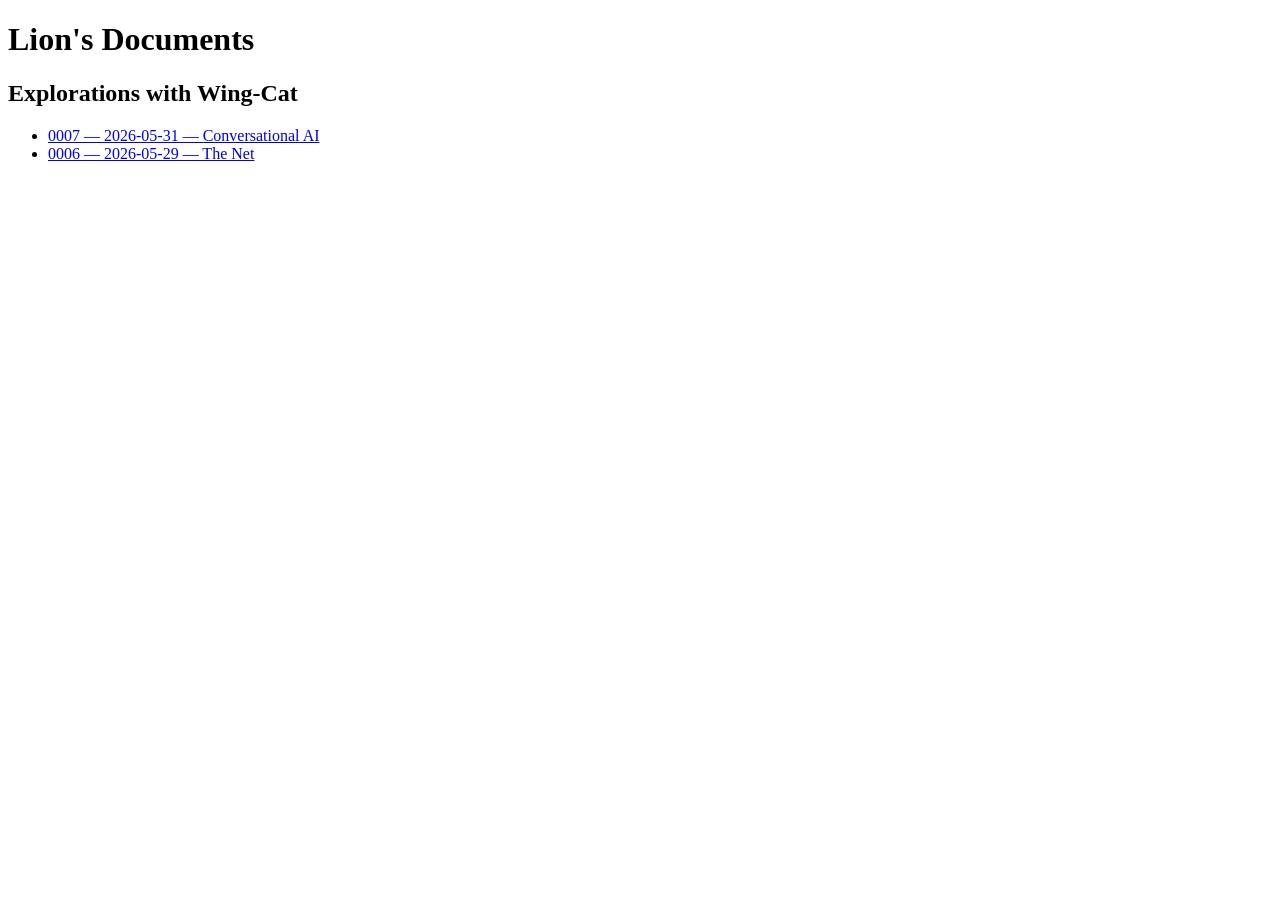
<file: index.html>
<!doctype html>
<html lang="en">
<head>
  <meta charset="utf-8">
  <title>Lion's Documents</title>
  <meta name="viewport" content="width=device-width, initial-scale=1">
</head>
<body>
  <h1>Lion's Documents</h1>

  <h2>Explorations with Wing-Cat</h2>

  <ul>
    <li>
      <a href="explorations-with-wing-cat/0007__2026-05-31_conversational-ai/">
        0007 — 2026-05-31 — Conversational AI
      </a>
    </li>
    <li>
      <a href="explorations-with-wing-cat/0006__2026-05-29_the-net/">
        0006 — 2026-05-29 — The Net
      </a>
    </li>
  </ul>
</body>
</html>
</file>
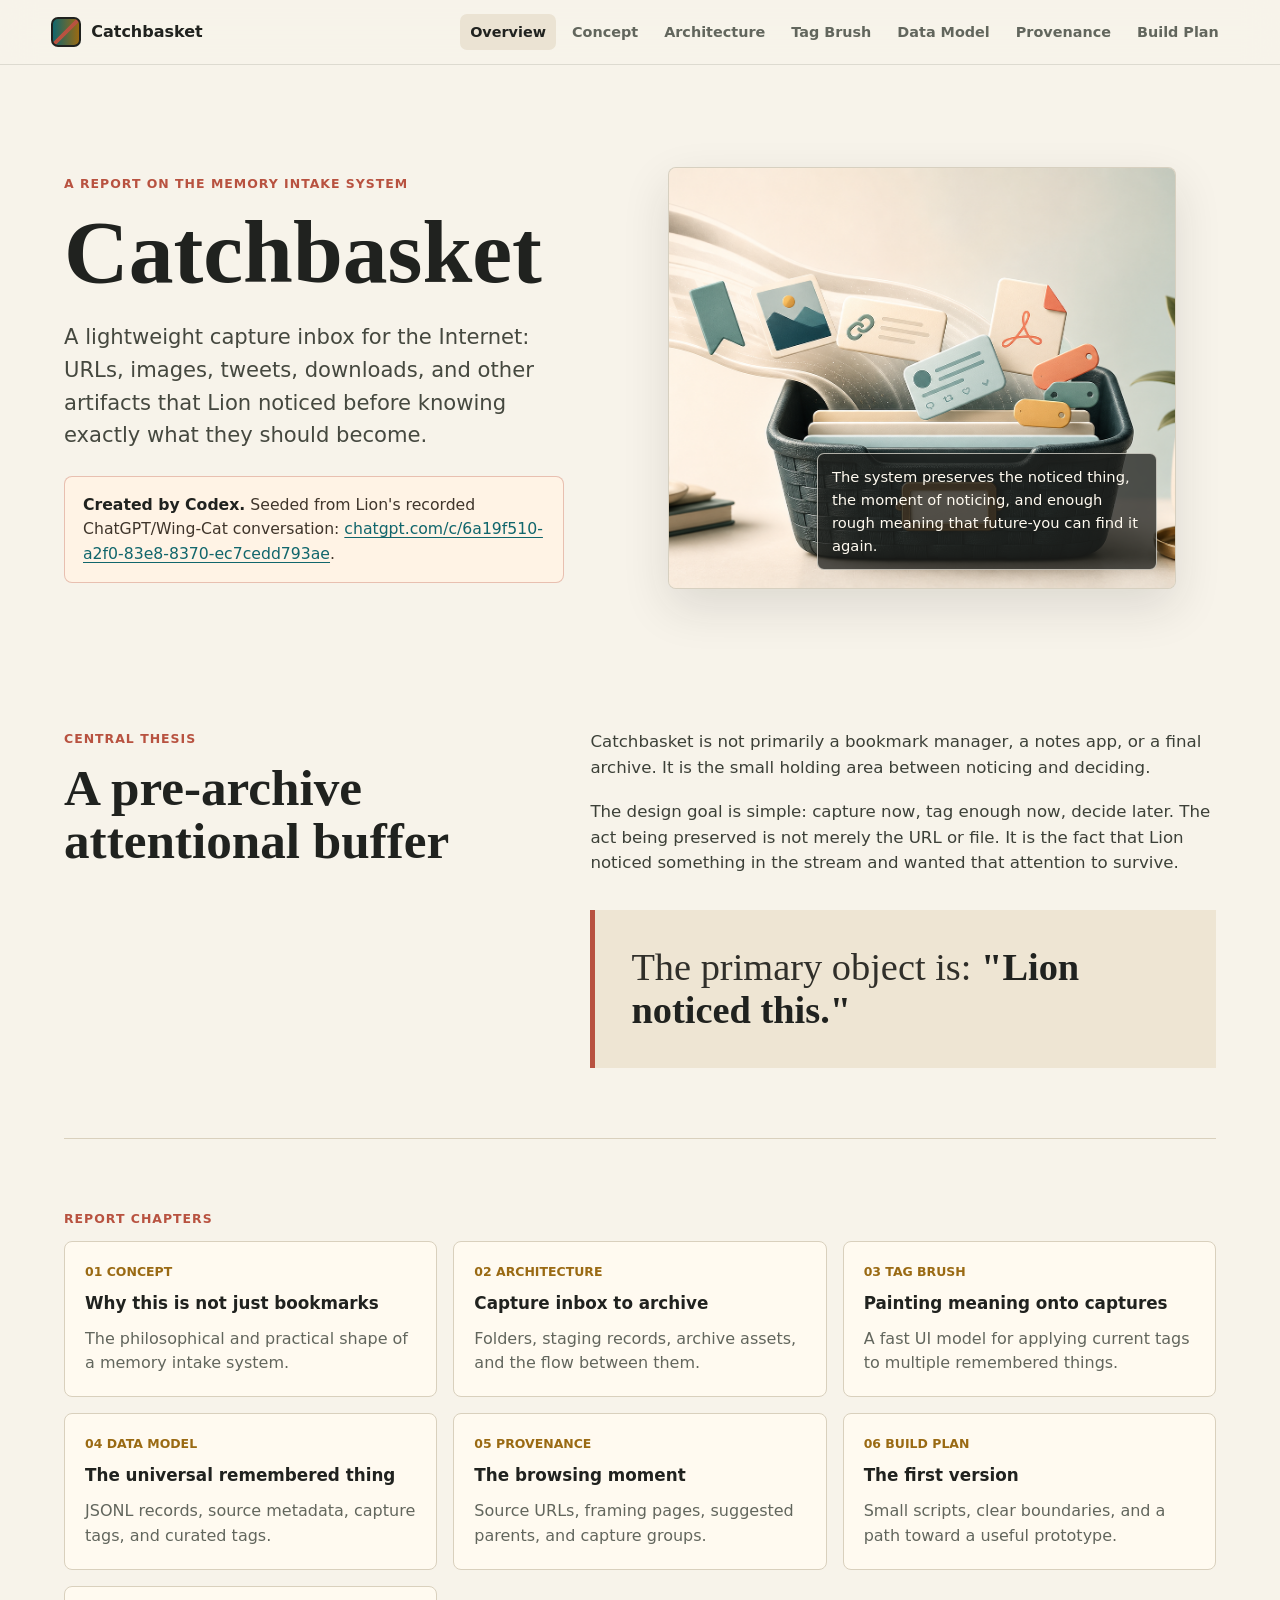
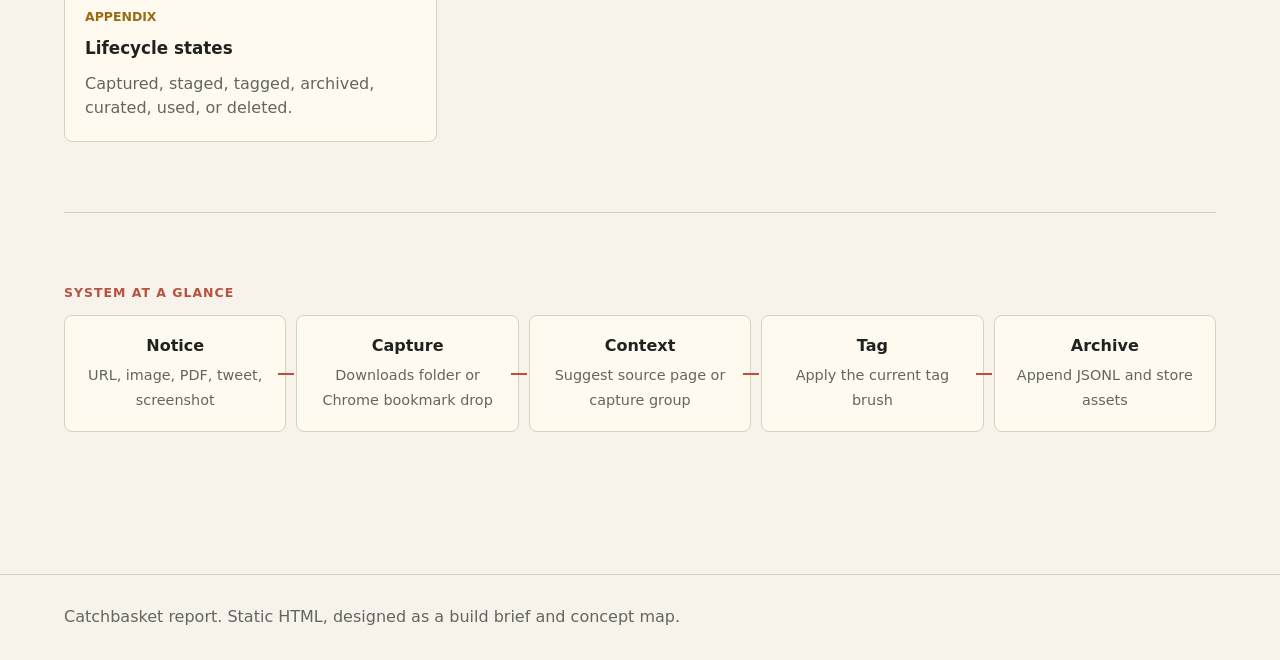
<file: explorations-with-wing-cat/0006__2026-05-29_the-net/index.html>
<!doctype html>
<html lang="en">
<head>
  <meta charset="utf-8">
  <meta name="viewport" content="width=device-width, initial-scale=1">
  <title>Catchbasket Report</title>
  <link rel="stylesheet" href="styles.css">
</head>
<body>
  <div class="site-shell">
    <header class="topbar">
      <a class="brand" href="index.html"><span class="brand-mark" aria-hidden="true"></span><span>Catchbasket</span></a>
      <nav class="nav" aria-label="Report pages">
        <a href="index.html" aria-current="page">Overview</a>
        <a href="concept.html">Concept</a>
        <a href="architecture.html">Architecture</a>
        <a href="tag-brush.html">Tag Brush</a>
        <a href="data-model.html">Data Model</a>
        <a href="provenance.html">Provenance</a>
        <a href="implementation.html">Build Plan</a>
      </nav>
    </header>

    <main>
      <section class="hero">
        <div class="hero-copy">
          <p class="eyebrow">A report on the Memory Intake System</p>
          <h1>Catchbasket</h1>
          <p class="dek">A lightweight capture inbox for the Internet: URLs, images, tweets, downloads, and other artifacts that Lion noticed before knowing exactly what they should become.</p>
          <div class="credit-box">
            <strong>Created by Codex.</strong> Seeded from Lion's recorded ChatGPT/Wing-Cat conversation:
            <a href="https://chatgpt.com/c/6a19f510-a2f0-83e8-8370-ec7cedd793ae">chatgpt.com/c/6a19f510-a2f0-83e8-8370-ec7cedd793ae</a>.
          </div>
        </div>
        <figure class="hero-figure">
          <img src="assets/capture-basket-hero.png" alt="A digital capture basket holding internet artifacts and tag chips">
          <figcaption class="caption-ribbon">The system preserves the noticed thing, the moment of noticing, and enough rough meaning that future-you can find it again.</figcaption>
        </figure>
      </section>

      <div class="content">
        <section class="section split">
          <div>
            <p class="eyebrow">Central thesis</p>
            <h2>A pre-archive attentional buffer</h2>
          </div>
          <div class="prose">
            <p>Catchbasket is not primarily a bookmark manager, a notes app, or a final archive. It is the small holding area between noticing and deciding.</p>
            <p>The design goal is simple: capture now, tag enough now, decide later. The act being preserved is not merely the URL or file. It is the fact that Lion noticed something in the stream and wanted that attention to survive.</p>
            <div class="quote-band">The primary object is: <strong>"Lion noticed this."</strong></div>
          </div>
        </section>

        <section class="section">
          <p class="eyebrow">Report chapters</p>
          <div class="chapter-grid">
            <a class="chapter-card" href="concept.html">
              <span class="chapter-number">01 Concept</span>
              <h3>Why this is not just bookmarks</h3>
              <p>The philosophical and practical shape of a memory intake system.</p>
            </a>
            <a class="chapter-card" href="architecture.html">
              <span class="chapter-number">02 Architecture</span>
              <h3>Capture inbox to archive</h3>
              <p>Folders, staging records, archive assets, and the flow between them.</p>
            </a>
            <a class="chapter-card" href="tag-brush.html">
              <span class="chapter-number">03 Tag Brush</span>
              <h3>Painting meaning onto captures</h3>
              <p>A fast UI model for applying current tags to multiple remembered things.</p>
            </a>
            <a class="chapter-card" href="data-model.html">
              <span class="chapter-number">04 Data Model</span>
              <h3>The universal remembered thing</h3>
              <p>JSONL records, source metadata, capture tags, and curated tags.</p>
            </a>
            <a class="chapter-card" href="provenance.html">
              <span class="chapter-number">05 Provenance</span>
              <h3>The browsing moment</h3>
              <p>Source URLs, framing pages, suggested parents, and capture groups.</p>
            </a>
            <a class="chapter-card" href="implementation.html">
              <span class="chapter-number">06 Build Plan</span>
              <h3>The first version</h3>
              <p>Small scripts, clear boundaries, and a path toward a useful prototype.</p>
            </a>
            <a class="chapter-card" href="architecture.html#lifecycle">
              <span class="chapter-number">Appendix</span>
              <h3>Lifecycle states</h3>
              <p>Captured, staged, tagged, archived, curated, used, or deleted.</p>
            </a>
          </div>
        </section>

        <section class="section">
          <p class="eyebrow">System at a glance</p>
          <div class="flow" aria-label="Capture flow">
            <div class="flow-step"><b>Notice</b><span>URL, image, PDF, tweet, screenshot</span></div>
            <div class="flow-step"><b>Capture</b><span>Downloads folder or Chrome bookmark drop</span></div>
            <div class="flow-step"><b>Context</b><span>Suggest source page or capture group</span></div>
            <div class="flow-step"><b>Tag</b><span>Apply the current tag brush</span></div>
            <div class="flow-step"><b>Archive</b><span>Append JSONL and store assets</span></div>
          </div>
        </section>
      </div>
    </main>

    <footer class="footer">Catchbasket report. Static HTML, designed as a build brief and concept map.</footer>
  </div>
</body>
</html>
</file>
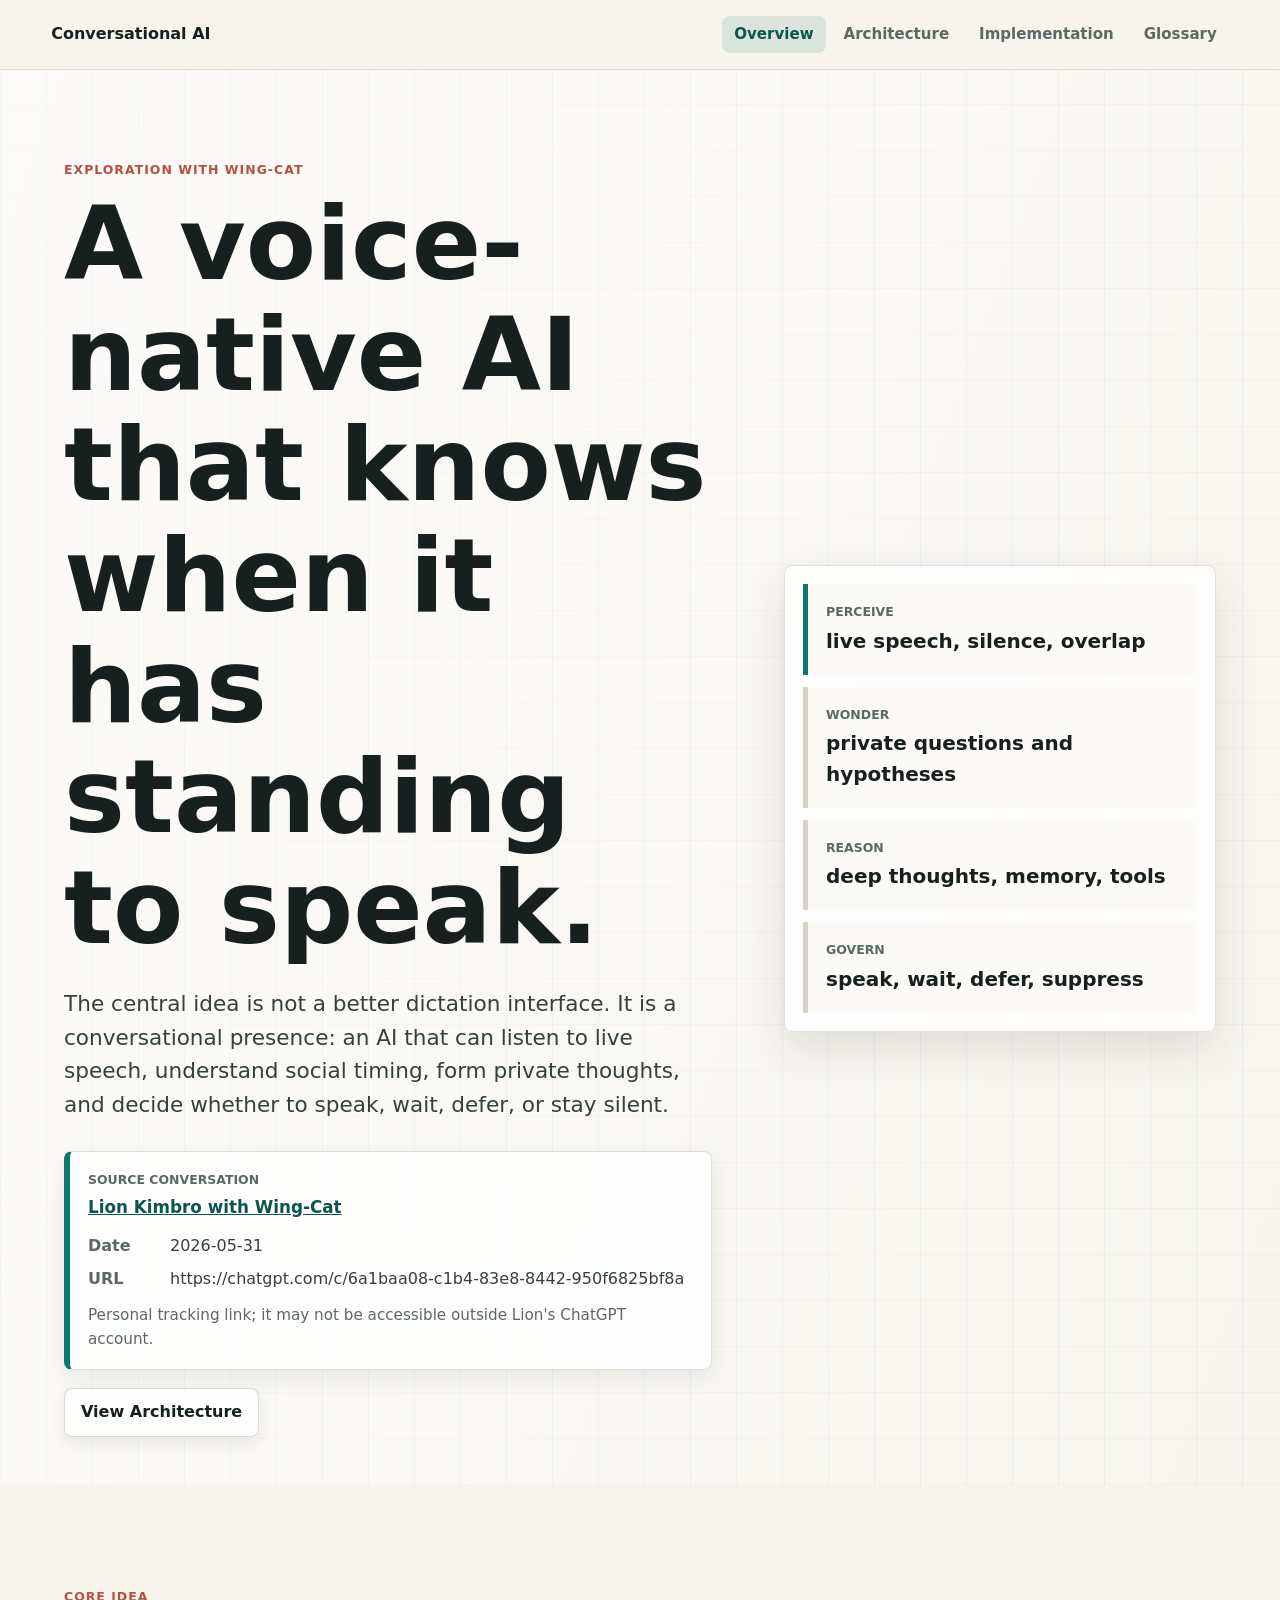
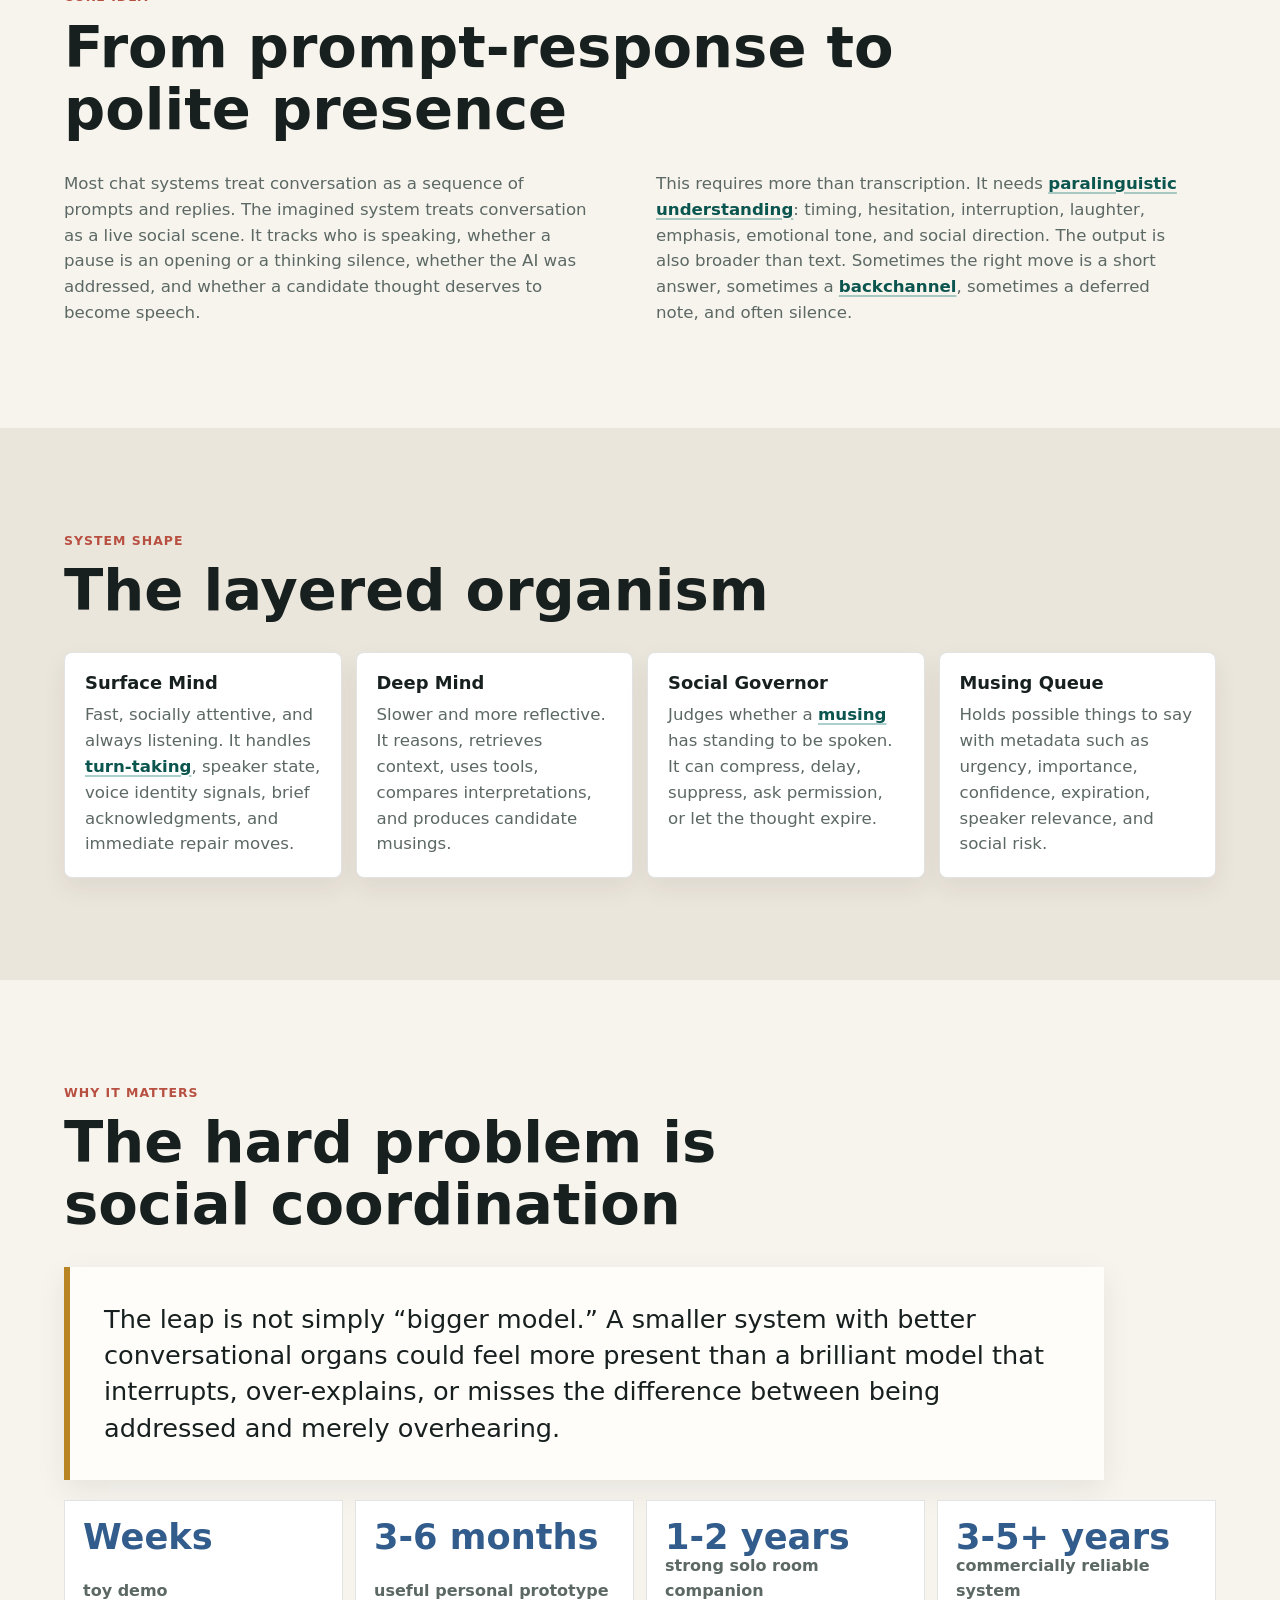
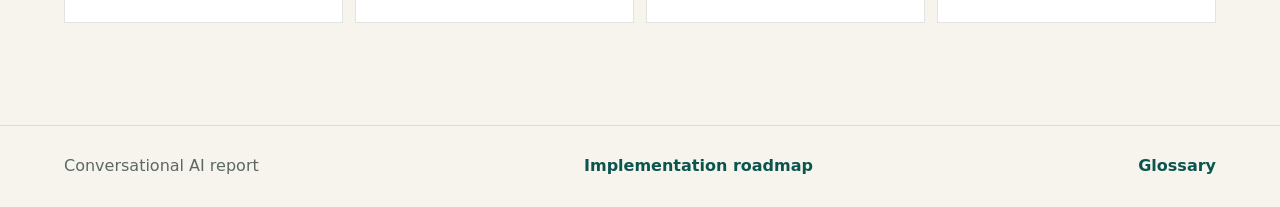
<file: explorations-with-wing-cat/0007__2026-05-31_conversational-ai/index.html>
<!doctype html>
<html lang="en">
  <head>
    <meta charset="utf-8">
    <meta name="viewport" content="width=device-width, initial-scale=1">
    <title>Conversational AI: A Socially Aware Voice Agent</title>
    <link rel="stylesheet" href="styles.css">
  </head>
  <body>
    <header class="site-header">
      <a class="brand" href="index.html">Conversational AI</a>
      <nav class="nav" aria-label="Primary">
        <a aria-current="page" href="index.html">Overview</a>
        <a href="architecture.html">Architecture</a>
        <a href="implementation.html">Implementation</a>
        <a href="glossary.html">Glossary</a>
      </nav>
    </header>

    <main>
      <section class="hero">
        <div class="hero-copy">
          <p class="eyebrow">Exploration With Wing-Cat</p>
          <h1>A voice-native AI that knows when it has standing to speak.</h1>
          <p class="lead">
            The central idea is not a better dictation interface. It is a conversational presence:
            an AI that can listen to live speech, understand social timing, form private thoughts,
            and decide whether to speak, wait, defer, or stay silent.
          </p>
          <div class="source-card" aria-label="Source conversation">
            <p class="source-title">Source conversation</p>
            <a href="https://chatgpt.com/c/6a1baa08-c1b4-83e8-8442-950f6825bf8a">Lion Kimbro with Wing-Cat</a>
            <dl>
              <div>
                <dt>Date</dt>
                <dd>2026-05-31</dd>
              </div>
              <div>
                <dt>URL</dt>
                <dd>https://chatgpt.com/c/6a1baa08-c1b4-83e8-8442-950f6825bf8a</dd>
              </div>
            </dl>
            <p class="source-note">Personal tracking link; it may not be accessible outside Lion's ChatGPT account.</p>
          </div>
          <div class="hero-actions">
            <a class="button" href="architecture.html">View Architecture</a>
          </div>
        </div>
        <div class="signal-panel" aria-label="Concept summary">
          <div class="signal-row active">
            <span>Perceive</span>
            <strong>live speech, silence, overlap</strong>
          </div>
          <div class="signal-row">
            <span>Wonder</span>
            <strong>private questions and hypotheses</strong>
          </div>
          <div class="signal-row">
            <span>Reason</span>
            <strong>deep thoughts, memory, tools</strong>
          </div>
          <div class="signal-row">
            <span>Govern</span>
            <strong>speak, wait, defer, suppress</strong>
          </div>
        </div>
      </section>

      <section class="section">
        <div class="section-heading">
          <p class="eyebrow">Core Idea</p>
          <h2>From prompt-response to polite presence</h2>
        </div>
        <div class="two-column">
          <p>
            Most chat systems treat conversation as a sequence of prompts and replies. The imagined
            system treats conversation as a live social scene. It tracks who is speaking, whether a
            pause is an opening or a thinking silence, whether the AI was addressed, and whether a
            candidate thought deserves to become speech.
          </p>
          <p>
            This requires more than transcription. It needs <a class="glossary-link" href="glossary.html#paralinguistic-understanding">paralinguistic understanding</a>: timing,
            hesitation, interruption, laughter, emphasis, emotional tone, and social direction. The
            output is also broader than text. Sometimes the right move is a short answer, sometimes
            a <a class="glossary-link" href="glossary.html#backchannel">backchannel</a>, sometimes a deferred note, and often silence.
          </p>
        </div>
      </section>

      <section class="section band">
        <div class="section-heading">
          <p class="eyebrow">System Shape</p>
          <h2>The layered organism</h2>
        </div>
        <div class="feature-grid">
          <article class="feature">
            <h3>Surface Mind</h3>
            <p>Fast, socially attentive, and always listening. It handles <a class="glossary-link" href="glossary.html#turn-taking">turn-taking</a>, speaker state, voice identity signals, brief acknowledgments, and immediate repair moves.</p>
          </article>
          <article class="feature">
            <h3>Deep Mind</h3>
            <p>Slower and more reflective. It reasons, retrieves context, uses tools, compares interpretations, and produces candidate musings.</p>
          </article>
          <article class="feature">
            <h3>Social Governor</h3>
            <p>Judges whether a <a class="glossary-link" href="glossary.html#musing">musing</a> has standing to be spoken. It can compress, delay, suppress, ask permission, or let the thought expire.</p>
          </article>
          <article class="feature">
            <h3>Musing Queue</h3>
            <p>Holds possible things to say with metadata such as urgency, importance, confidence, expiration, speaker relevance, and social risk.</p>
          </article>
        </div>
      </section>

      <section class="section">
        <div class="section-heading">
          <p class="eyebrow">Why It Matters</p>
          <h2>The hard problem is social coordination</h2>
        </div>
        <div class="callout">
          <p>
            The leap is not simply “bigger model.” A smaller system with better conversational organs
            could feel more present than a brilliant model that interrupts, over-explains, or misses
            the difference between being addressed and merely overhearing.
          </p>
        </div>
        <div class="metrics">
          <div>
            <strong>Weeks</strong>
            <span>toy demo</span>
          </div>
          <div>
            <strong>3-6 months</strong>
            <span>useful personal prototype</span>
          </div>
          <div>
            <strong>1-2 years</strong>
            <span>strong solo room companion</span>
          </div>
          <div>
            <strong>3-5+ years</strong>
            <span>commercially reliable system</span>
          </div>
        </div>
      </section>
    </main>

    <footer class="site-footer">
      <span>Conversational AI report</span>
      <a href="implementation.html">Implementation roadmap</a>
      <a href="glossary.html">Glossary</a>
    </footer>
  </body>
</html>
</file>
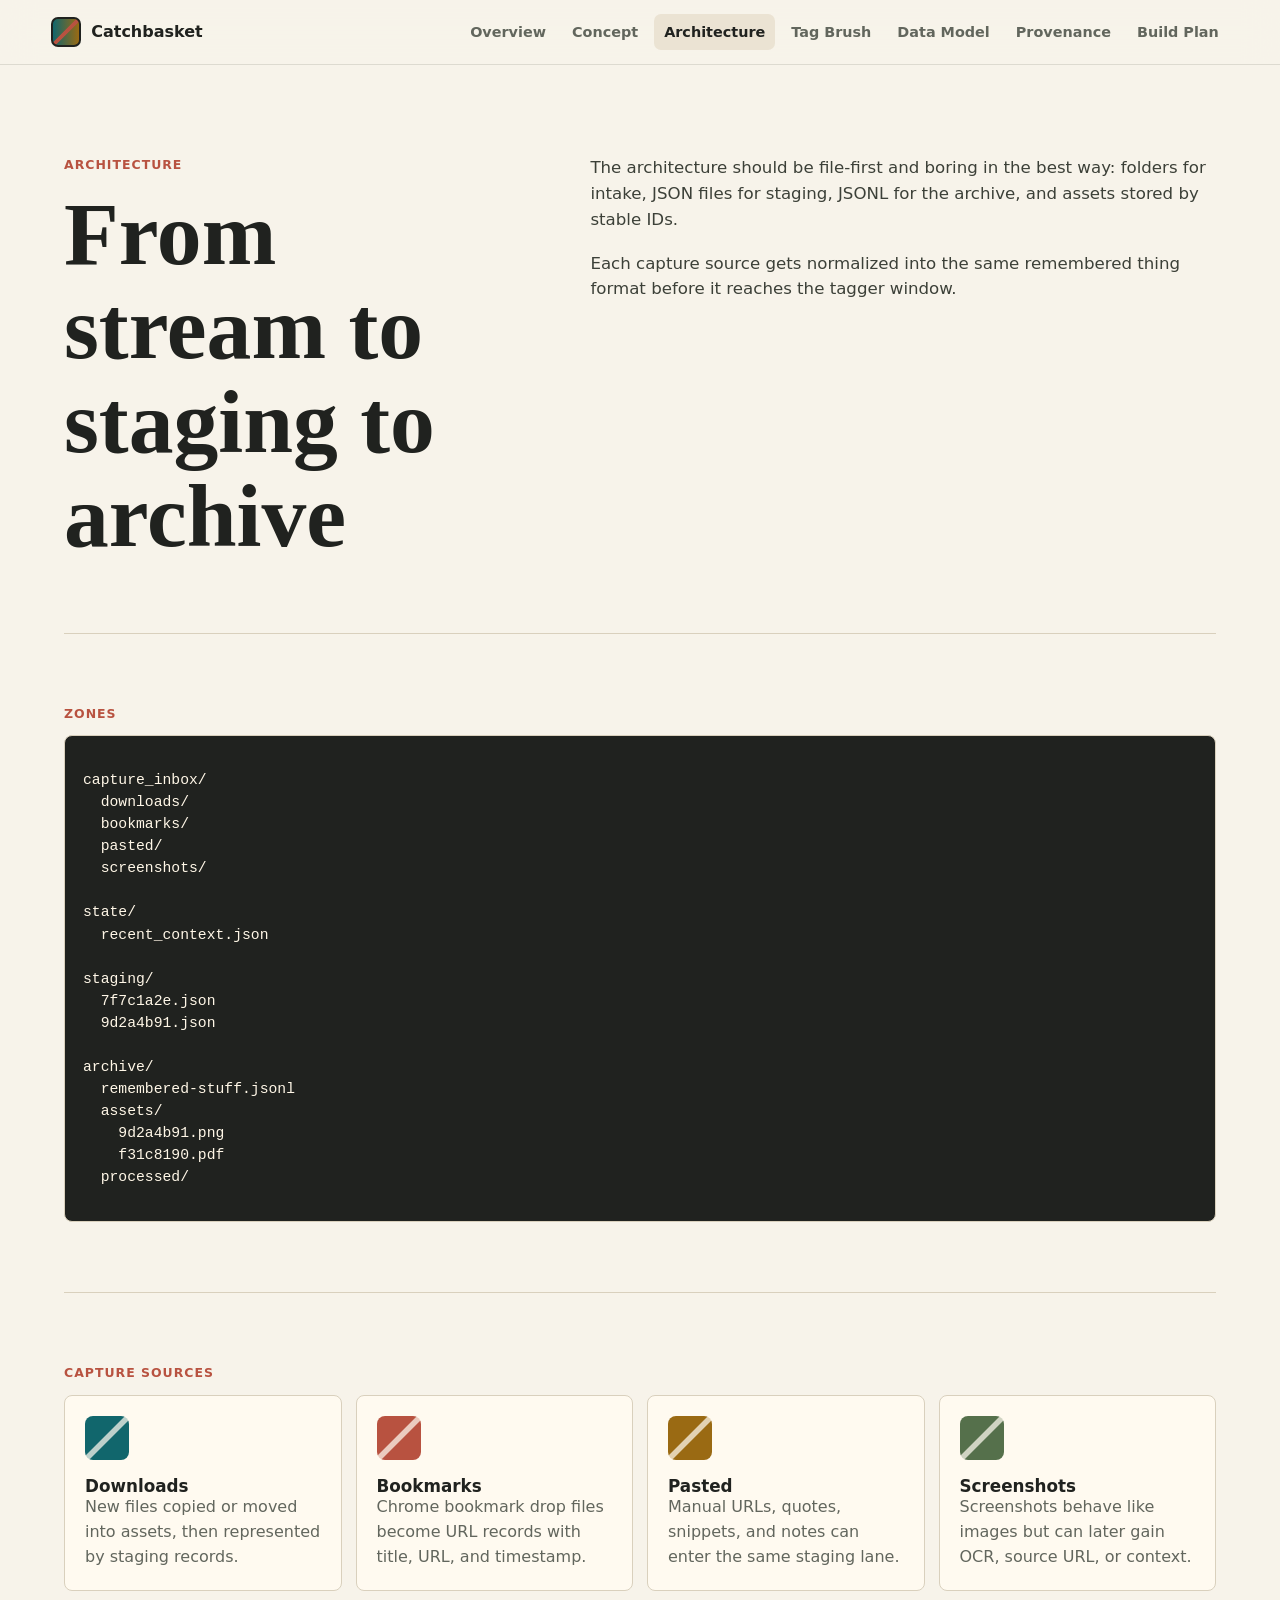
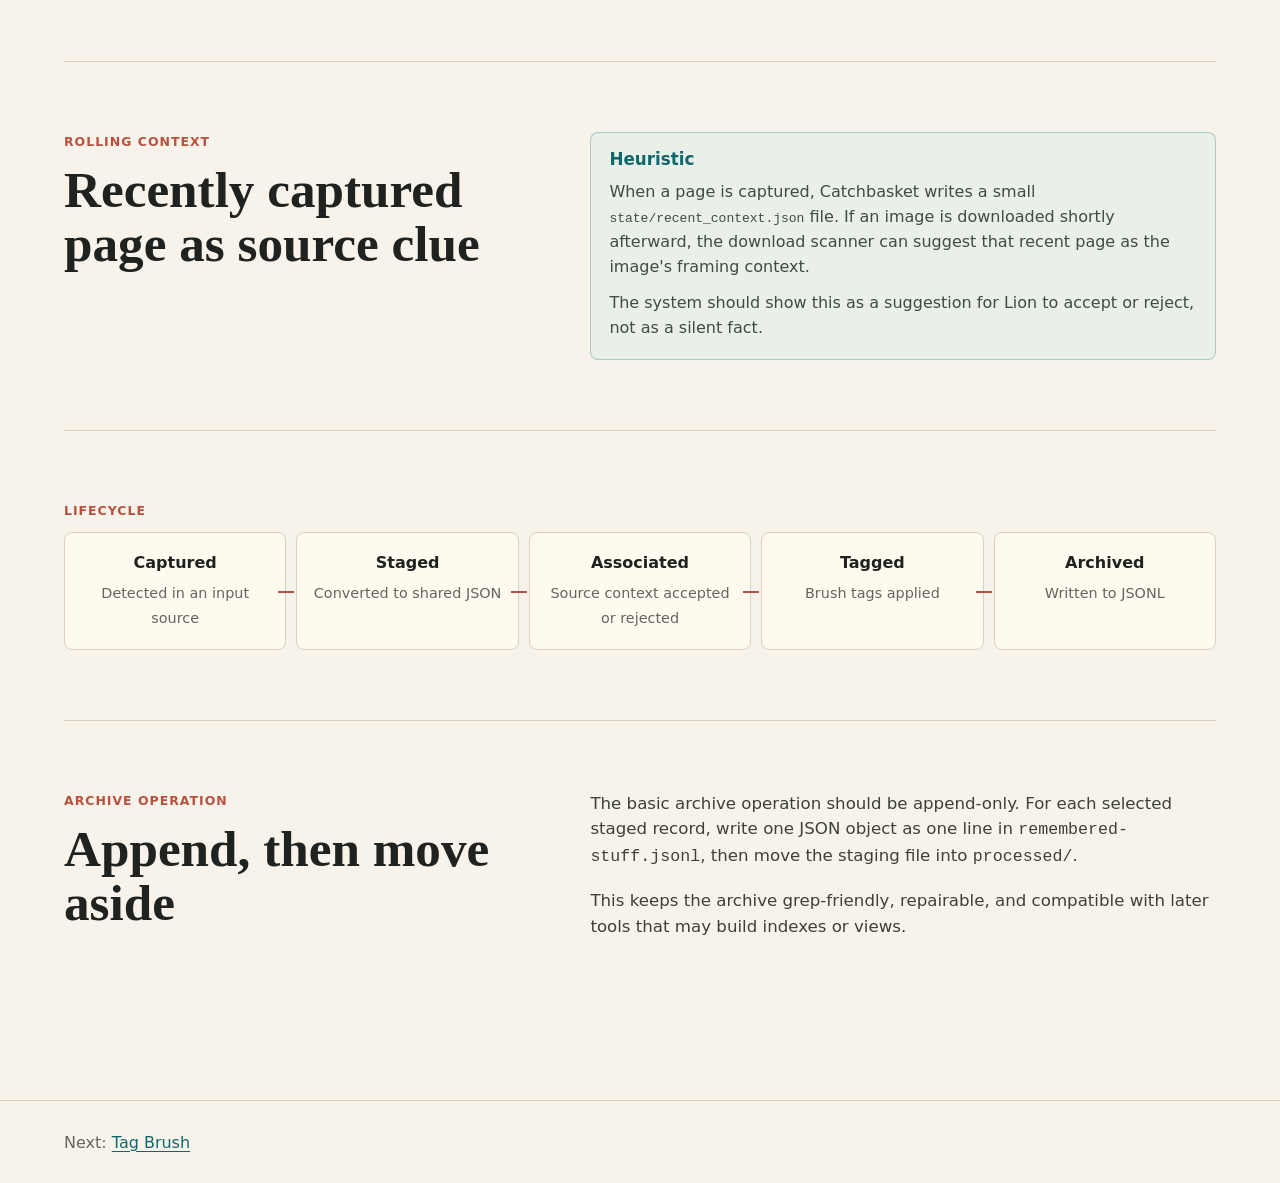
<file: explorations-with-wing-cat/0006__2026-05-29_the-net/architecture.html>
<!doctype html>
<html lang="en">
<head>
  <meta charset="utf-8">
  <meta name="viewport" content="width=device-width, initial-scale=1">
  <title>Catchbasket - Architecture</title>
  <link rel="stylesheet" href="styles.css">
</head>
<body>
  <header class="topbar">
    <a class="brand" href="index.html"><span class="brand-mark" aria-hidden="true"></span><span>Catchbasket</span></a>
    <nav class="nav" aria-label="Report pages">
      <a href="index.html">Overview</a>
      <a href="concept.html">Concept</a>
      <a href="architecture.html" aria-current="page">Architecture</a>
      <a href="tag-brush.html">Tag Brush</a>
      <a href="data-model.html">Data Model</a>
      <a href="provenance.html">Provenance</a>
      <a href="implementation.html">Build Plan</a>
    </nav>
  </header>

  <main class="content">
    <section class="section split">
      <div>
        <p class="eyebrow">Architecture</p>
        <h1>From stream to staging to archive</h1>
      </div>
      <div class="prose">
        <p>The architecture should be file-first and boring in the best way: folders for intake, JSON files for staging, JSONL for the archive, and assets stored by stable IDs.</p>
        <p>Each capture source gets normalized into the same remembered thing format before it reaches the tagger window.</p>
      </div>
    </section>

    <section class="section">
      <p class="eyebrow">Zones</p>
      <div class="code-panel"><pre>capture_inbox/
  downloads/
  bookmarks/
  pasted/
  screenshots/

state/
  recent_context.json

staging/
  7f7c1a2e.json
  9d2a4b91.json

archive/
  remembered-stuff.jsonl
  assets/
    9d2a4b91.png
    f31c8190.pdf
  processed/</pre></div>
    </section>

    <section class="section">
      <p class="eyebrow">Capture sources</p>
      <div class="source-grid">
        <article class="source-card">
          <div class="source-symbol" aria-hidden="true"></div>
          <h3>Downloads</h3>
          <p>New files copied or moved into assets, then represented by staging records.</p>
        </article>
        <article class="source-card">
          <div class="source-symbol" aria-hidden="true"></div>
          <h3>Bookmarks</h3>
          <p>Chrome bookmark drop files become URL records with title, URL, and timestamp.</p>
        </article>
        <article class="source-card">
          <div class="source-symbol" aria-hidden="true"></div>
          <h3>Pasted</h3>
          <p>Manual URLs, quotes, snippets, and notes can enter the same staging lane.</p>
        </article>
        <article class="source-card">
          <div class="source-symbol" aria-hidden="true"></div>
          <h3>Screenshots</h3>
          <p>Screenshots behave like images but can later gain OCR, source URL, or context.</p>
        </article>
      </div>
    </section>

    <section class="section split">
      <div>
        <p class="eyebrow">Rolling context</p>
        <h2>Recently captured page as source clue</h2>
      </div>
      <div class="context-callout">
        <h3>Heuristic</h3>
        <p>When a page is captured, Catchbasket writes a small <code>state/recent_context.json</code> file. If an image is downloaded shortly afterward, the download scanner can suggest that recent page as the image's framing context.</p>
        <p>The system should show this as a suggestion for Lion to accept or reject, not as a silent fact.</p>
      </div>
    </section>

    <section class="section" id="lifecycle">
      <p class="eyebrow">Lifecycle</p>
      <div class="flow" aria-label="Record lifecycle">
        <div class="flow-step"><b>Captured</b><span>Detected in an input source</span></div>
        <div class="flow-step"><b>Staged</b><span>Converted to shared JSON</span></div>
        <div class="flow-step"><b>Associated</b><span>Source context accepted or rejected</span></div>
        <div class="flow-step"><b>Tagged</b><span>Brush tags applied</span></div>
        <div class="flow-step"><b>Archived</b><span>Written to JSONL</span></div>
      </div>
    </section>

    <section class="section split">
      <div>
        <p class="eyebrow">Archive operation</p>
        <h2>Append, then move aside</h2>
      </div>
      <div class="prose">
        <p>The basic archive operation should be append-only. For each selected staged record, write one JSON object as one line in <code>remembered-stuff.jsonl</code>, then move the staging file into <code>processed/</code>.</p>
        <p>This keeps the archive grep-friendly, repairable, and compatible with later tools that may build indexes or views.</p>
      </div>
    </section>
  </main>

  <footer class="footer">Next: <a href="tag-brush.html">Tag Brush</a></footer>
</body>
</html>
</file>
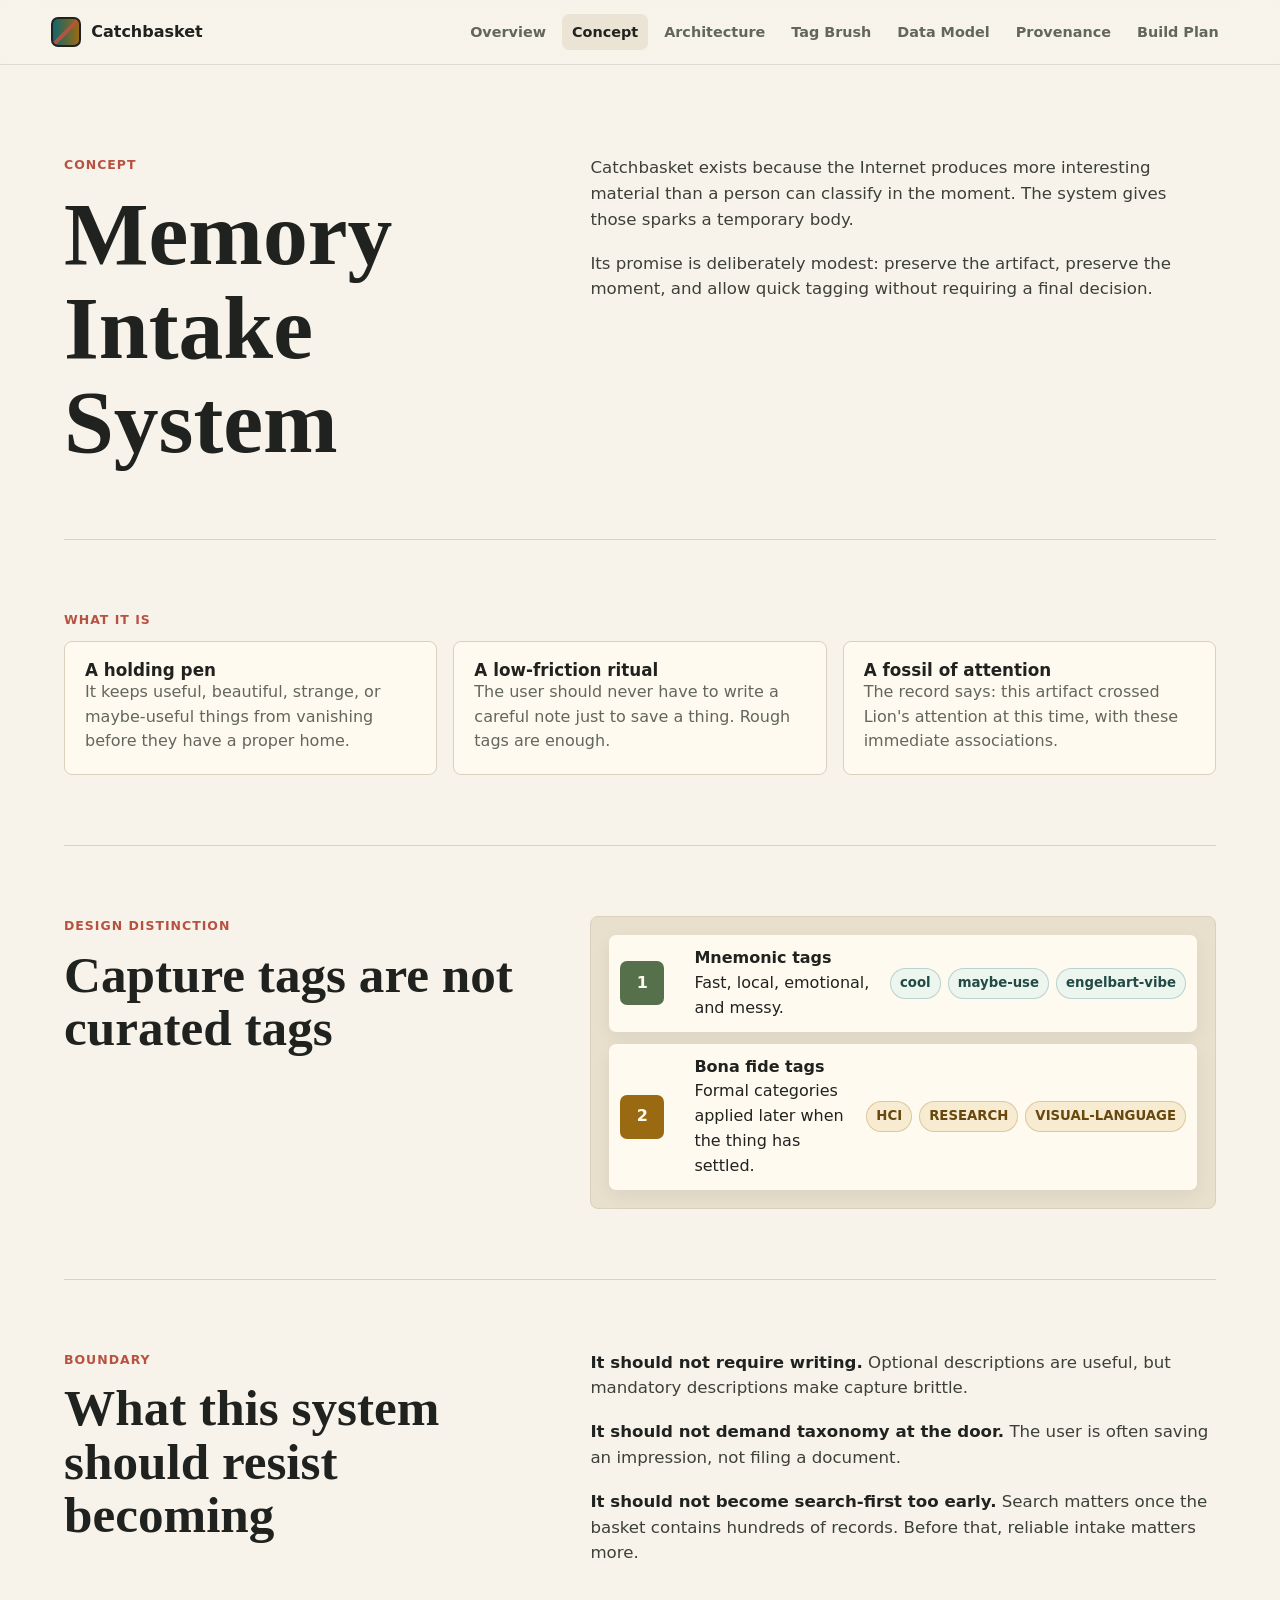
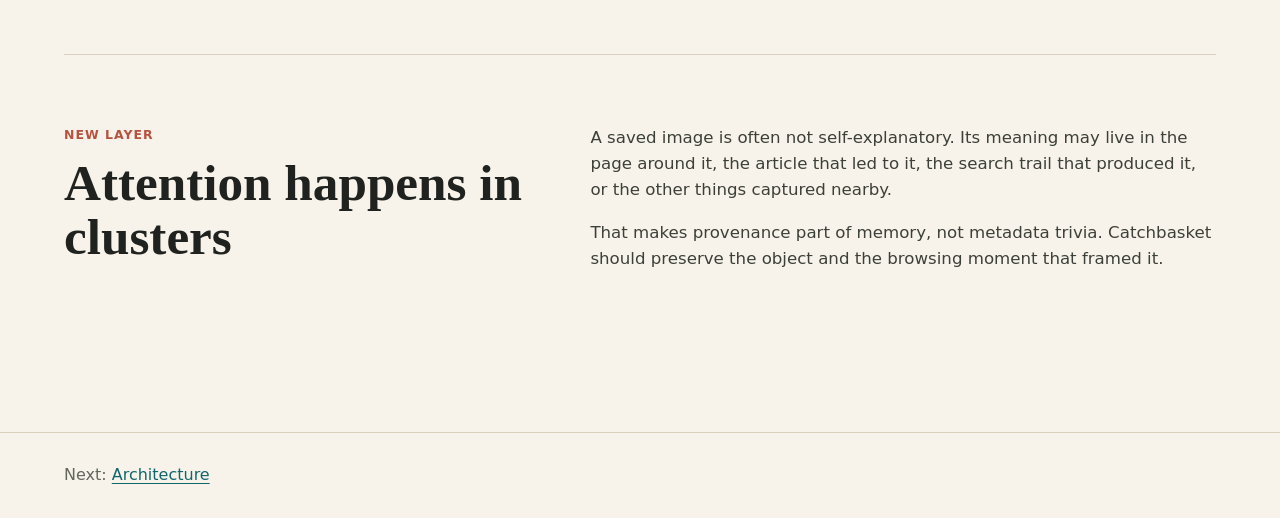
<file: explorations-with-wing-cat/0006__2026-05-29_the-net/concept.html>
<!doctype html>
<html lang="en">
<head>
  <meta charset="utf-8">
  <meta name="viewport" content="width=device-width, initial-scale=1">
  <title>Catchbasket - Concept</title>
  <link rel="stylesheet" href="styles.css">
</head>
<body>
  <header class="topbar">
    <a class="brand" href="index.html"><span class="brand-mark" aria-hidden="true"></span><span>Catchbasket</span></a>
    <nav class="nav" aria-label="Report pages">
      <a href="index.html">Overview</a>
      <a href="concept.html" aria-current="page">Concept</a>
      <a href="architecture.html">Architecture</a>
      <a href="tag-brush.html">Tag Brush</a>
      <a href="data-model.html">Data Model</a>
      <a href="provenance.html">Provenance</a>
      <a href="implementation.html">Build Plan</a>
    </nav>
  </header>

  <main class="content">
    <section class="section split">
      <div>
        <p class="eyebrow">Concept</p>
        <h1>Memory Intake System</h1>
      </div>
      <div class="prose">
        <p>Catchbasket exists because the Internet produces more interesting material than a person can classify in the moment. The system gives those sparks a temporary body.</p>
        <p>Its promise is deliberately modest: preserve the artifact, preserve the moment, and allow quick tagging without requiring a final decision.</p>
      </div>
    </section>

    <section class="section">
      <p class="eyebrow">What it is</p>
      <div class="principle-grid">
        <article class="principle">
          <h3>A holding pen</h3>
          <p>It keeps useful, beautiful, strange, or maybe-useful things from vanishing before they have a proper home.</p>
        </article>
        <article class="principle">
          <h3>A low-friction ritual</h3>
          <p>The user should never have to write a careful note just to save a thing. Rough tags are enough.</p>
        </article>
        <article class="principle">
          <h3>A fossil of attention</h3>
          <p>The record says: this artifact crossed Lion's attention at this time, with these immediate associations.</p>
        </article>
      </div>
    </section>

    <section class="section split">
      <div>
        <p class="eyebrow">Design distinction</p>
        <h2>Capture tags are not curated tags</h2>
      </div>
      <div class="artifact-board">
        <div class="artifact-row">
          <span class="artifact-icon note">1</span>
          <div><strong>Mnemonic tags</strong><br><span class="muted">Fast, local, emotional, and messy.</span></div>
          <div class="tag-list"><span class="tag">cool</span><span class="tag">maybe-use</span><span class="tag">engelbart-vibe</span></div>
        </div>
        <div class="artifact-row">
          <span class="artifact-icon pdf">2</span>
          <div><strong>Bona fide tags</strong><br><span class="muted">Formal categories applied later when the thing has settled.</span></div>
          <div class="tag-list"><span class="tag formal">HCI</span><span class="tag formal">RESEARCH</span><span class="tag formal">VISUAL-LANGUAGE</span></div>
        </div>
      </div>
    </section>

    <section class="section split">
      <div>
        <p class="eyebrow">Boundary</p>
        <h2>What this system should resist becoming</h2>
      </div>
      <div class="prose">
        <p><strong>It should not require writing.</strong> Optional descriptions are useful, but mandatory descriptions make capture brittle.</p>
        <p><strong>It should not demand taxonomy at the door.</strong> The user is often saving an impression, not filing a document.</p>
        <p><strong>It should not become search-first too early.</strong> Search matters once the basket contains hundreds of records. Before that, reliable intake matters more.</p>
      </div>
    </section>

    <section class="section split">
      <div>
        <p class="eyebrow">New layer</p>
        <h2>Attention happens in clusters</h2>
      </div>
      <div class="prose">
        <p>A saved image is often not self-explanatory. Its meaning may live in the page around it, the article that led to it, the search trail that produced it, or the other things captured nearby.</p>
        <p>That makes provenance part of memory, not metadata trivia. Catchbasket should preserve the object and the browsing moment that framed it.</p>
      </div>
    </section>
  </main>

  <footer class="footer">Next: <a href="architecture.html">Architecture</a></footer>
</body>
</html>
</file>
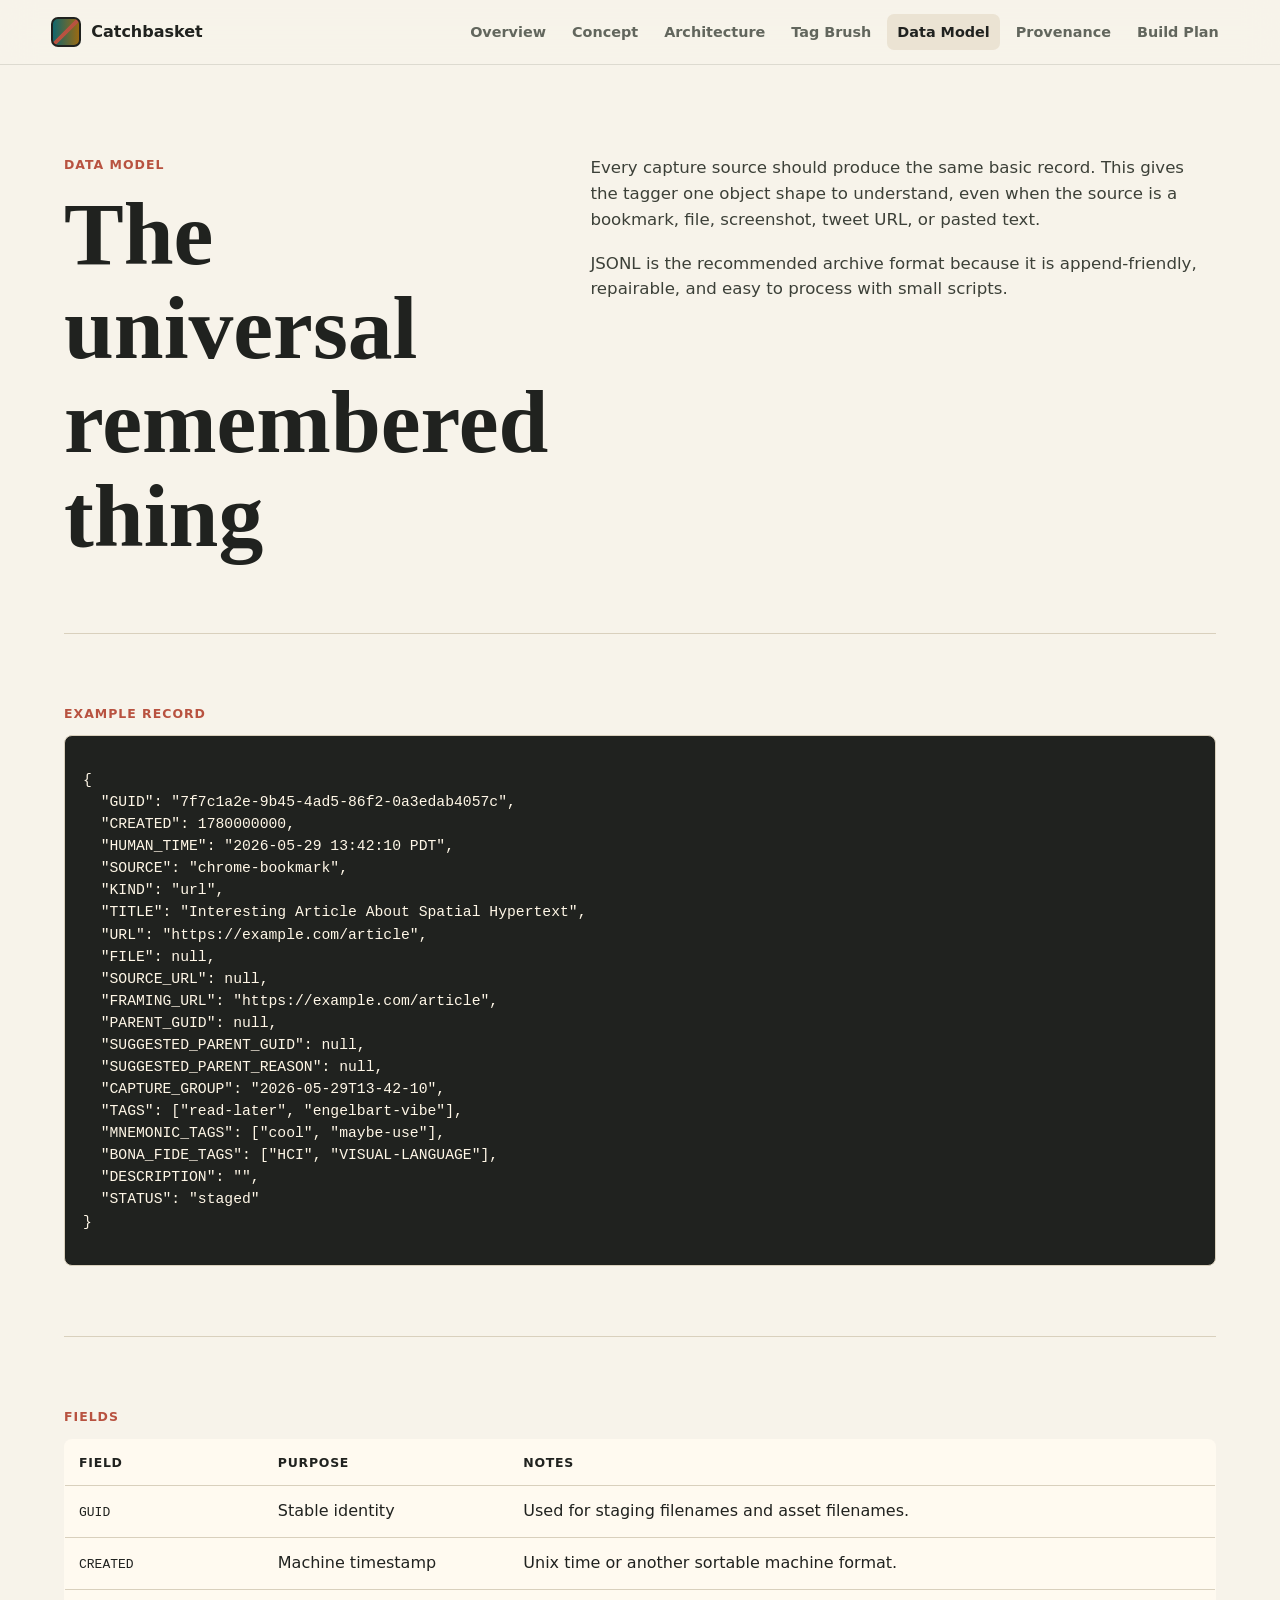
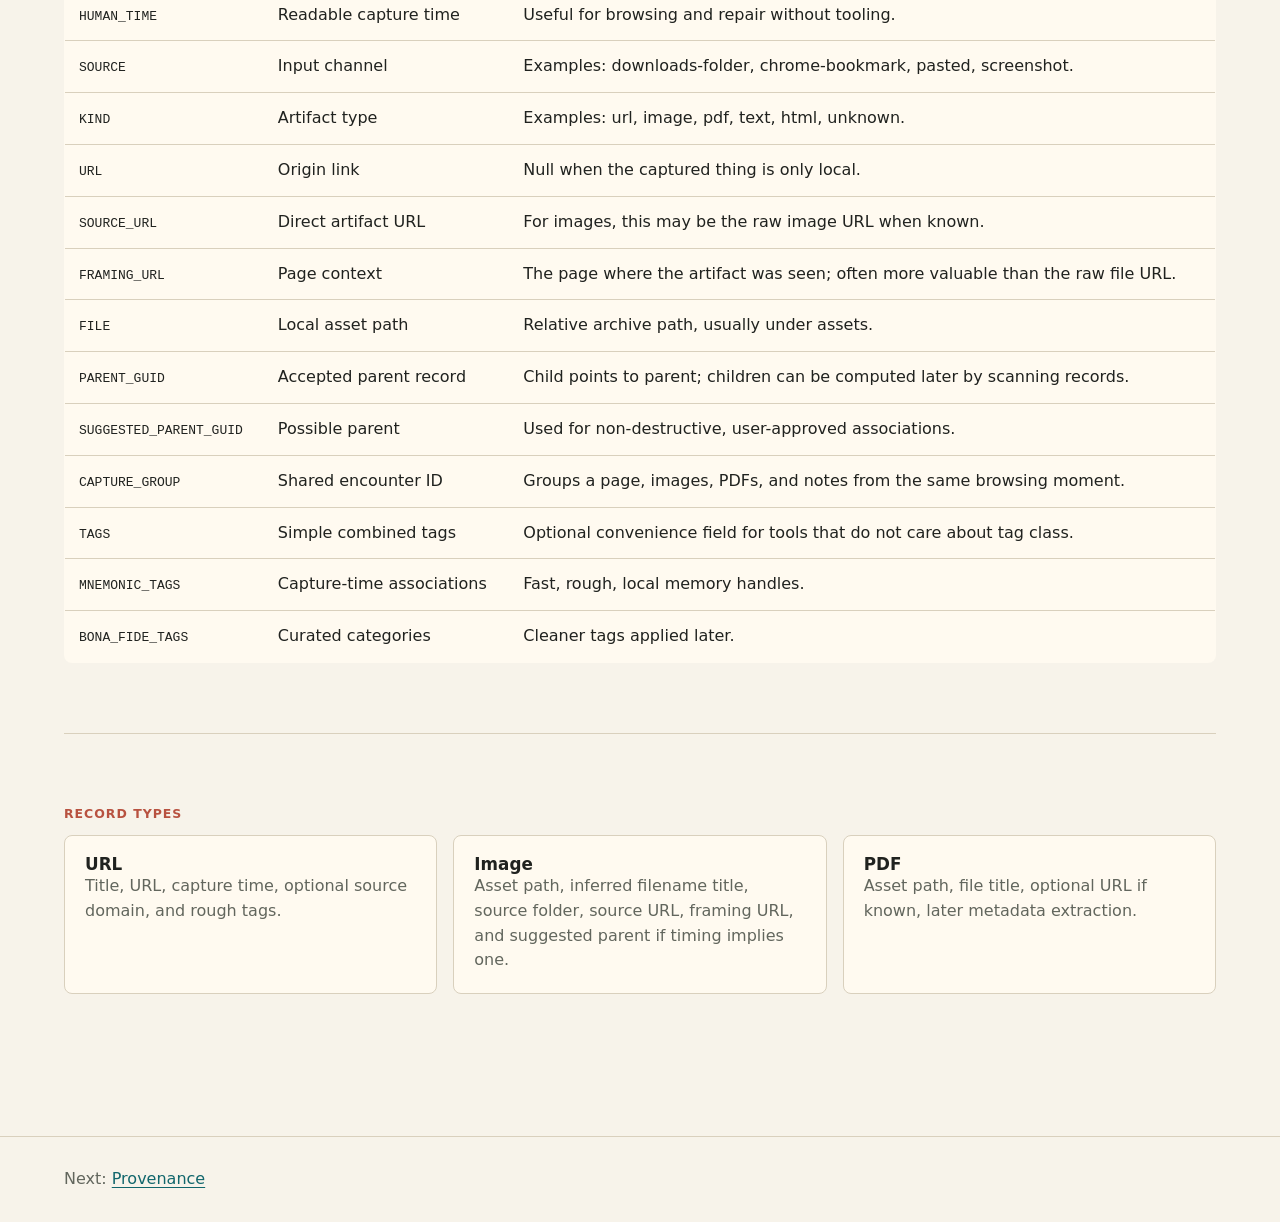
<file: explorations-with-wing-cat/0006__2026-05-29_the-net/data-model.html>
<!doctype html>
<html lang="en">
<head>
  <meta charset="utf-8">
  <meta name="viewport" content="width=device-width, initial-scale=1">
  <title>Catchbasket - Data Model</title>
  <link rel="stylesheet" href="styles.css">
</head>
<body>
  <header class="topbar">
    <a class="brand" href="index.html"><span class="brand-mark" aria-hidden="true"></span><span>Catchbasket</span></a>
    <nav class="nav" aria-label="Report pages">
      <a href="index.html">Overview</a>
      <a href="concept.html">Concept</a>
      <a href="architecture.html">Architecture</a>
      <a href="tag-brush.html">Tag Brush</a>
      <a href="data-model.html" aria-current="page">Data Model</a>
      <a href="provenance.html">Provenance</a>
      <a href="implementation.html">Build Plan</a>
    </nav>
  </header>

  <main class="content">
    <section class="section split">
      <div>
        <p class="eyebrow">Data model</p>
        <h1>The universal remembered thing</h1>
      </div>
      <div class="prose">
        <p>Every capture source should produce the same basic record. This gives the tagger one object shape to understand, even when the source is a bookmark, file, screenshot, tweet URL, or pasted text.</p>
        <p>JSONL is the recommended archive format because it is append-friendly, repairable, and easy to process with small scripts.</p>
      </div>
    </section>

    <section class="section">
      <p class="eyebrow">Example record</p>
      <div class="code-panel"><pre>{
  "GUID": "7f7c1a2e-9b45-4ad5-86f2-0a3edab4057c",
  "CREATED": 1780000000,
  "HUMAN_TIME": "2026-05-29 13:42:10 PDT",
  "SOURCE": "chrome-bookmark",
  "KIND": "url",
  "TITLE": "Interesting Article About Spatial Hypertext",
  "URL": "https://example.com/article",
  "FILE": null,
  "SOURCE_URL": null,
  "FRAMING_URL": "https://example.com/article",
  "PARENT_GUID": null,
  "SUGGESTED_PARENT_GUID": null,
  "SUGGESTED_PARENT_REASON": null,
  "CAPTURE_GROUP": "2026-05-29T13-42-10",
  "TAGS": ["read-later", "engelbart-vibe"],
  "MNEMONIC_TAGS": ["cool", "maybe-use"],
  "BONA_FIDE_TAGS": ["HCI", "VISUAL-LANGUAGE"],
  "DESCRIPTION": "",
  "STATUS": "staged"
}</pre></div>
    </section>

    <section class="section">
      <p class="eyebrow">Fields</p>
      <table class="schema-table">
        <thead>
          <tr><th>Field</th><th>Purpose</th><th>Notes</th></tr>
        </thead>
        <tbody>
          <tr><td><code>GUID</code></td><td>Stable identity</td><td>Used for staging filenames and asset filenames.</td></tr>
          <tr><td><code>CREATED</code></td><td>Machine timestamp</td><td>Unix time or another sortable machine format.</td></tr>
          <tr><td><code>HUMAN_TIME</code></td><td>Readable capture time</td><td>Useful for browsing and repair without tooling.</td></tr>
          <tr><td><code>SOURCE</code></td><td>Input channel</td><td>Examples: downloads-folder, chrome-bookmark, pasted, screenshot.</td></tr>
          <tr><td><code>KIND</code></td><td>Artifact type</td><td>Examples: url, image, pdf, text, html, unknown.</td></tr>
          <tr><td><code>URL</code></td><td>Origin link</td><td>Null when the captured thing is only local.</td></tr>
          <tr><td><code>SOURCE_URL</code></td><td>Direct artifact URL</td><td>For images, this may be the raw image URL when known.</td></tr>
          <tr><td><code>FRAMING_URL</code></td><td>Page context</td><td>The page where the artifact was seen; often more valuable than the raw file URL.</td></tr>
          <tr><td><code>FILE</code></td><td>Local asset path</td><td>Relative archive path, usually under assets.</td></tr>
          <tr><td><code>PARENT_GUID</code></td><td>Accepted parent record</td><td>Child points to parent; children can be computed later by scanning records.</td></tr>
          <tr><td><code>SUGGESTED_PARENT_GUID</code></td><td>Possible parent</td><td>Used for non-destructive, user-approved associations.</td></tr>
          <tr><td><code>CAPTURE_GROUP</code></td><td>Shared encounter ID</td><td>Groups a page, images, PDFs, and notes from the same browsing moment.</td></tr>
          <tr><td><code>TAGS</code></td><td>Simple combined tags</td><td>Optional convenience field for tools that do not care about tag class.</td></tr>
          <tr><td><code>MNEMONIC_TAGS</code></td><td>Capture-time associations</td><td>Fast, rough, local memory handles.</td></tr>
          <tr><td><code>BONA_FIDE_TAGS</code></td><td>Curated categories</td><td>Cleaner tags applied later.</td></tr>
        </tbody>
      </table>
    </section>

    <section class="section">
      <p class="eyebrow">Record types</p>
      <div class="record-grid">
        <article class="record-card">
          <h3>URL</h3>
          <p>Title, URL, capture time, optional source domain, and rough tags.</p>
        </article>
        <article class="record-card">
          <h3>Image</h3>
          <p>Asset path, inferred filename title, source folder, source URL, framing URL, and suggested parent if timing implies one.</p>
        </article>
        <article class="record-card">
          <h3>PDF</h3>
          <p>Asset path, file title, optional URL if known, later metadata extraction.</p>
        </article>
      </div>
    </section>
  </main>

  <footer class="footer">Next: <a href="provenance.html">Provenance</a></footer>
</body>
</html>
</file>
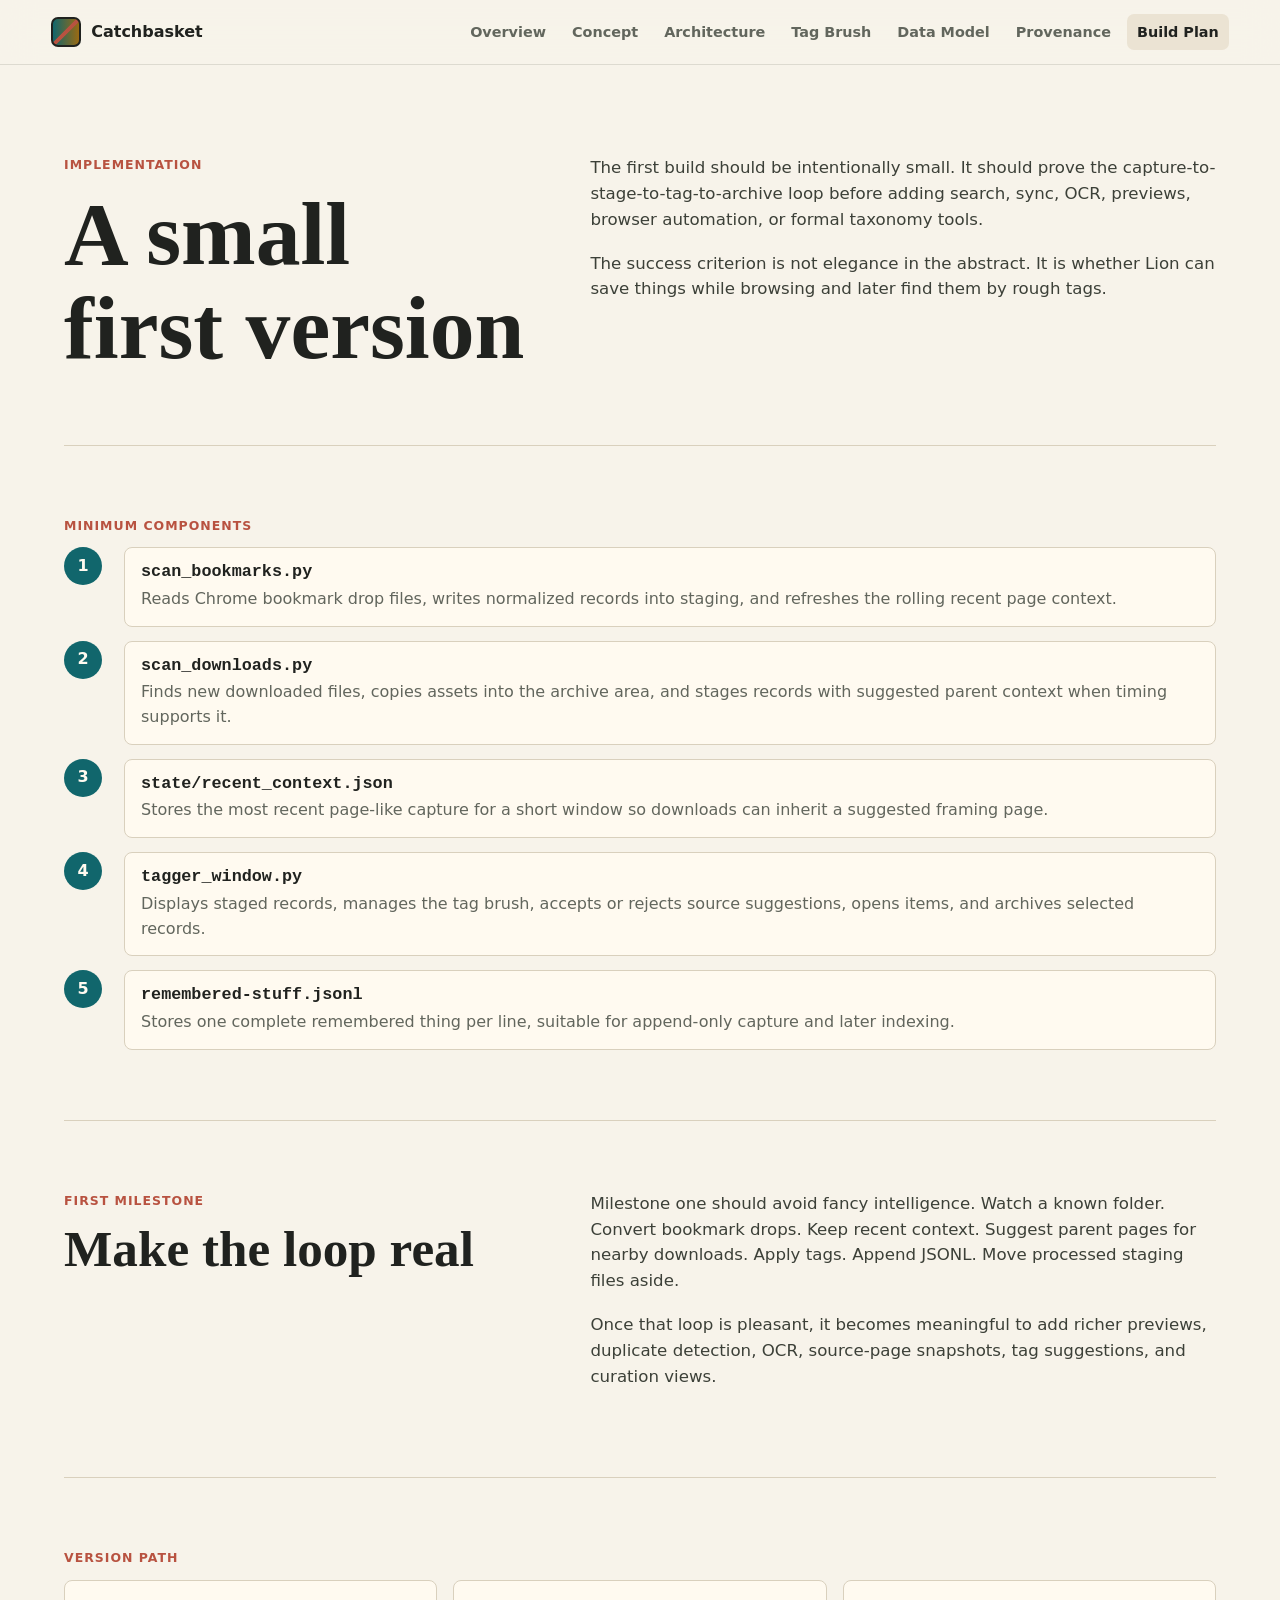
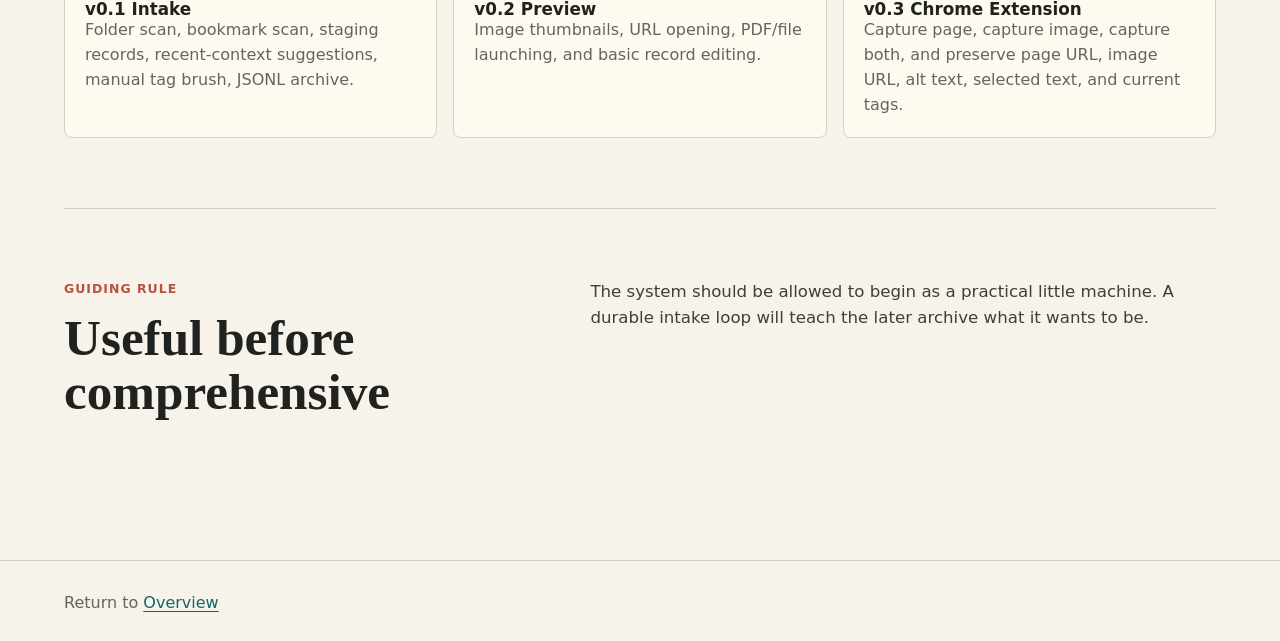
<file: explorations-with-wing-cat/0006__2026-05-29_the-net/implementation.html>
<!doctype html>
<html lang="en">
<head>
  <meta charset="utf-8">
  <meta name="viewport" content="width=device-width, initial-scale=1">
  <title>Catchbasket - Build Plan</title>
  <link rel="stylesheet" href="styles.css">
</head>
<body>
  <header class="topbar">
    <a class="brand" href="index.html"><span class="brand-mark" aria-hidden="true"></span><span>Catchbasket</span></a>
    <nav class="nav" aria-label="Report pages">
      <a href="index.html">Overview</a>
      <a href="concept.html">Concept</a>
      <a href="architecture.html">Architecture</a>
      <a href="tag-brush.html">Tag Brush</a>
      <a href="data-model.html">Data Model</a>
      <a href="provenance.html">Provenance</a>
      <a href="implementation.html" aria-current="page">Build Plan</a>
    </nav>
  </header>

  <main class="content">
    <section class="section split">
      <div>
        <p class="eyebrow">Implementation</p>
        <h1>A small first version</h1>
      </div>
      <div class="prose">
        <p>The first build should be intentionally small. It should prove the capture-to-stage-to-tag-to-archive loop before adding search, sync, OCR, previews, browser automation, or formal taxonomy tools.</p>
        <p>The success criterion is not elegance in the abstract. It is whether Lion can save things while browsing and later find them by rough tags.</p>
      </div>
    </section>

    <section class="section">
      <p class="eyebrow">Minimum components</p>
      <div class="timeline">
        <article class="timeline-item">
          <div>
            <h3><code>scan_bookmarks.py</code></h3>
            <p>Reads Chrome bookmark drop files, writes normalized records into staging, and refreshes the rolling recent page context.</p>
          </div>
        </article>
        <article class="timeline-item">
          <div>
            <h3><code>scan_downloads.py</code></h3>
            <p>Finds new downloaded files, copies assets into the archive area, and stages records with suggested parent context when timing supports it.</p>
          </div>
        </article>
        <article class="timeline-item">
          <div>
            <h3><code>state/recent_context.json</code></h3>
            <p>Stores the most recent page-like capture for a short window so downloads can inherit a suggested framing page.</p>
          </div>
        </article>
        <article class="timeline-item">
          <div>
            <h3><code>tagger_window.py</code></h3>
            <p>Displays staged records, manages the tag brush, accepts or rejects source suggestions, opens items, and archives selected records.</p>
          </div>
        </article>
        <article class="timeline-item">
          <div>
            <h3><code>remembered-stuff.jsonl</code></h3>
            <p>Stores one complete remembered thing per line, suitable for append-only capture and later indexing.</p>
          </div>
        </article>
      </div>
    </section>

    <section class="section split">
      <div>
        <p class="eyebrow">First milestone</p>
        <h2>Make the loop real</h2>
      </div>
      <div class="prose">
        <p>Milestone one should avoid fancy intelligence. Watch a known folder. Convert bookmark drops. Keep recent context. Suggest parent pages for nearby downloads. Apply tags. Append JSONL. Move processed staging files aside.</p>
        <p>Once that loop is pleasant, it becomes meaningful to add richer previews, duplicate detection, OCR, source-page snapshots, tag suggestions, and curation views.</p>
      </div>
    </section>

    <section class="section">
      <p class="eyebrow">Version path</p>
      <div class="record-grid">
        <article class="record-card">
          <h3>v0.1 Intake</h3>
          <p>Folder scan, bookmark scan, staging records, recent-context suggestions, manual tag brush, JSONL archive.</p>
        </article>
        <article class="record-card">
          <h3>v0.2 Preview</h3>
          <p>Image thumbnails, URL opening, PDF/file launching, and basic record editing.</p>
        </article>
        <article class="record-card">
          <h3>v0.3 Chrome Extension</h3>
          <p>Capture page, capture image, capture both, and preserve page URL, image URL, alt text, selected text, and current tags.</p>
        </article>
      </div>
    </section>

    <section class="section split">
      <div>
        <p class="eyebrow">Guiding rule</p>
        <h2>Useful before comprehensive</h2>
      </div>
      <div class="prose">
        <p>The system should be allowed to begin as a practical little machine. A durable intake loop will teach the later archive what it wants to be.</p>
      </div>
    </section>
  </main>

  <footer class="footer">Return to <a href="index.html">Overview</a></footer>
</body>
</html>
</file>
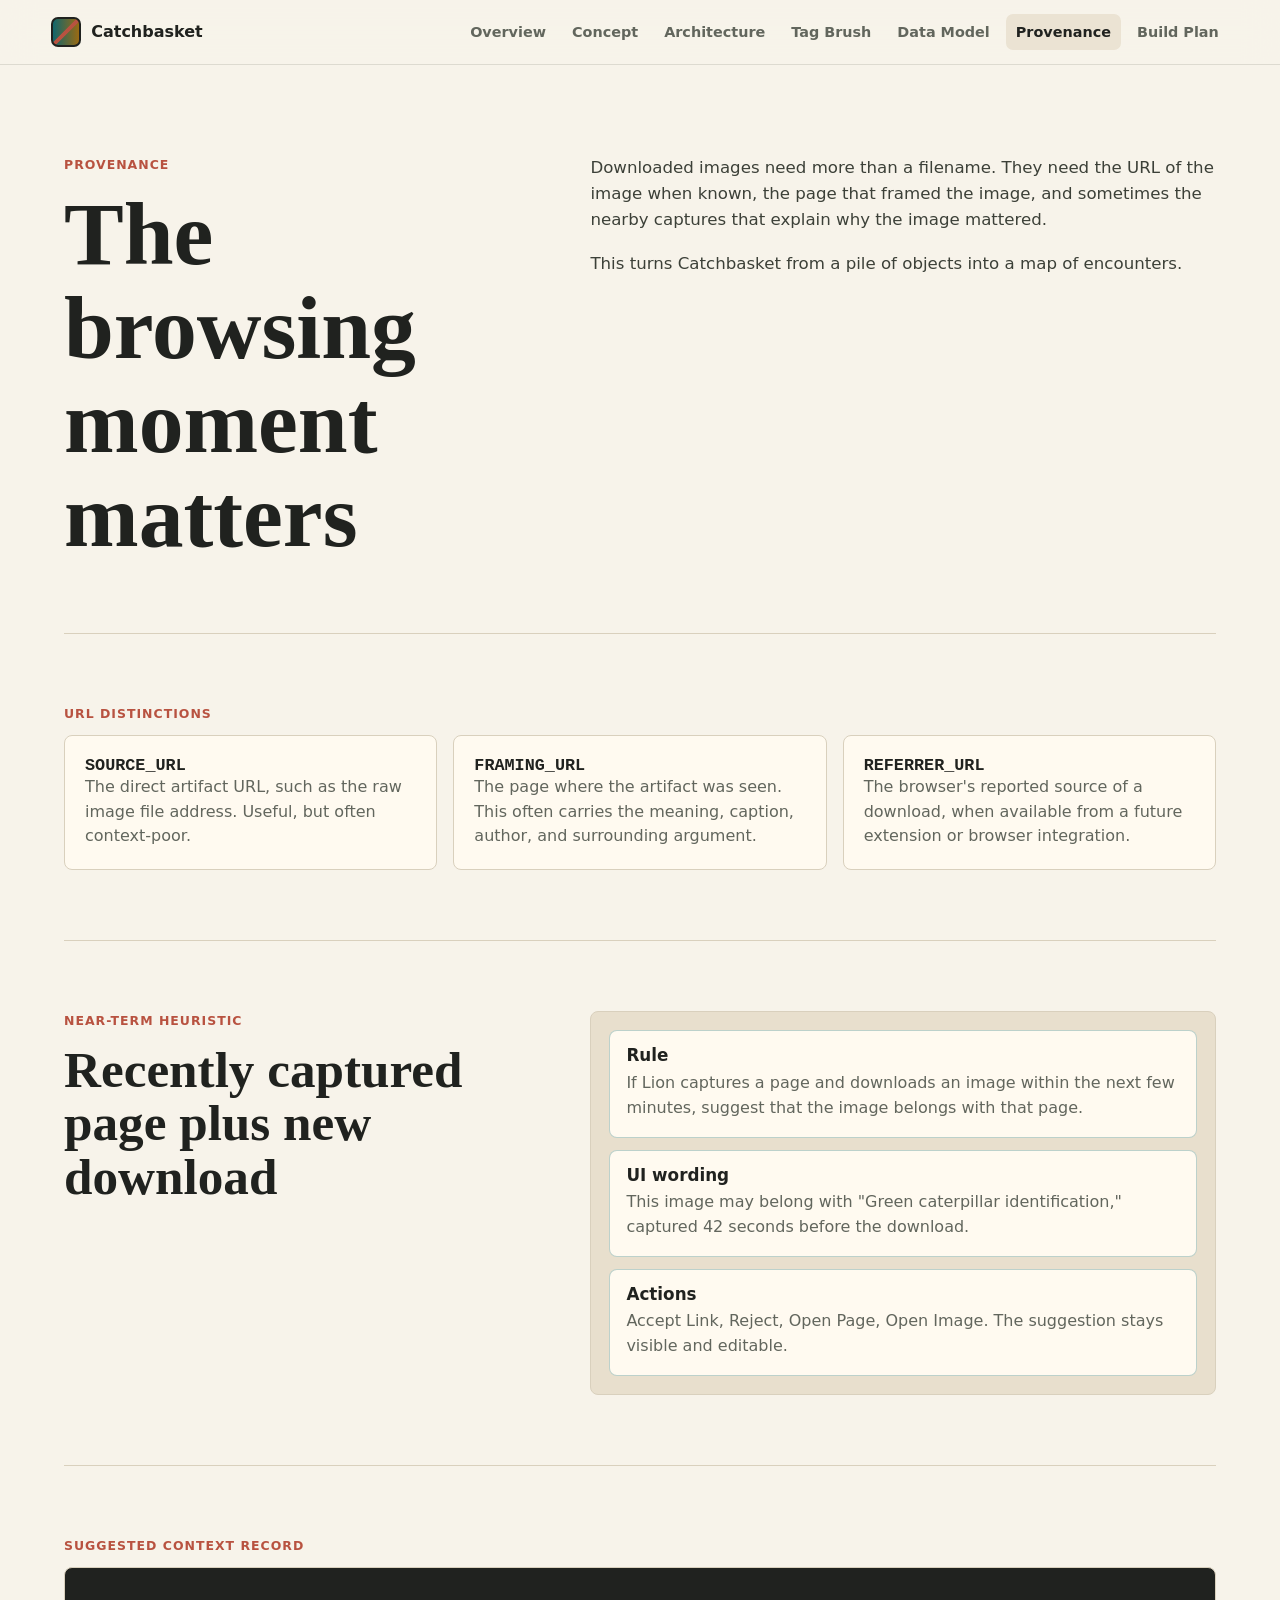
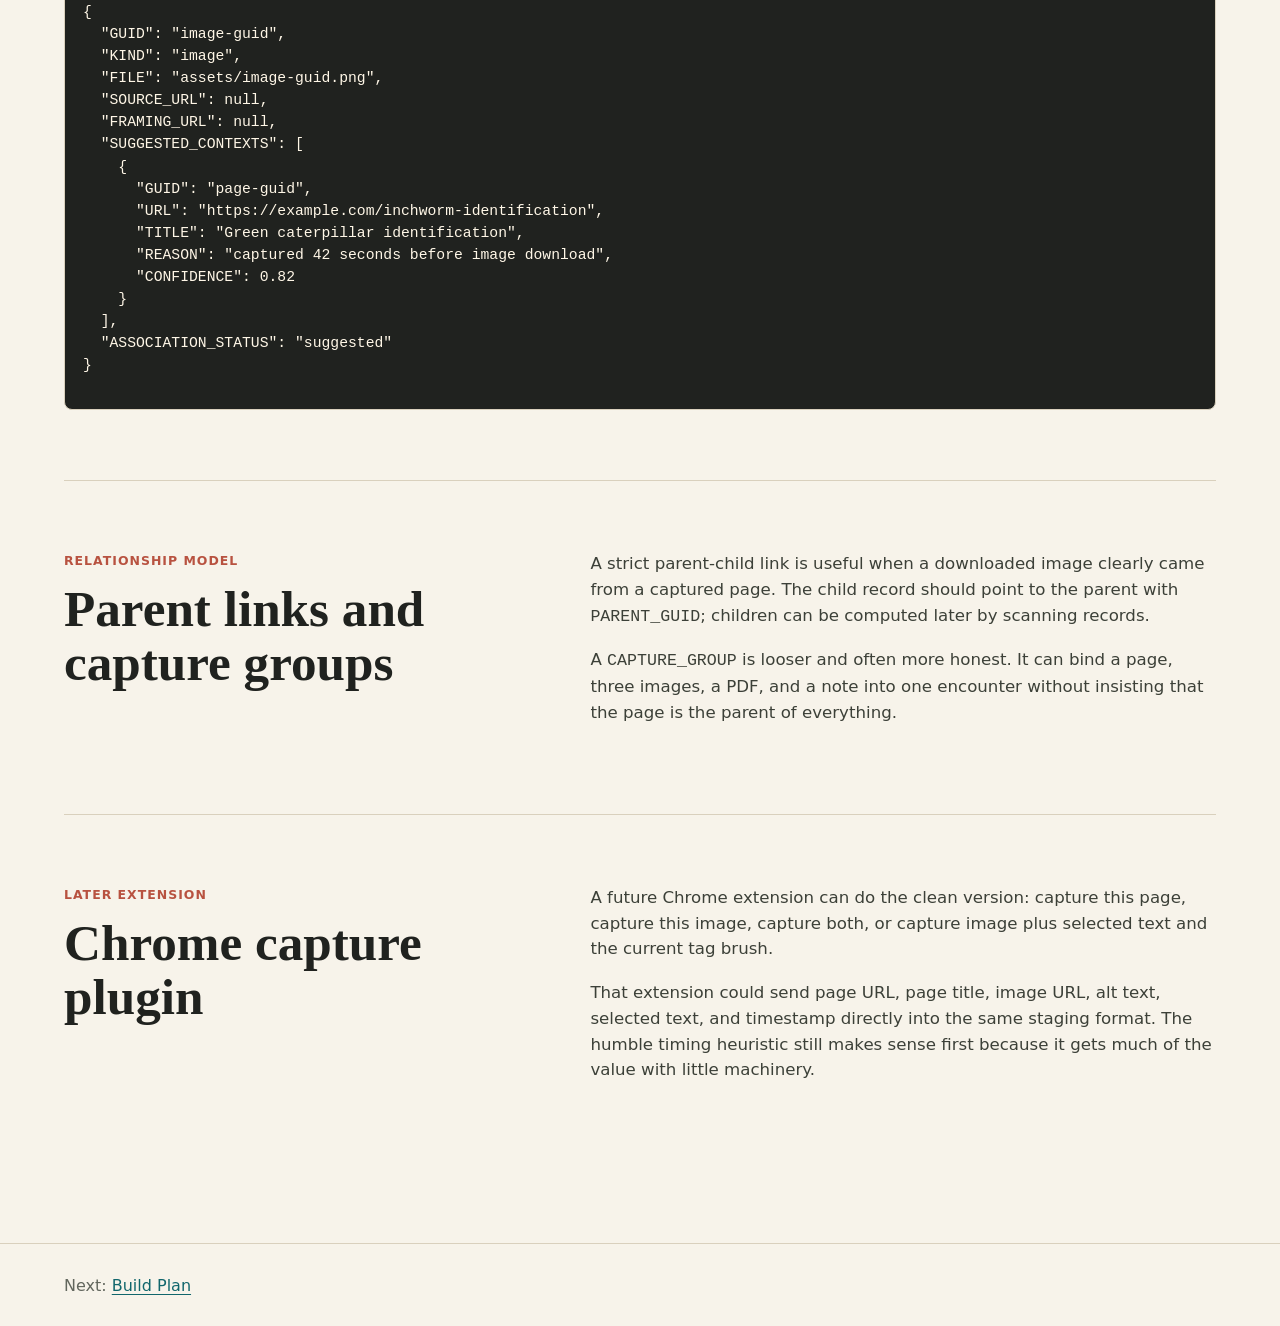
<file: explorations-with-wing-cat/0006__2026-05-29_the-net/provenance.html>
<!doctype html>
<html lang="en">
<head>
  <meta charset="utf-8">
  <meta name="viewport" content="width=device-width, initial-scale=1">
  <title>Catchbasket - Provenance</title>
  <link rel="stylesheet" href="styles.css">
</head>
<body>
  <header class="topbar">
    <a class="brand" href="index.html"><span class="brand-mark" aria-hidden="true"></span><span>Catchbasket</span></a>
    <nav class="nav" aria-label="Report pages">
      <a href="index.html">Overview</a>
      <a href="concept.html">Concept</a>
      <a href="architecture.html">Architecture</a>
      <a href="tag-brush.html">Tag Brush</a>
      <a href="data-model.html">Data Model</a>
      <a href="provenance.html" aria-current="page">Provenance</a>
      <a href="implementation.html">Build Plan</a>
    </nav>
  </header>

  <main class="content">
    <section class="section split">
      <div>
        <p class="eyebrow">Provenance</p>
        <h1>The browsing moment matters</h1>
      </div>
      <div class="prose">
        <p>Downloaded images need more than a filename. They need the URL of the image when known, the page that framed the image, and sometimes the nearby captures that explain why the image mattered.</p>
        <p>This turns Catchbasket from a pile of objects into a map of encounters.</p>
      </div>
    </section>

    <section class="section">
      <p class="eyebrow">URL distinctions</p>
      <div class="record-grid">
        <article class="record-card">
          <h3><code>SOURCE_URL</code></h3>
          <p>The direct artifact URL, such as the raw image file address. Useful, but often context-poor.</p>
        </article>
        <article class="record-card">
          <h3><code>FRAMING_URL</code></h3>
          <p>The page where the artifact was seen. This often carries the meaning, caption, author, and surrounding argument.</p>
        </article>
        <article class="record-card">
          <h3><code>REFERRER_URL</code></h3>
          <p>The browser's reported source of a download, when available from a future extension or browser integration.</p>
        </article>
      </div>
    </section>

    <section class="section split">
      <div>
        <p class="eyebrow">Near-term heuristic</p>
        <h2>Recently captured page plus new download</h2>
      </div>
      <div class="association-panel">
        <div class="suggestion-card">
          <h3>Rule</h3>
          <p>If Lion captures a page and downloads an image within the next few minutes, suggest that the image belongs with that page.</p>
        </div>
        <div class="suggestion-card">
          <h3>UI wording</h3>
          <p>This image may belong with "Green caterpillar identification," captured 42 seconds before the download.</p>
        </div>
        <div class="suggestion-card">
          <h3>Actions</h3>
          <p>Accept Link, Reject, Open Page, Open Image. The suggestion stays visible and editable.</p>
        </div>
      </div>
    </section>

    <section class="section">
      <p class="eyebrow">Suggested context record</p>
      <div class="code-panel"><pre>{
  "GUID": "image-guid",
  "KIND": "image",
  "FILE": "assets/image-guid.png",
  "SOURCE_URL": null,
  "FRAMING_URL": null,
  "SUGGESTED_CONTEXTS": [
    {
      "GUID": "page-guid",
      "URL": "https://example.com/inchworm-identification",
      "TITLE": "Green caterpillar identification",
      "REASON": "captured 42 seconds before image download",
      "CONFIDENCE": 0.82
    }
  ],
  "ASSOCIATION_STATUS": "suggested"
}</pre></div>
    </section>

    <section class="section split">
      <div>
        <p class="eyebrow">Relationship model</p>
        <h2>Parent links and capture groups</h2>
      </div>
      <div class="prose">
        <p>A strict parent-child link is useful when a downloaded image clearly came from a captured page. The child record should point to the parent with <code>PARENT_GUID</code>; children can be computed later by scanning records.</p>
        <p>A <code>CAPTURE_GROUP</code> is looser and often more honest. It can bind a page, three images, a PDF, and a note into one encounter without insisting that the page is the parent of everything.</p>
      </div>
    </section>

    <section class="section split">
      <div>
        <p class="eyebrow">Later extension</p>
        <h2>Chrome capture plugin</h2>
      </div>
      <div class="prose">
        <p>A future Chrome extension can do the clean version: capture this page, capture this image, capture both, or capture image plus selected text and the current tag brush.</p>
        <p>That extension could send page URL, page title, image URL, alt text, selected text, and timestamp directly into the same staging format. The humble timing heuristic still makes sense first because it gets much of the value with little machinery.</p>
      </div>
    </section>
  </main>

  <footer class="footer">Next: <a href="implementation.html">Build Plan</a></footer>
</body>
</html>
</file>
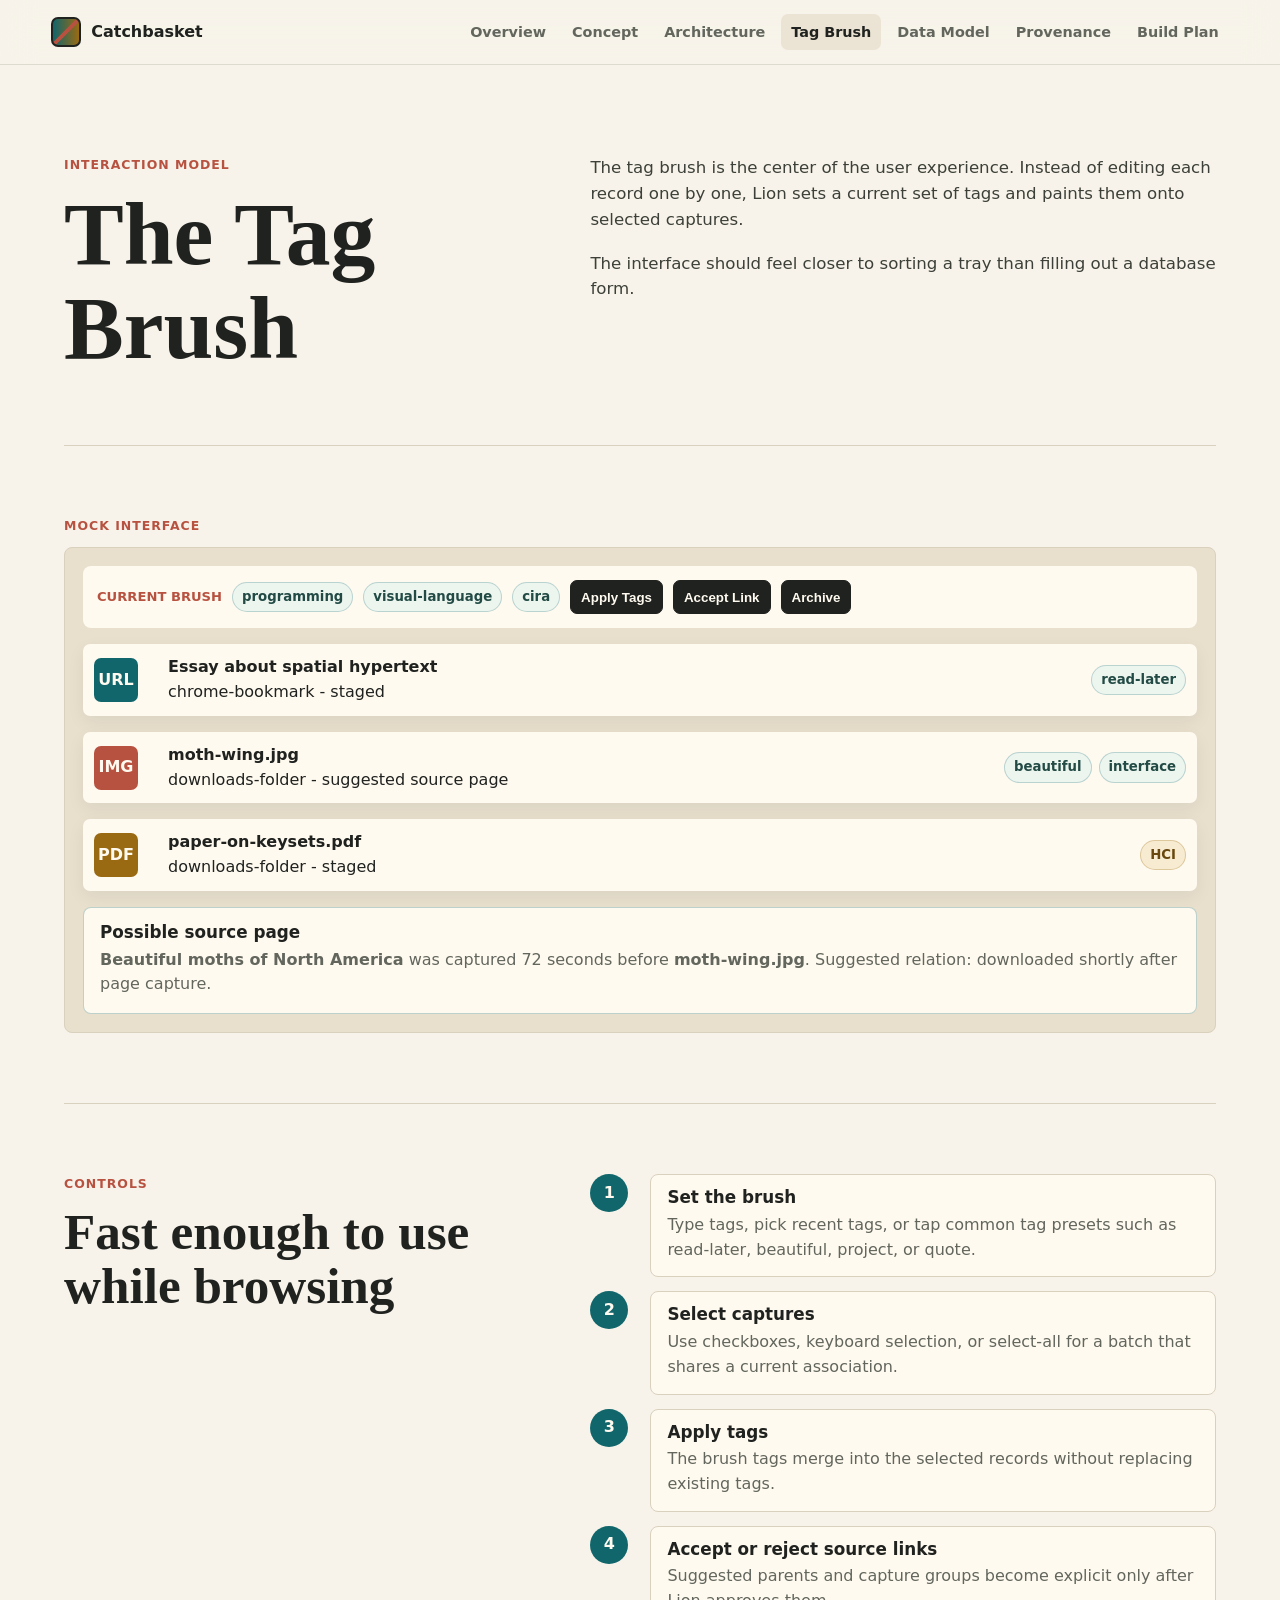
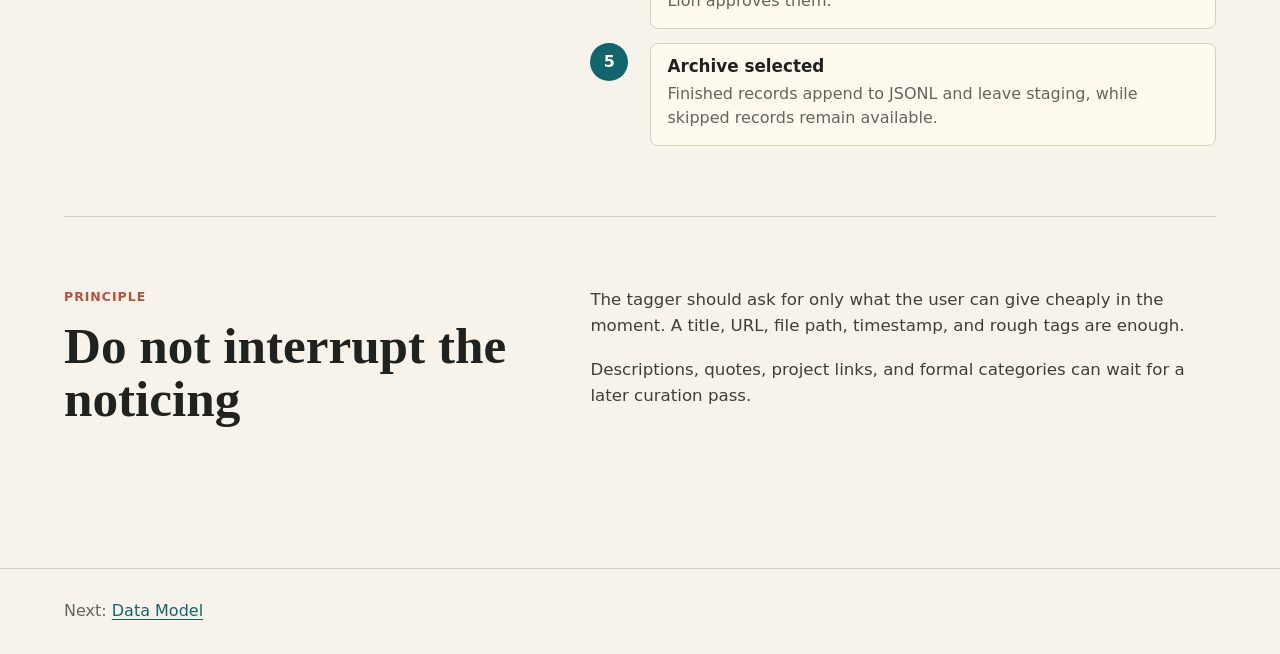
<file: explorations-with-wing-cat/0006__2026-05-29_the-net/tag-brush.html>
<!doctype html>
<html lang="en">
<head>
  <meta charset="utf-8">
  <meta name="viewport" content="width=device-width, initial-scale=1">
  <title>Catchbasket - Tag Brush</title>
  <link rel="stylesheet" href="styles.css">
</head>
<body>
  <header class="topbar">
    <a class="brand" href="index.html"><span class="brand-mark" aria-hidden="true"></span><span>Catchbasket</span></a>
    <nav class="nav" aria-label="Report pages">
      <a href="index.html">Overview</a>
      <a href="concept.html">Concept</a>
      <a href="architecture.html">Architecture</a>
      <a href="tag-brush.html" aria-current="page">Tag Brush</a>
      <a href="data-model.html">Data Model</a>
      <a href="provenance.html">Provenance</a>
      <a href="implementation.html">Build Plan</a>
    </nav>
  </header>

  <main class="content">
    <section class="section split">
      <div>
        <p class="eyebrow">Interaction model</p>
        <h1>The Tag Brush</h1>
      </div>
      <div class="prose">
        <p>The tag brush is the center of the user experience. Instead of editing each record one by one, Lion sets a current set of tags and paints them onto selected captures.</p>
        <p>The interface should feel closer to sorting a tray than filling out a database form.</p>
      </div>
    </section>

    <section class="section">
      <p class="eyebrow">Mock interface</p>
      <div class="brush-demo">
        <div class="brush-bar">
          <span class="brush-label">Current brush</span>
          <span class="tag">programming</span>
          <span class="tag">visual-language</span>
          <span class="tag">cira</span>
          <button class="mock-button" type="button">Apply Tags</button>
          <button class="mock-button" type="button">Accept Link</button>
          <button class="mock-button" type="button">Archive</button>
        </div>
        <div class="artifact-row">
          <span class="artifact-icon url">URL</span>
          <div><strong>Essay about spatial hypertext</strong><br><span>chrome-bookmark - staged</span></div>
          <div class="tag-list"><span class="tag">read-later</span></div>
        </div>
        <div class="artifact-row">
          <span class="artifact-icon img">IMG</span>
          <div><strong>moth-wing.jpg</strong><br><span>downloads-folder - suggested source page</span></div>
          <div class="tag-list"><span class="tag">beautiful</span><span class="tag">interface</span></div>
        </div>
        <div class="artifact-row">
          <span class="artifact-icon pdf">PDF</span>
          <div><strong>paper-on-keysets.pdf</strong><br><span>downloads-folder - staged</span></div>
          <div class="tag-list"><span class="tag formal">HCI</span></div>
        </div>
        <div class="suggestion-card">
          <h3>Possible source page</h3>
          <p><strong>Beautiful moths of North America</strong> was captured 72 seconds before <strong>moth-wing.jpg</strong>. Suggested relation: downloaded shortly after page capture.</p>
        </div>
      </div>
    </section>

    <section class="section split">
      <div>
        <p class="eyebrow">Controls</p>
        <h2>Fast enough to use while browsing</h2>
      </div>
      <div class="timeline">
        <article class="timeline-item">
          <div>
            <h3>Set the brush</h3>
            <p>Type tags, pick recent tags, or tap common tag presets such as read-later, beautiful, project, or quote.</p>
          </div>
        </article>
        <article class="timeline-item">
          <div>
            <h3>Select captures</h3>
            <p>Use checkboxes, keyboard selection, or select-all for a batch that shares a current association.</p>
          </div>
        </article>
        <article class="timeline-item">
          <div>
            <h3>Apply tags</h3>
            <p>The brush tags merge into the selected records without replacing existing tags.</p>
          </div>
        </article>
        <article class="timeline-item">
          <div>
            <h3>Accept or reject source links</h3>
            <p>Suggested parents and capture groups become explicit only after Lion approves them.</p>
          </div>
        </article>
        <article class="timeline-item">
          <div>
            <h3>Archive selected</h3>
            <p>Finished records append to JSONL and leave staging, while skipped records remain available.</p>
          </div>
        </article>
      </div>
    </section>

    <section class="section split">
      <div>
        <p class="eyebrow">Principle</p>
        <h2>Do not interrupt the noticing</h2>
      </div>
      <div class="prose">
        <p>The tagger should ask for only what the user can give cheaply in the moment. A title, URL, file path, timestamp, and rough tags are enough.</p>
        <p>Descriptions, quotes, project links, and formal categories can wait for a later curation pass.</p>
      </div>
    </section>
  </main>

  <footer class="footer">Next: <a href="data-model.html">Data Model</a></footer>
</body>
</html>
</file>
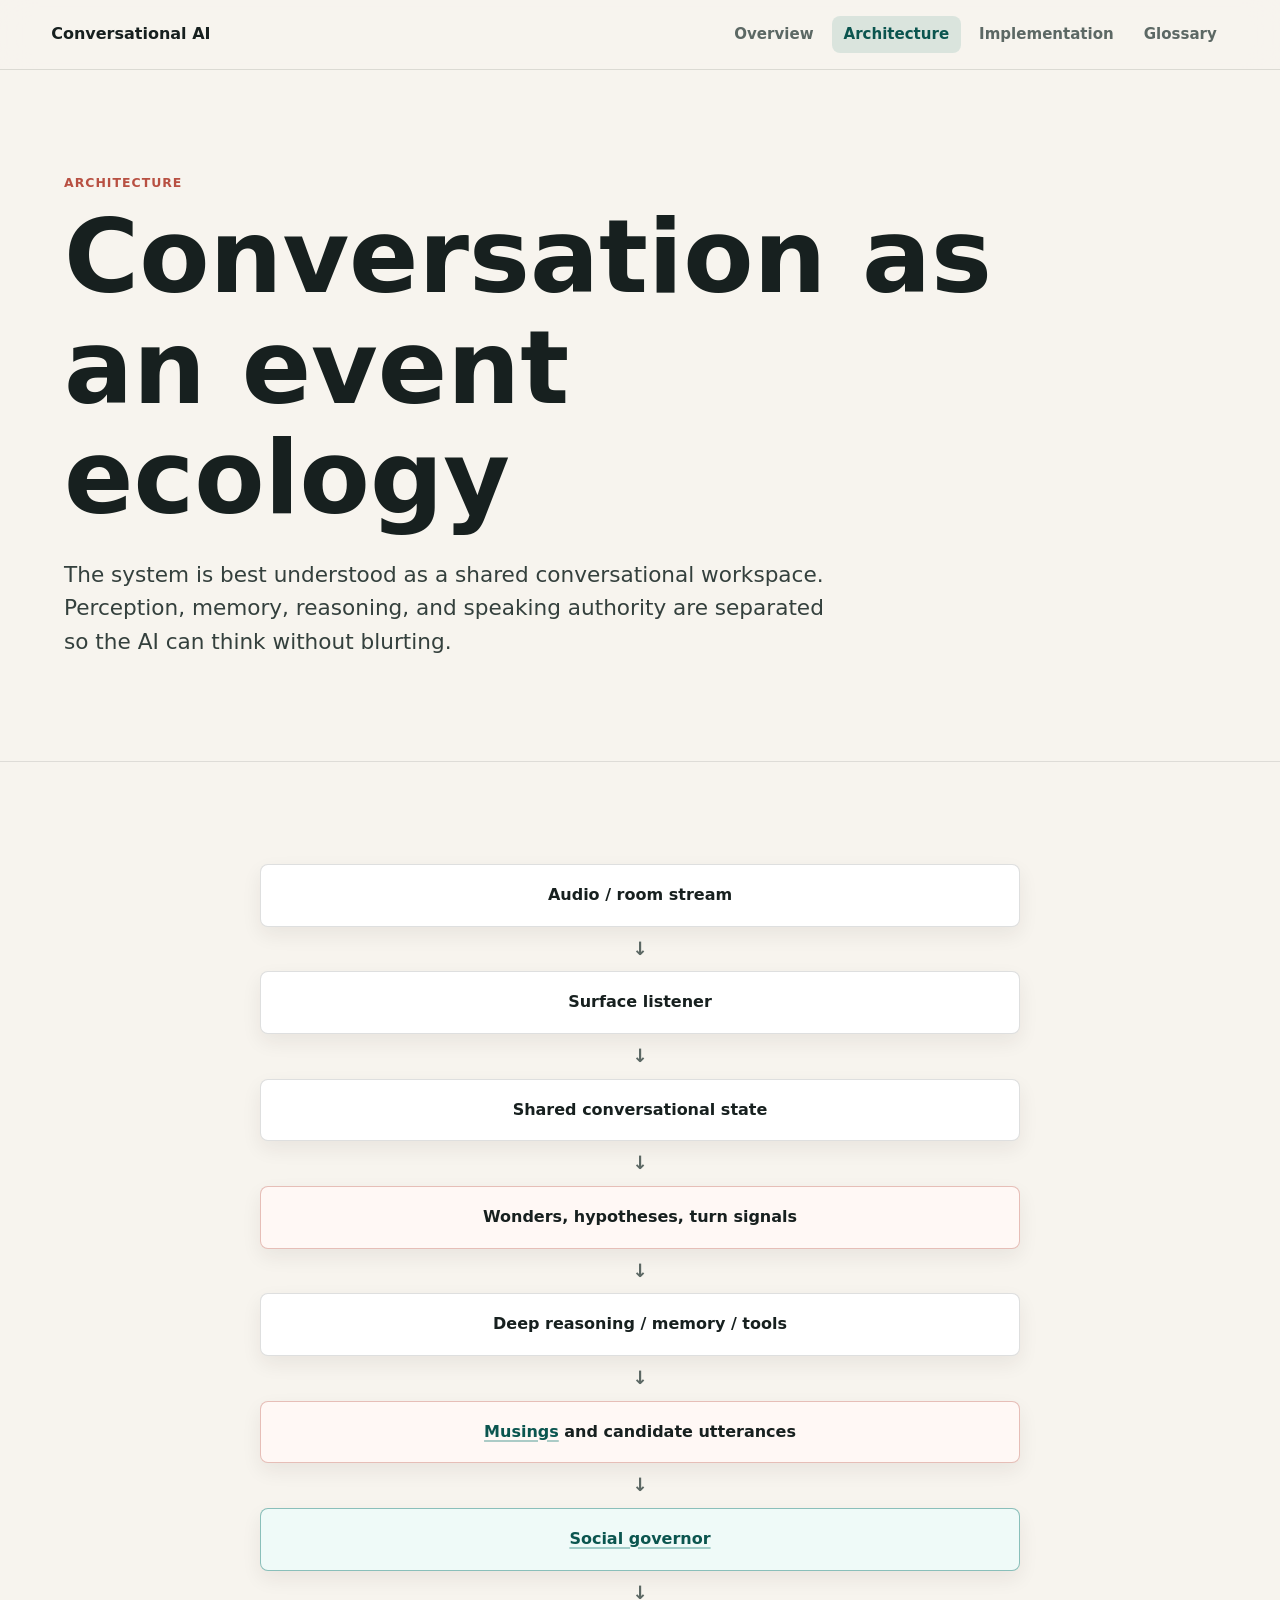
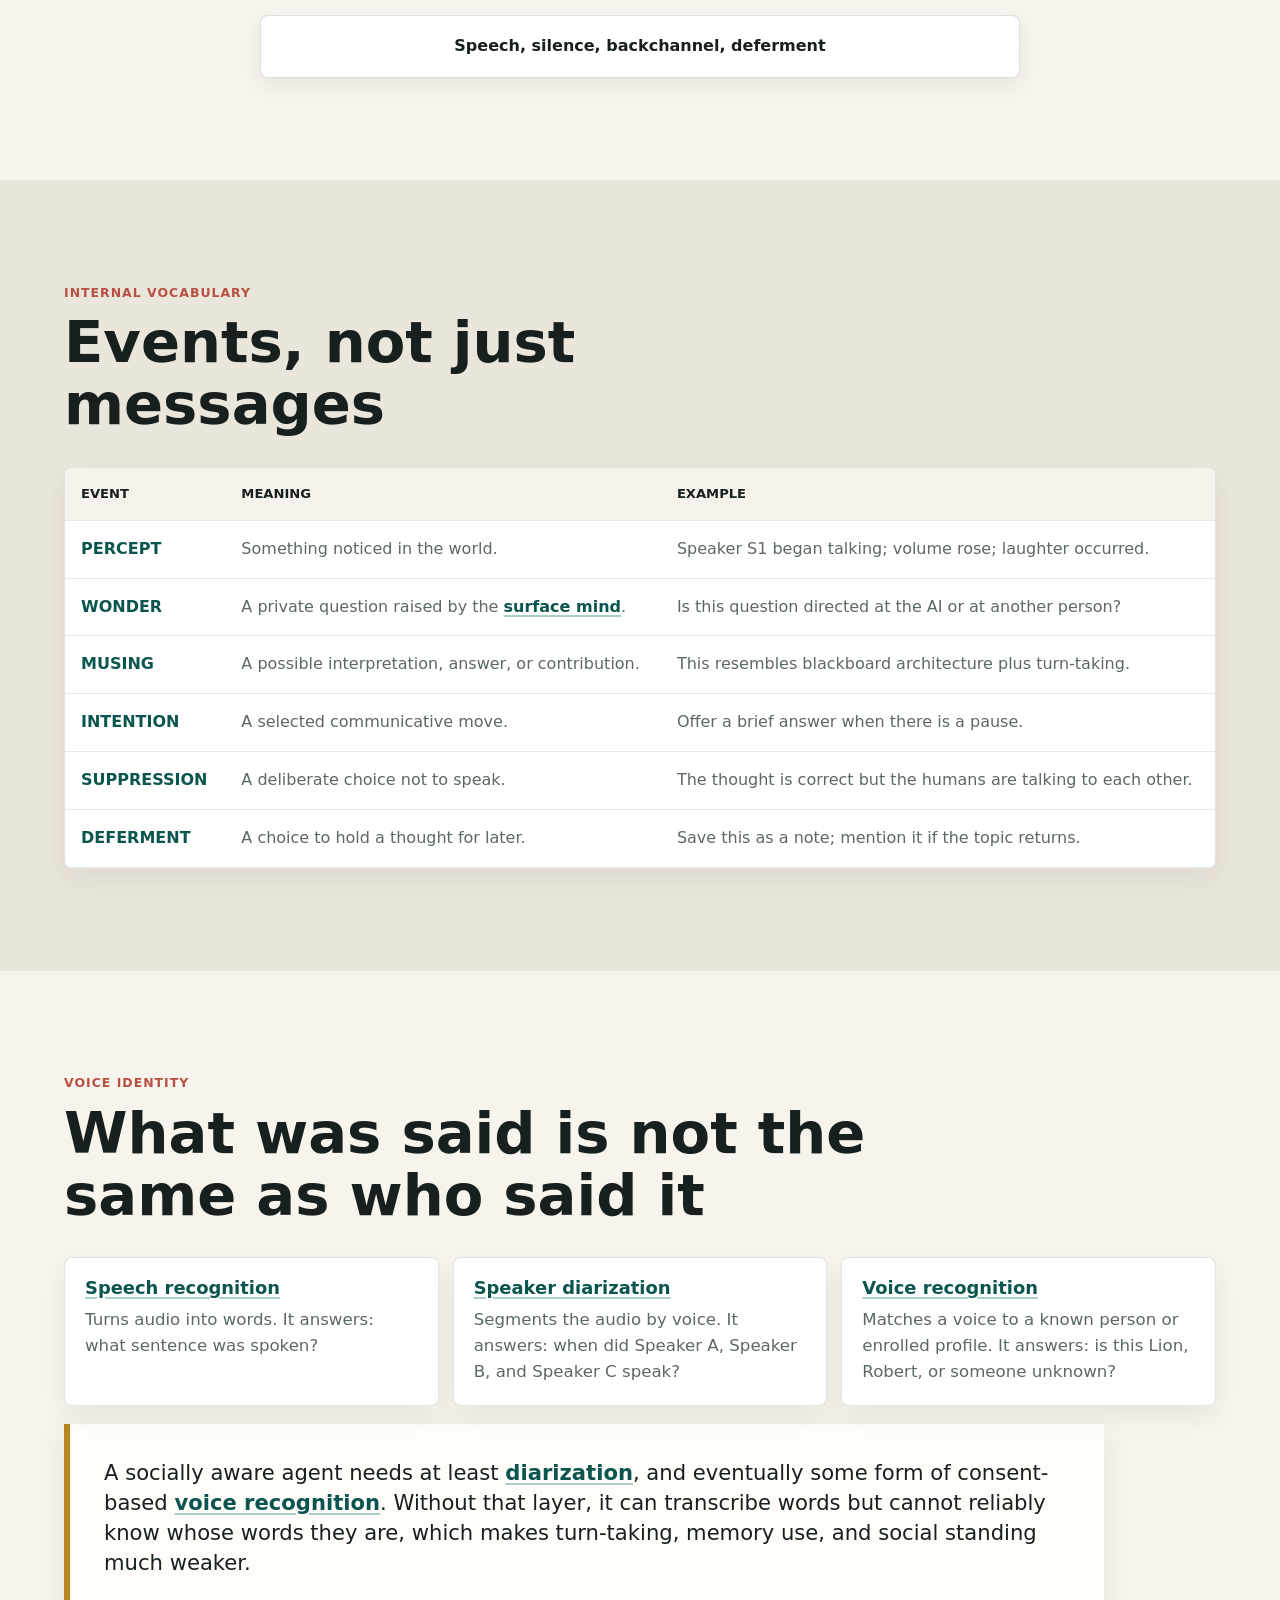
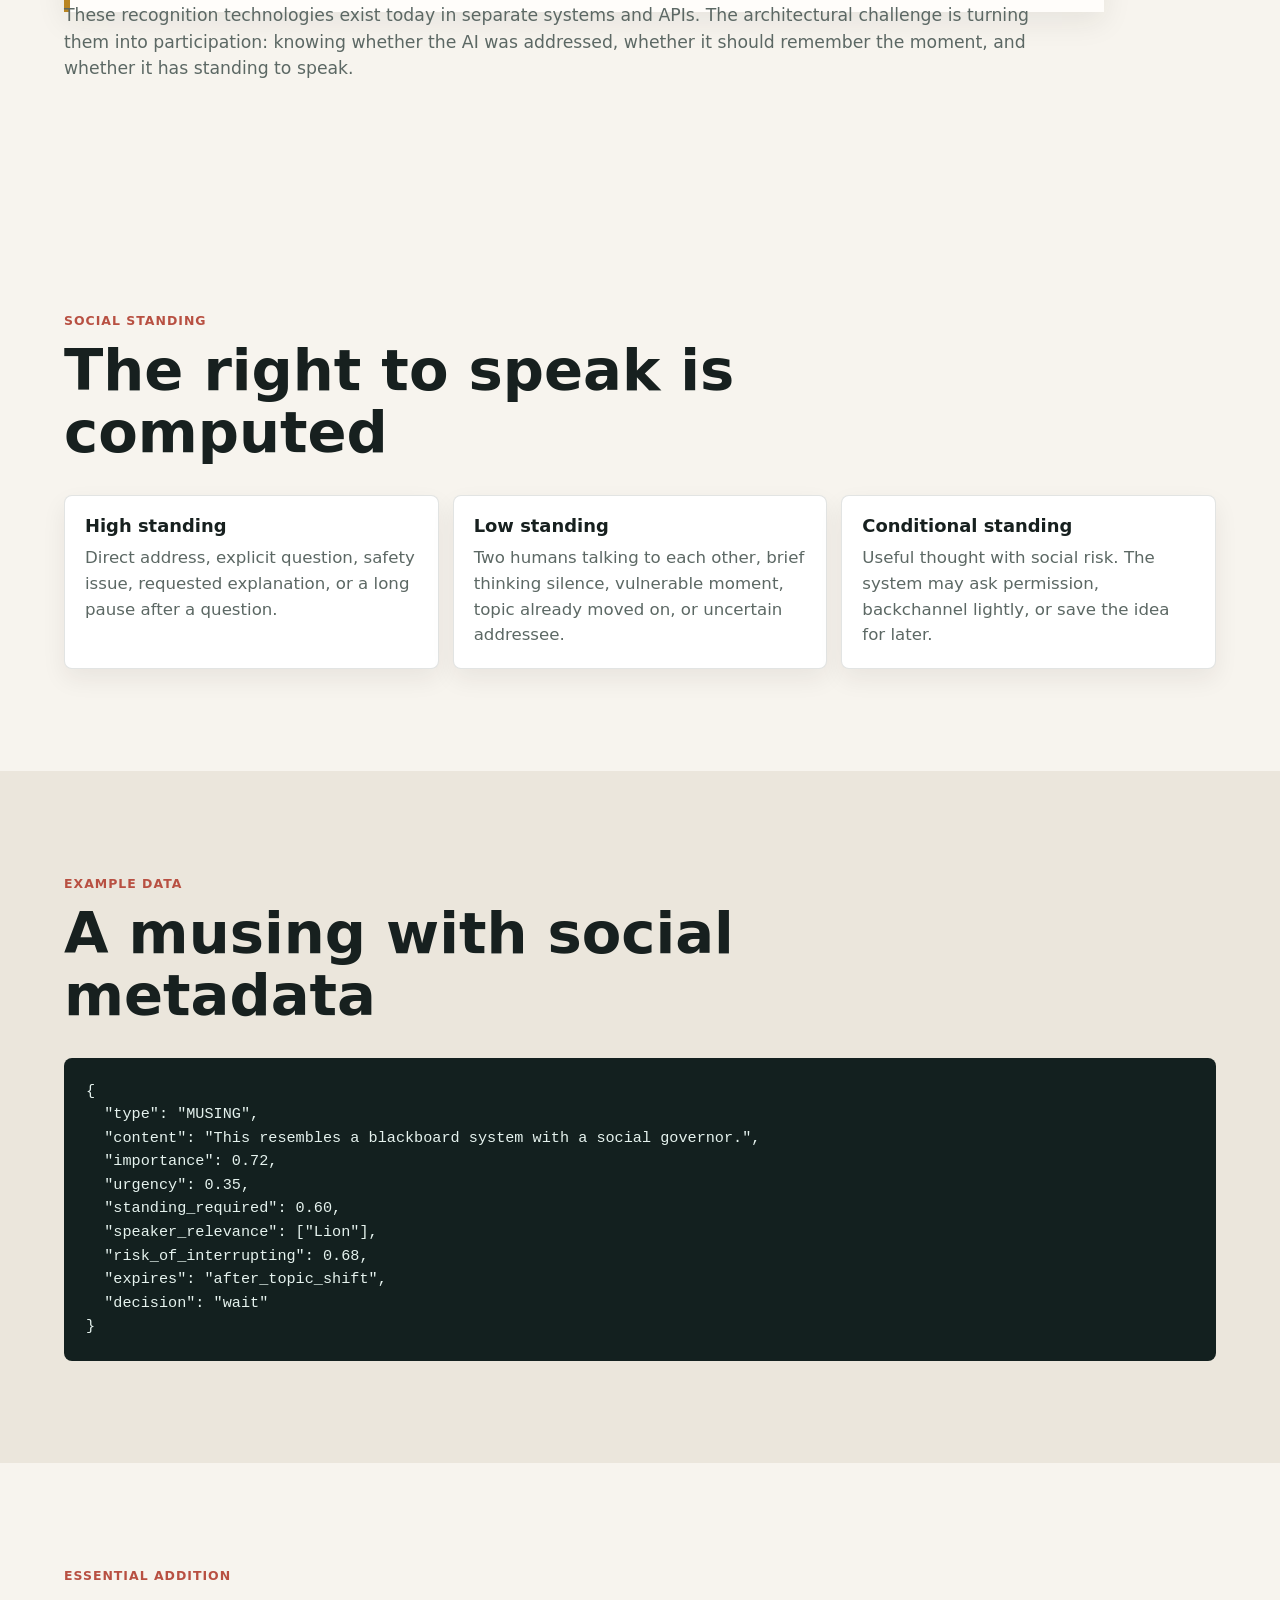
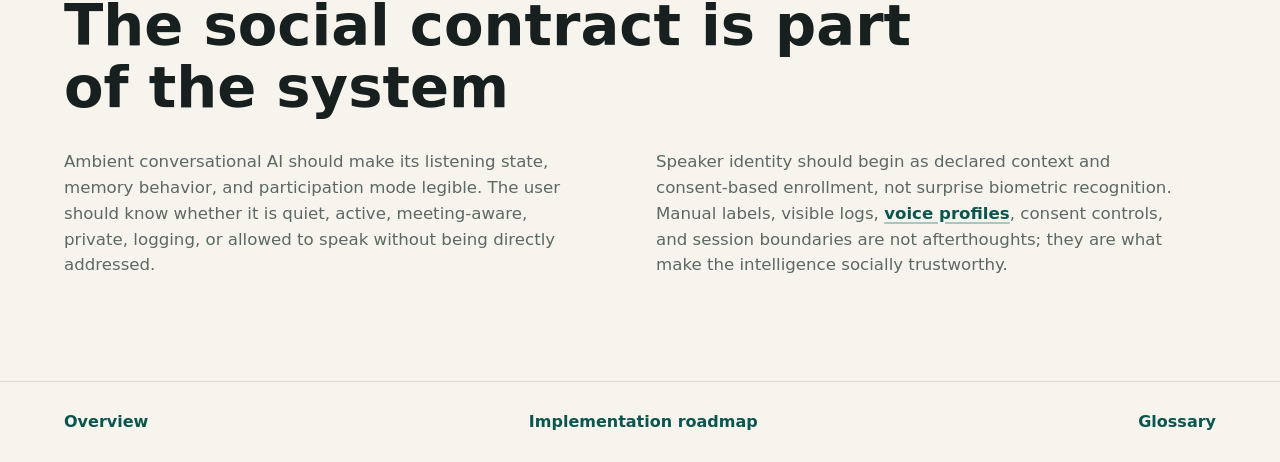
<file: explorations-with-wing-cat/0007__2026-05-31_conversational-ai/architecture.html>
<!doctype html>
<html lang="en">
  <head>
    <meta charset="utf-8">
    <meta name="viewport" content="width=device-width, initial-scale=1">
    <title>Architecture | Conversational AI</title>
    <link rel="stylesheet" href="styles.css">
  </head>
  <body>
    <header class="site-header">
      <a class="brand" href="index.html">Conversational AI</a>
      <nav class="nav" aria-label="Primary">
        <a href="index.html">Overview</a>
        <a aria-current="page" href="architecture.html">Architecture</a>
        <a href="implementation.html">Implementation</a>
        <a href="glossary.html">Glossary</a>
      </nav>
    </header>

    <main>
      <section class="page-title">
        <p class="eyebrow">Architecture</p>
        <h1>Conversation as an event ecology</h1>
        <p class="lead">
          The system is best understood as a shared conversational workspace. Perception, memory,
          reasoning, and speaking authority are separated so the AI can think without blurting.
        </p>
      </section>

      <section class="section">
        <div class="flow" aria-label="Conversational AI architecture flow">
          <div class="flow-node">Audio / room stream</div>
          <div class="flow-arrow" aria-hidden="true">&#8595;</div>
          <div class="flow-node">Surface listener</div>
          <div class="flow-arrow" aria-hidden="true">&#8595;</div>
          <div class="flow-node">Shared conversational state</div>
          <div class="flow-arrow" aria-hidden="true">&#8595;</div>
          <div class="flow-node split">Wonders, hypotheses, turn signals</div>
          <div class="flow-arrow" aria-hidden="true">&#8595;</div>
          <div class="flow-node">Deep reasoning / memory / tools</div>
          <div class="flow-arrow" aria-hidden="true">&#8595;</div>
          <div class="flow-node split"><a class="glossary-link" href="glossary.html#musing">Musings</a> and candidate utterances</div>
          <div class="flow-arrow" aria-hidden="true">&#8595;</div>
          <div class="flow-node emphasis"><a class="glossary-link" href="glossary.html#social-governor">Social governor</a></div>
          <div class="flow-arrow" aria-hidden="true">&#8595;</div>
          <div class="flow-node">Speech, silence, backchannel, deferment</div>
        </div>
      </section>

      <section class="section band">
        <div class="section-heading">
          <p class="eyebrow">Internal Vocabulary</p>
          <h2>Events, not just messages</h2>
        </div>
        <div class="table-wrap">
          <table>
            <thead>
              <tr>
                <th>Event</th>
                <th>Meaning</th>
                <th>Example</th>
              </tr>
            </thead>
            <tbody>
              <tr>
                <td>PERCEPT</td>
                <td>Something noticed in the world.</td>
                <td>Speaker S1 began talking; volume rose; laughter occurred.</td>
              </tr>
              <tr>
                <td>WONDER</td>
                <td>A private question raised by the <a class="glossary-link" href="glossary.html#surface-mind">surface mind</a>.</td>
                <td>Is this question directed at the AI or at another person?</td>
              </tr>
              <tr>
                <td>MUSING</td>
                <td>A possible interpretation, answer, or contribution.</td>
                <td>This resembles blackboard architecture plus turn-taking.</td>
              </tr>
              <tr>
                <td>INTENTION</td>
                <td>A selected communicative move.</td>
                <td>Offer a brief answer when there is a pause.</td>
              </tr>
              <tr>
                <td>SUPPRESSION</td>
                <td>A deliberate choice not to speak.</td>
                <td>The thought is correct but the humans are talking to each other.</td>
              </tr>
              <tr>
                <td>DEFERMENT</td>
                <td>A choice to hold a thought for later.</td>
                <td>Save this as a note; mention it if the topic returns.</td>
              </tr>
            </tbody>
          </table>
        </div>
      </section>

      <section class="section">
        <div class="section-heading">
          <p class="eyebrow">Voice Identity</p>
          <h2>What was said is not the same as who said it</h2>
        </div>
        <div class="standing-grid">
          <article>
            <h3><a class="glossary-link" href="glossary.html#speech-recognition">Speech recognition</a></h3>
            <p>Turns audio into words. It answers: what sentence was spoken?</p>
          </article>
          <article>
            <h3><a class="glossary-link" href="glossary.html#diarization">Speaker diarization</a></h3>
            <p>Segments the audio by voice. It answers: when did Speaker A, Speaker B, and Speaker C speak?</p>
          </article>
          <article>
            <h3><a class="glossary-link" href="glossary.html#voice-recognition">Voice recognition</a></h3>
            <p>Matches a voice to a known person or enrolled profile. It answers: is this Lion, Robert, or someone unknown?</p>
          </article>
        </div>
        <div class="callout tight">
          <p>
            A socially aware agent needs at least <a class="glossary-link" href="glossary.html#diarization">diarization</a>, and eventually some form of consent-based
            <a class="glossary-link" href="glossary.html#voice-recognition">voice recognition</a>. Without that layer, it can transcribe words but cannot reliably know whose
            words they are, which makes turn-taking, memory use, and social standing much weaker.
          </p>
        </div>
        <p class="section-lead">
          These recognition technologies exist today in separate systems and APIs. The architectural challenge
          is turning them into participation: knowing whether the AI was addressed, whether it should remember
          the moment, and whether it has standing to speak.
        </p>
      </section>

      <section class="section">
        <div class="section-heading">
          <p class="eyebrow">Social Standing</p>
          <h2>The right to speak is computed</h2>
        </div>
        <div class="standing-grid">
          <article>
            <h3>High standing</h3>
            <p>Direct address, explicit question, safety issue, requested explanation, or a long pause after a question.</p>
          </article>
          <article>
            <h3>Low standing</h3>
            <p>Two humans talking to each other, brief thinking silence, vulnerable moment, topic already moved on, or uncertain addressee.</p>
          </article>
          <article>
            <h3>Conditional standing</h3>
            <p>Useful thought with social risk. The system may ask permission, backchannel lightly, or save the idea for later.</p>
          </article>
        </div>
      </section>

      <section class="section band">
        <div class="section-heading">
          <p class="eyebrow">Example Data</p>
          <h2>A musing with social metadata</h2>
        </div>
        <pre class="code-sample"><code>{
  "type": "MUSING",
  "content": "This resembles a blackboard system with a social governor.",
  "importance": 0.72,
  "urgency": 0.35,
  "standing_required": 0.60,
  "speaker_relevance": ["Lion"],
  "risk_of_interrupting": 0.68,
  "expires": "after_topic_shift",
  "decision": "wait"
}</code></pre>
      </section>

      <section class="section">
        <div class="section-heading">
          <p class="eyebrow">Essential Addition</p>
          <h2>The social contract is part of the system</h2>
        </div>
        <div class="two-column">
          <p>
            Ambient conversational AI should make its listening state, memory behavior, and participation
            mode legible. The user should know whether it is quiet, active, meeting-aware, private, logging,
            or allowed to speak without being directly addressed.
          </p>
          <p>
            Speaker identity should begin as declared context and consent-based enrollment, not surprise
            biometric recognition. Manual labels, visible logs, <a class="glossary-link" href="glossary.html#voiceprint">voice profiles</a>, consent controls, and
            session boundaries are not afterthoughts; they are what make the intelligence socially trustworthy.
          </p>
        </div>
      </section>
    </main>

    <footer class="site-footer">
      <a href="index.html">Overview</a>
      <a href="implementation.html">Implementation roadmap</a>
      <a href="glossary.html">Glossary</a>
    </footer>
  </body>
</html>
</file>
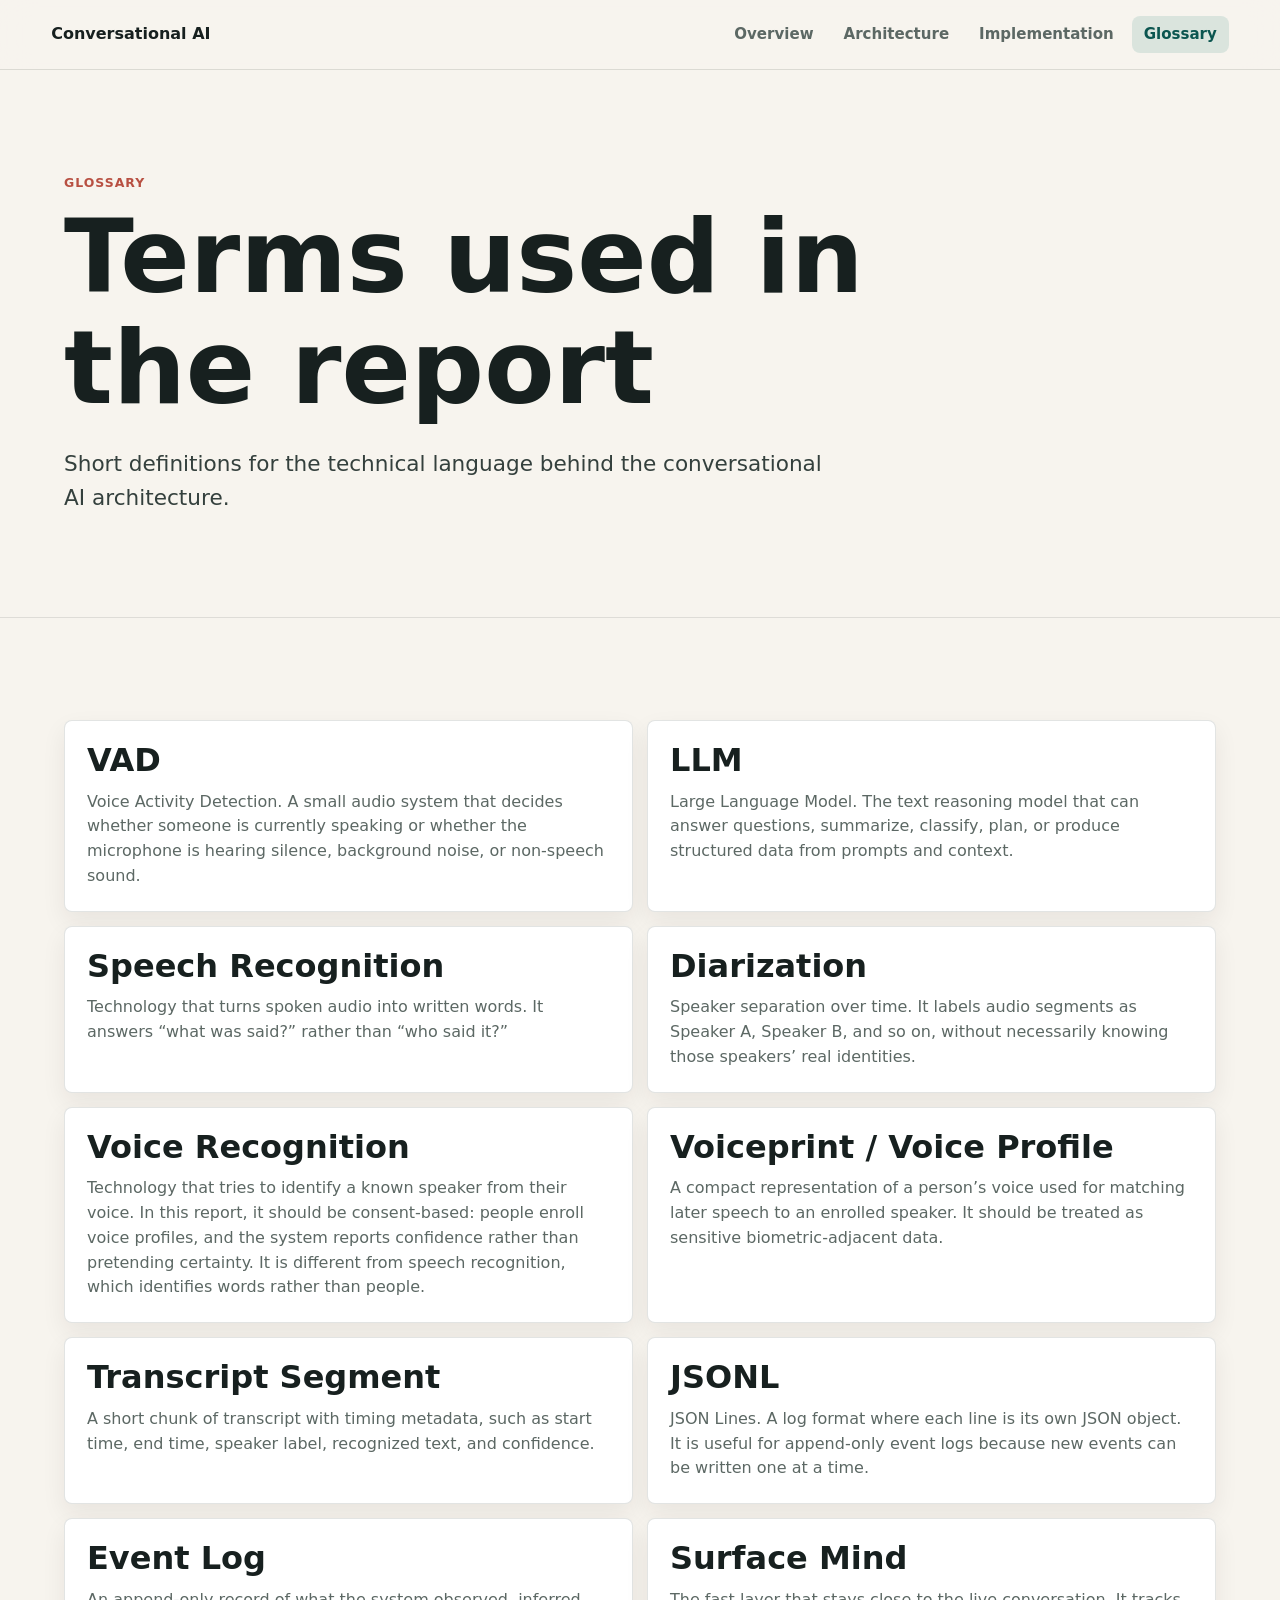
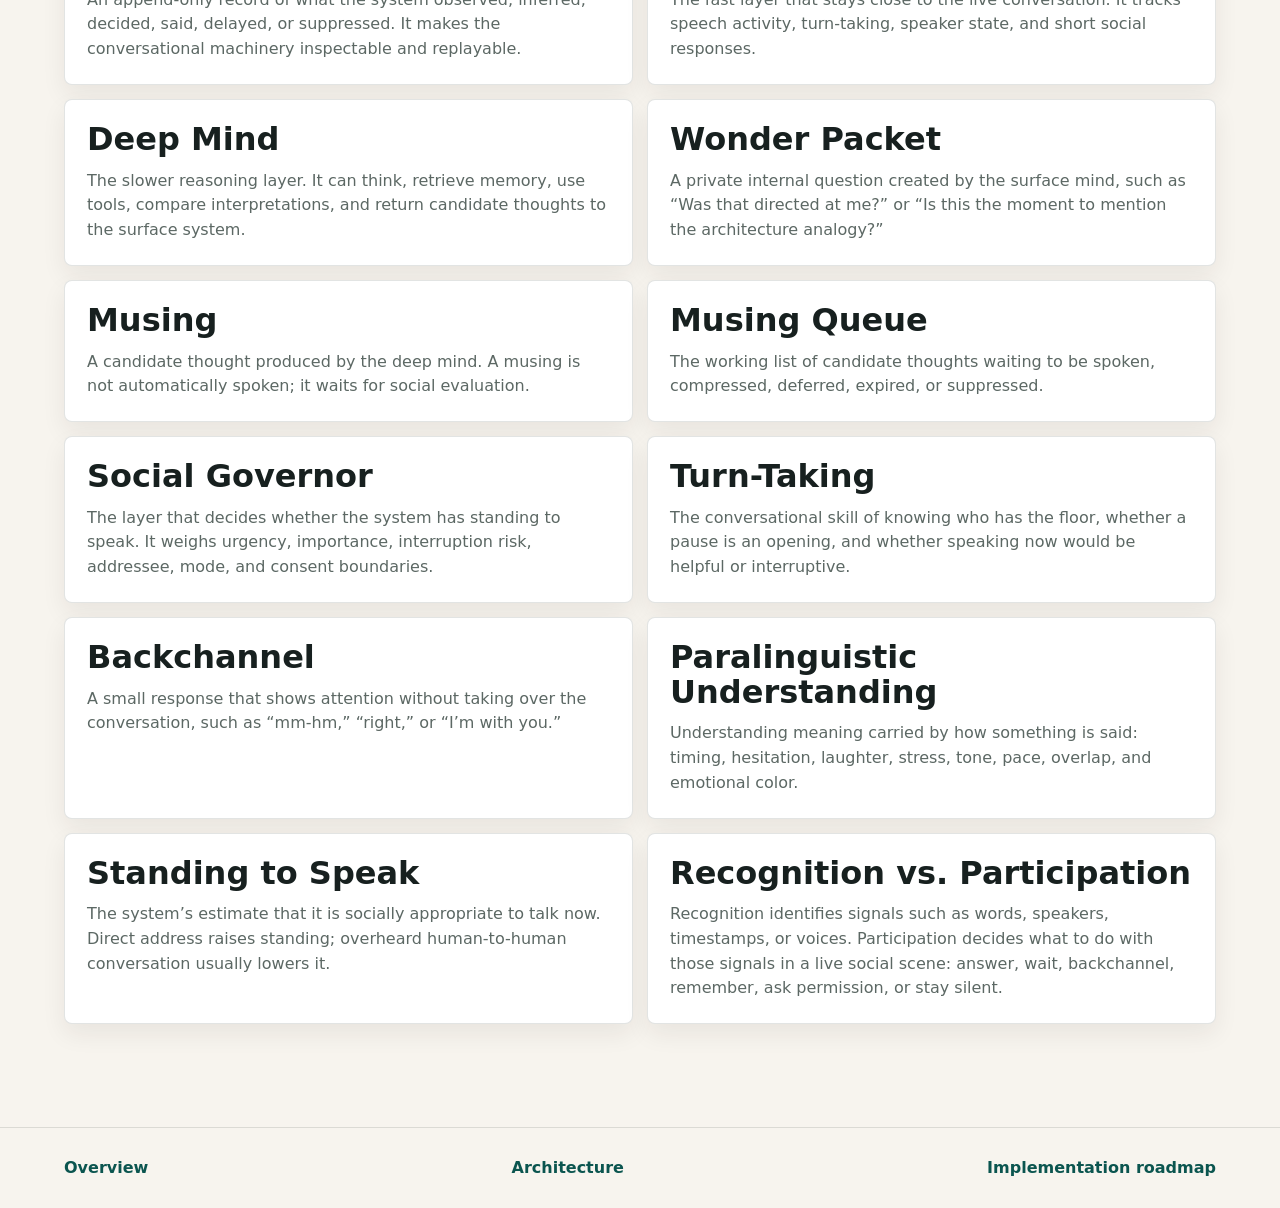
<file: explorations-with-wing-cat/0007__2026-05-31_conversational-ai/glossary.html>
<!doctype html>
<html lang="en">
  <head>
    <meta charset="utf-8">
    <meta name="viewport" content="width=device-width, initial-scale=1">
    <title>Glossary | Conversational AI</title>
    <link rel="stylesheet" href="styles.css">
  </head>
  <body>
    <header class="site-header">
      <a class="brand" href="index.html">Conversational AI</a>
      <nav class="nav" aria-label="Primary">
        <a href="index.html">Overview</a>
        <a href="architecture.html">Architecture</a>
        <a href="implementation.html">Implementation</a>
        <a aria-current="page" href="glossary.html">Glossary</a>
      </nav>
    </header>

    <main>
      <section class="page-title">
        <p class="eyebrow">Glossary</p>
        <h1>Terms used in the report</h1>
        <p class="lead">
          Short definitions for the technical language behind the conversational AI architecture.
        </p>
      </section>

      <section class="section">
        <div class="glossary-grid">
          <article id="vad" class="glossary-entry">
            <h2>VAD</h2>
            <p>Voice Activity Detection. A small audio system that decides whether someone is currently speaking or whether the microphone is hearing silence, background noise, or non-speech sound.</p>
          </article>

          <article id="llm" class="glossary-entry">
            <h2>LLM</h2>
            <p>Large Language Model. The text reasoning model that can answer questions, summarize, classify, plan, or produce structured data from prompts and context.</p>
          </article>

          <article id="speech-recognition" class="glossary-entry">
            <h2>Speech Recognition</h2>
            <p>Technology that turns spoken audio into written words. It answers “what was said?” rather than “who said it?”</p>
          </article>

          <article id="diarization" class="glossary-entry">
            <h2>Diarization</h2>
            <p>Speaker separation over time. It labels audio segments as Speaker A, Speaker B, and so on, without necessarily knowing those speakers’ real identities.</p>
          </article>

          <article id="voice-recognition" class="glossary-entry">
            <h2>Voice Recognition</h2>
            <p>Technology that tries to identify a known speaker from their voice. In this report, it should be consent-based: people enroll voice profiles, and the system reports confidence rather than pretending certainty. It is different from speech recognition, which identifies words rather than people.</p>
          </article>

          <article id="voiceprint" class="glossary-entry">
            <h2>Voiceprint / Voice Profile</h2>
            <p>A compact representation of a person’s voice used for matching later speech to an enrolled speaker. It should be treated as sensitive biometric-adjacent data.</p>
          </article>

          <article id="transcript-segment" class="glossary-entry">
            <h2>Transcript Segment</h2>
            <p>A short chunk of transcript with timing metadata, such as start time, end time, speaker label, recognized text, and confidence.</p>
          </article>

          <article id="jsonl" class="glossary-entry">
            <h2>JSONL</h2>
            <p>JSON Lines. A log format where each line is its own JSON object. It is useful for append-only event logs because new events can be written one at a time.</p>
          </article>

          <article id="event-log" class="glossary-entry">
            <h2>Event Log</h2>
            <p>An append-only record of what the system observed, inferred, decided, said, delayed, or suppressed. It makes the conversational machinery inspectable and replayable.</p>
          </article>

          <article id="surface-mind" class="glossary-entry">
            <h2>Surface Mind</h2>
            <p>The fast layer that stays close to the live conversation. It tracks speech activity, turn-taking, speaker state, and short social responses.</p>
          </article>

          <article id="deep-mind" class="glossary-entry">
            <h2>Deep Mind</h2>
            <p>The slower reasoning layer. It can think, retrieve memory, use tools, compare interpretations, and return candidate thoughts to the surface system.</p>
          </article>

          <article id="wonder-packet" class="glossary-entry">
            <h2>Wonder Packet</h2>
            <p>A private internal question created by the surface mind, such as “Was that directed at me?” or “Is this the moment to mention the architecture analogy?”</p>
          </article>

          <article id="musing" class="glossary-entry">
            <h2>Musing</h2>
            <p>A candidate thought produced by the deep mind. A musing is not automatically spoken; it waits for social evaluation.</p>
          </article>

          <article id="musing-queue" class="glossary-entry">
            <h2>Musing Queue</h2>
            <p>The working list of candidate thoughts waiting to be spoken, compressed, deferred, expired, or suppressed.</p>
          </article>

          <article id="social-governor" class="glossary-entry">
            <h2>Social Governor</h2>
            <p>The layer that decides whether the system has standing to speak. It weighs urgency, importance, interruption risk, addressee, mode, and consent boundaries.</p>
          </article>

          <article id="turn-taking" class="glossary-entry">
            <h2>Turn-Taking</h2>
            <p>The conversational skill of knowing who has the floor, whether a pause is an opening, and whether speaking now would be helpful or interruptive.</p>
          </article>

          <article id="backchannel" class="glossary-entry">
            <h2>Backchannel</h2>
            <p>A small response that shows attention without taking over the conversation, such as “mm-hm,” “right,” or “I’m with you.”</p>
          </article>

          <article id="paralinguistic-understanding" class="glossary-entry">
            <h2>Paralinguistic Understanding</h2>
            <p>Understanding meaning carried by how something is said: timing, hesitation, laughter, stress, tone, pace, overlap, and emotional color.</p>
          </article>

          <article id="standing-to-speak" class="glossary-entry">
            <h2>Standing to Speak</h2>
            <p>The system’s estimate that it is socially appropriate to talk now. Direct address raises standing; overheard human-to-human conversation usually lowers it.</p>
          </article>

          <article id="recognition-vs-participation" class="glossary-entry">
            <h2>Recognition vs. Participation</h2>
            <p>Recognition identifies signals such as words, speakers, timestamps, or voices. Participation decides what to do with those signals in a live social scene: answer, wait, backchannel, remember, ask permission, or stay silent.</p>
          </article>
        </div>
      </section>
    </main>

    <footer class="site-footer">
      <a href="index.html">Overview</a>
      <a href="architecture.html">Architecture</a>
      <a href="implementation.html">Implementation roadmap</a>
    </footer>
  </body>
</html>
</file>
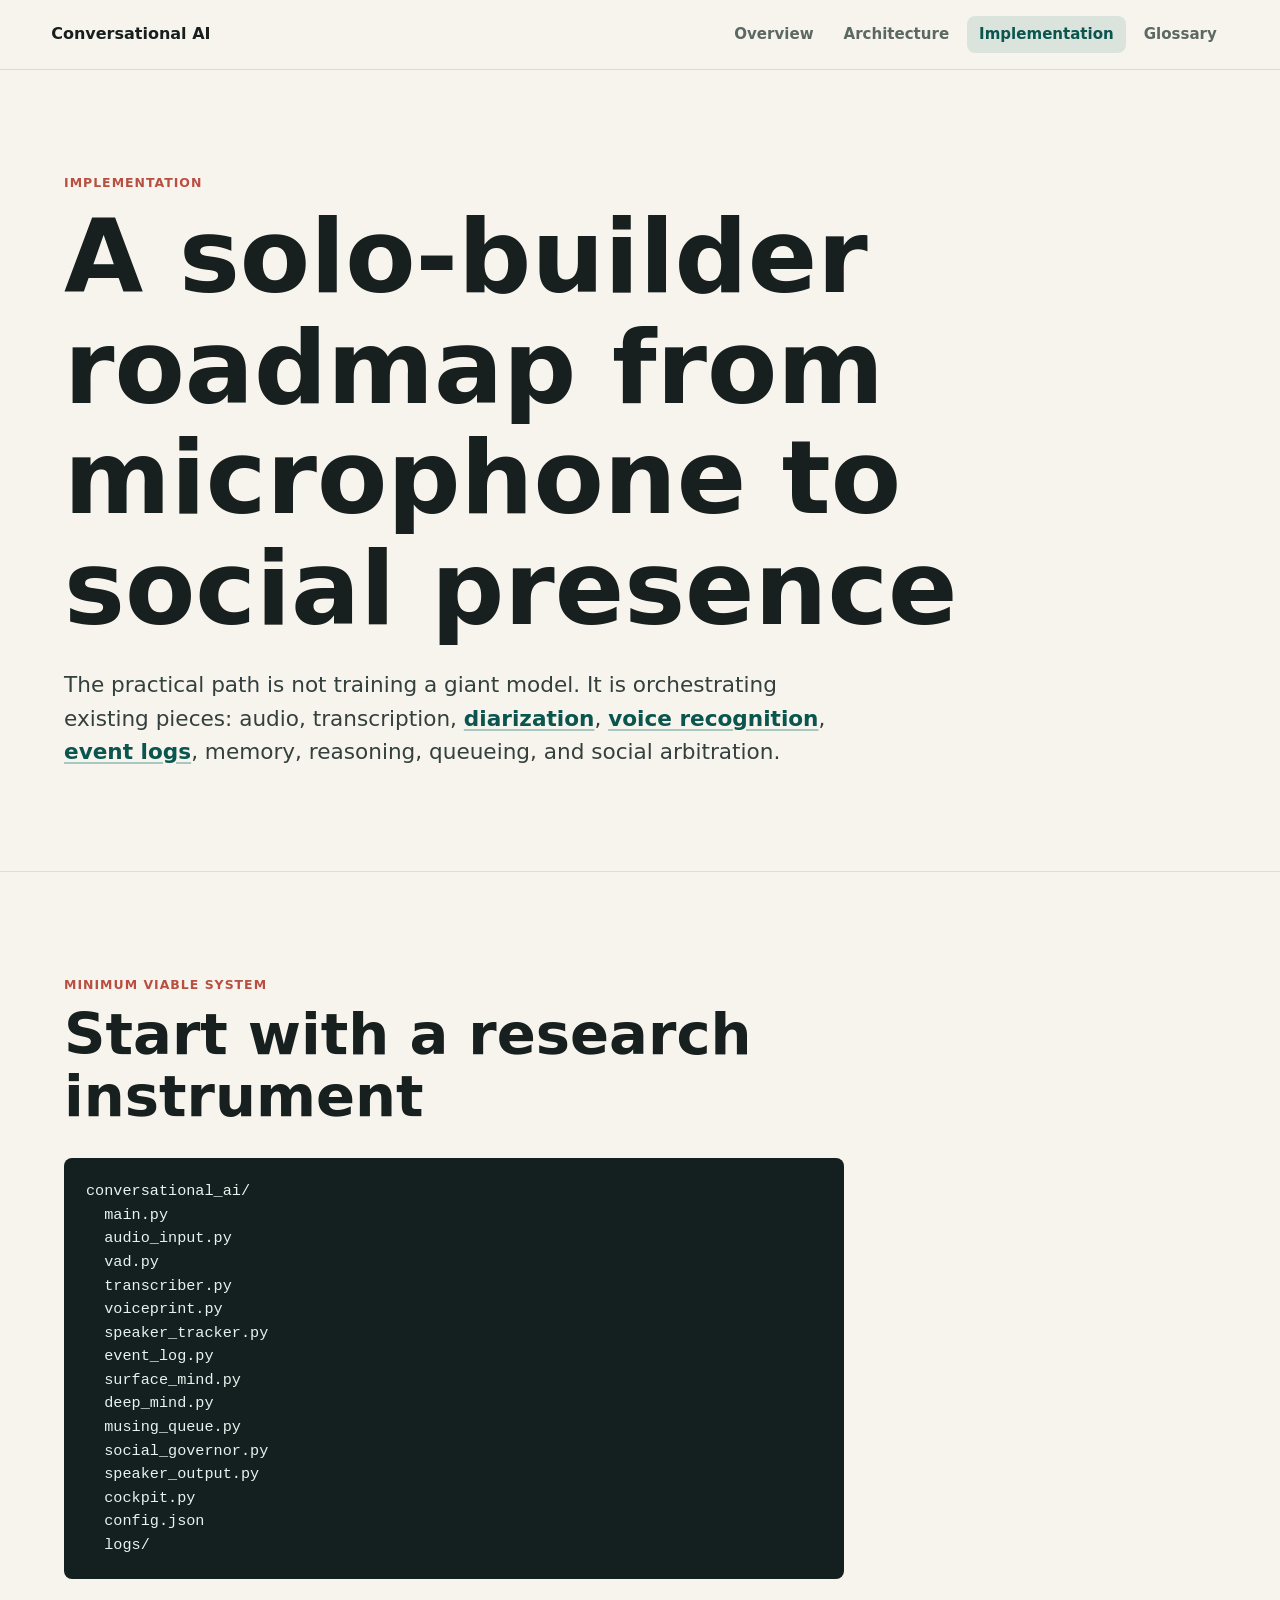
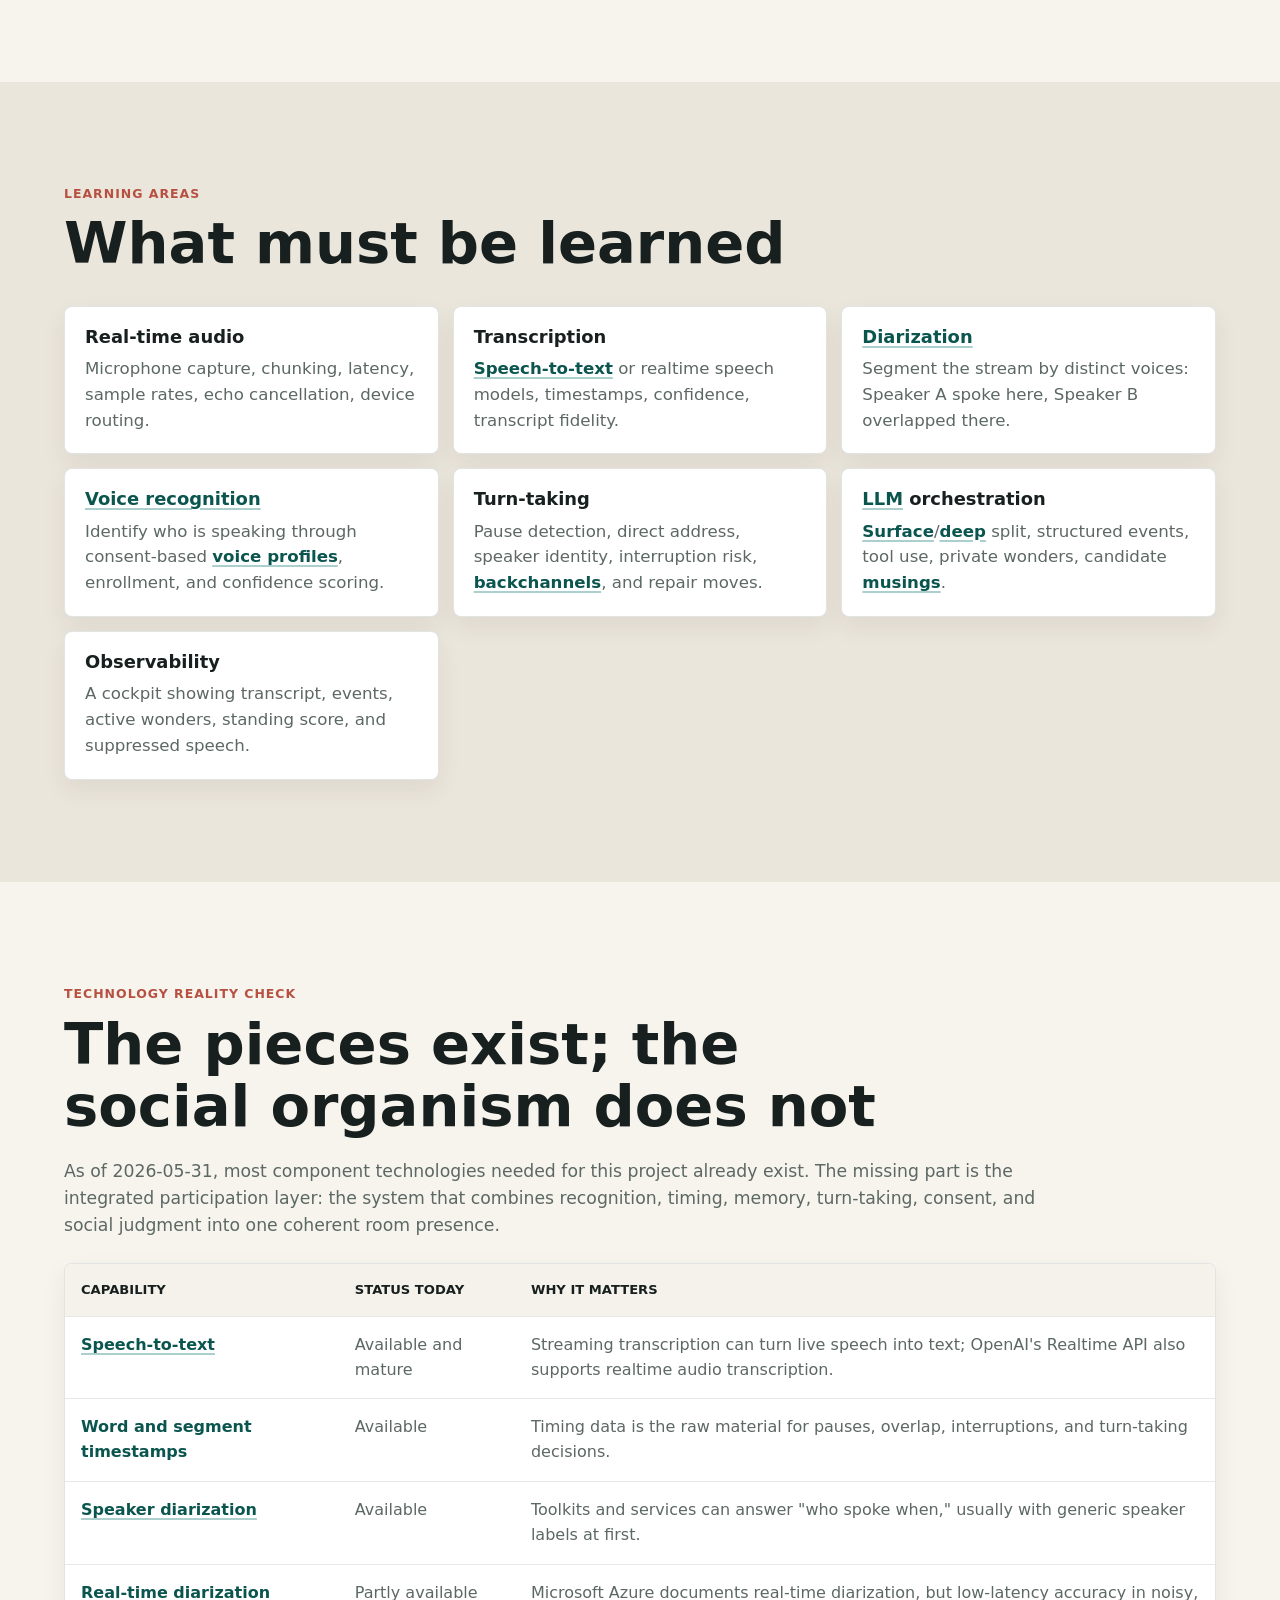
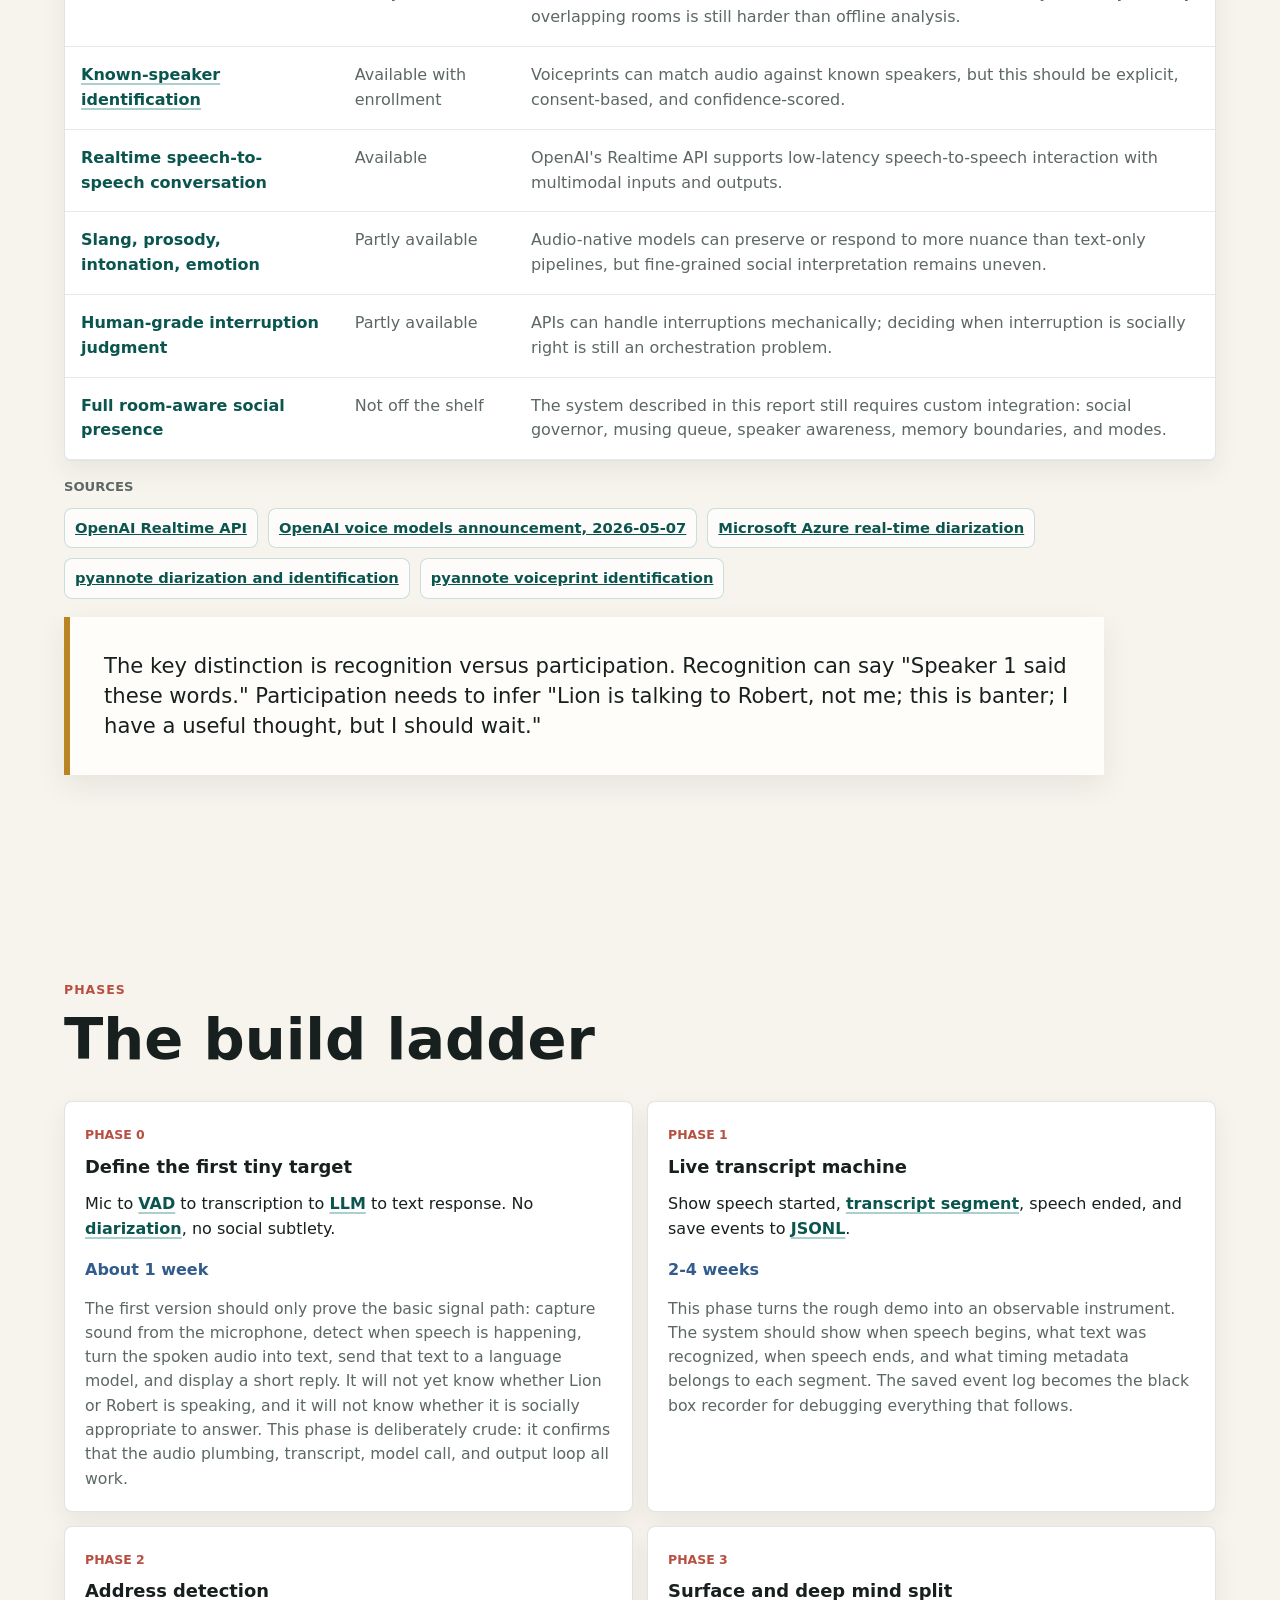
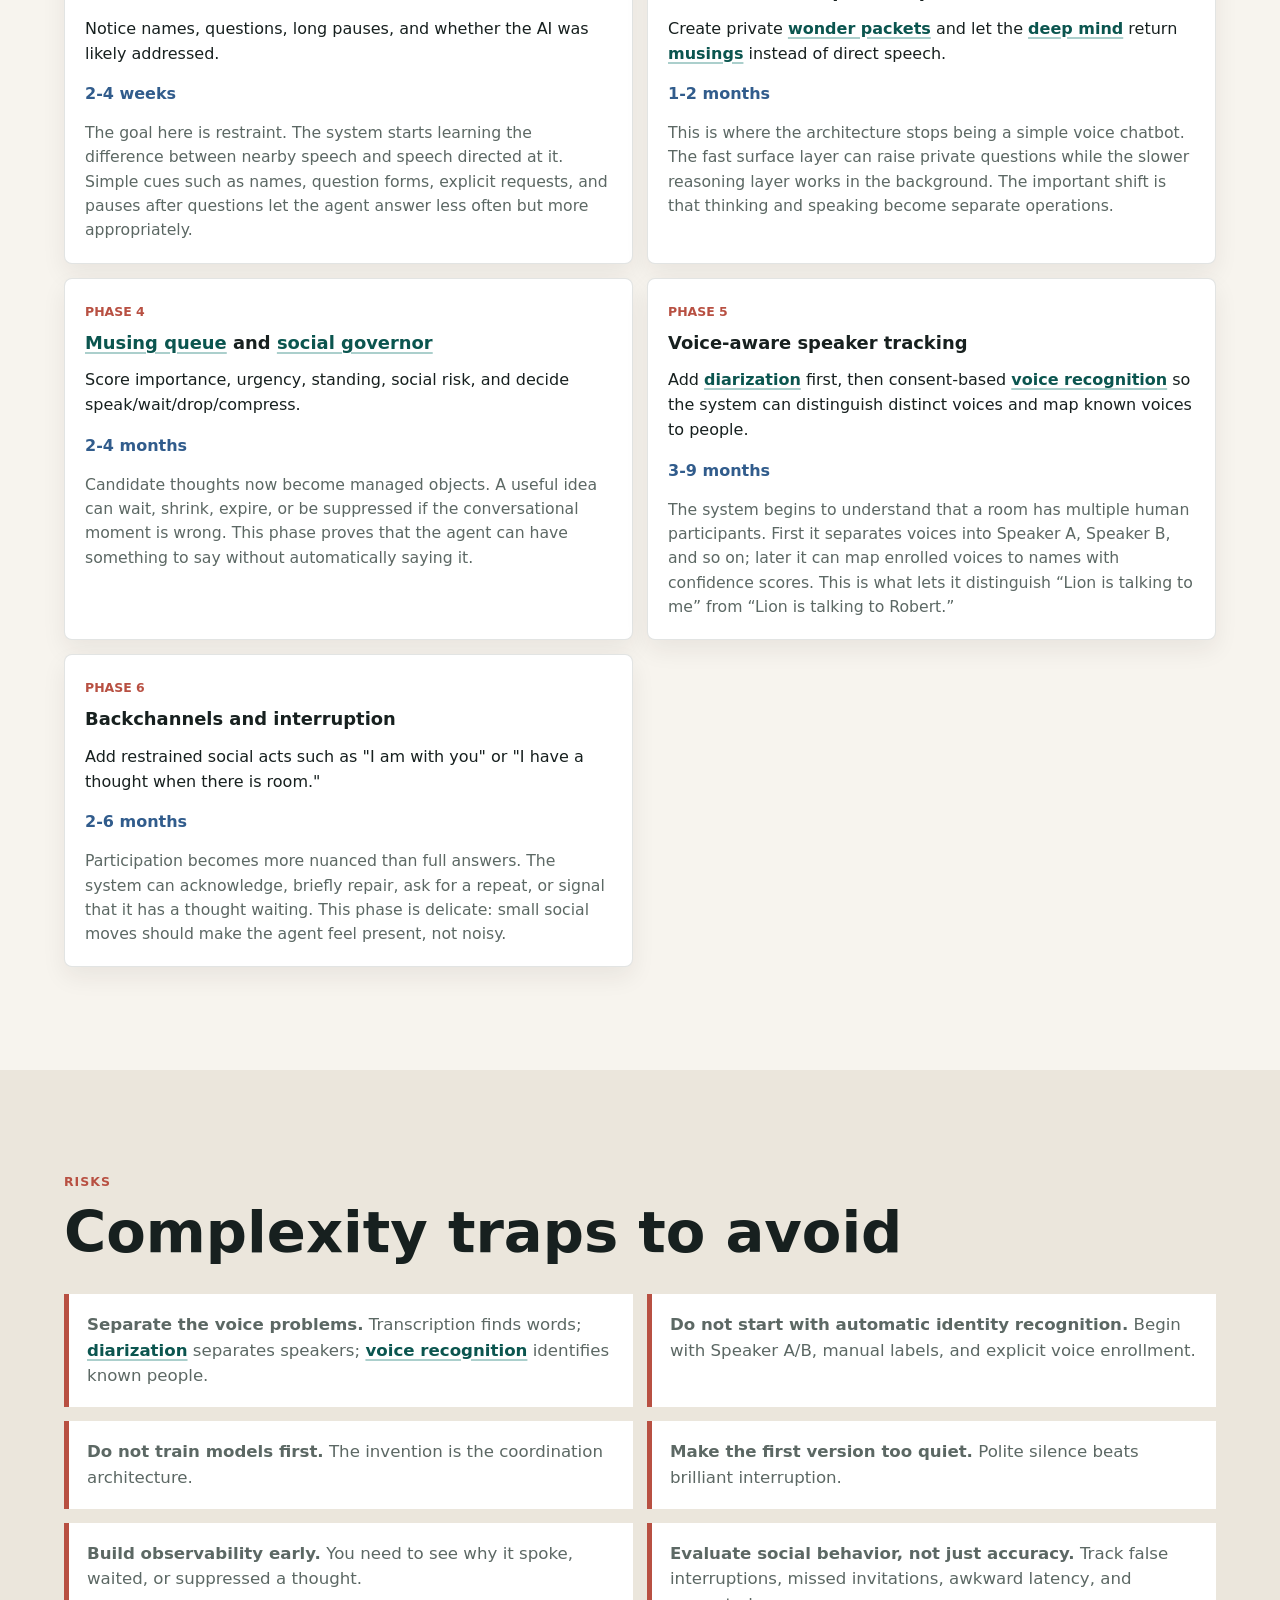
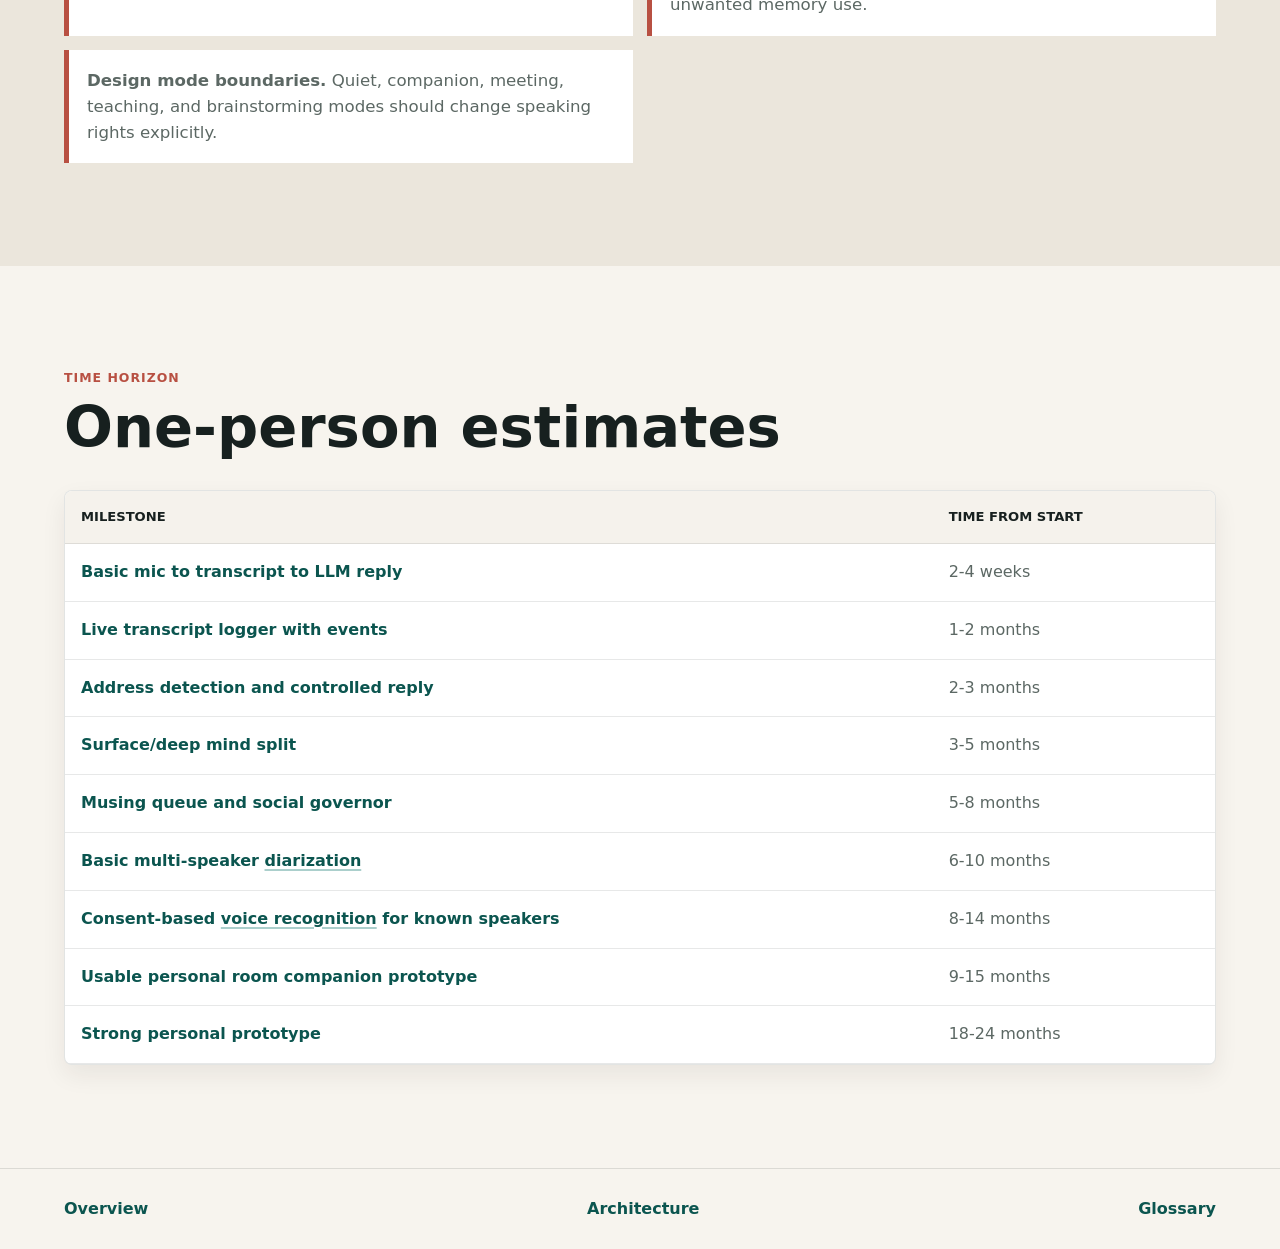
<file: explorations-with-wing-cat/0007__2026-05-31_conversational-ai/implementation.html>
<!doctype html>
<html lang="en">
  <head>
    <meta charset="utf-8">
    <meta name="viewport" content="width=device-width, initial-scale=1">
    <title>Implementation | Conversational AI</title>
    <link rel="stylesheet" href="styles.css">
  </head>
  <body>
    <header class="site-header">
      <a class="brand" href="index.html">Conversational AI</a>
      <nav class="nav" aria-label="Primary">
        <a href="index.html">Overview</a>
        <a href="architecture.html">Architecture</a>
        <a aria-current="page" href="implementation.html">Implementation</a>
        <a href="glossary.html">Glossary</a>
      </nav>
    </header>

    <main>
      <section class="page-title">
        <p class="eyebrow">Implementation</p>
        <h1>A solo-builder roadmap from microphone to social presence</h1>
        <p class="lead">
          The practical path is not training a giant model. It is orchestrating existing pieces:
          audio, transcription, <a class="glossary-link" href="glossary.html#diarization">diarization</a>, <a class="glossary-link" href="glossary.html#voice-recognition">voice recognition</a>, <a class="glossary-link" href="glossary.html#event-log">event logs</a>, memory, reasoning, queueing,
          and social arbitration.
        </p>
      </section>

      <section class="section">
        <div class="section-heading">
          <p class="eyebrow">Minimum Viable System</p>
          <h2>Start with a research instrument</h2>
        </div>
        <div class="file-tree">
          <pre><code>conversational_ai/
  main.py
  audio_input.py
  vad.py
  transcriber.py
  voiceprint.py
  speaker_tracker.py
  event_log.py
  surface_mind.py
  deep_mind.py
  musing_queue.py
  social_governor.py
  speaker_output.py
  cockpit.py
  config.json
  logs/</code></pre>
        </div>
      </section>

      <section class="section band">
        <div class="section-heading">
          <p class="eyebrow">Learning Areas</p>
          <h2>What must be learned</h2>
        </div>
        <div class="feature-grid compact">
          <article class="feature">
            <h3>Real-time audio</h3>
            <p>Microphone capture, chunking, latency, sample rates, echo cancellation, device routing.</p>
          </article>
          <article class="feature">
            <h3>Transcription</h3>
            <p><a class="glossary-link" href="glossary.html#speech-recognition">Speech-to-text</a> or realtime speech models, timestamps, confidence, transcript fidelity.</p>
          </article>
          <article class="feature">
            <h3><a class="glossary-link" href="glossary.html#diarization">Diarization</a></h3>
            <p>Segment the stream by distinct voices: Speaker A spoke here, Speaker B overlapped there.</p>
          </article>
          <article class="feature">
            <h3><a class="glossary-link" href="glossary.html#voice-recognition">Voice recognition</a></h3>
            <p>Identify who is speaking through consent-based <a class="glossary-link" href="glossary.html#voiceprint">voice profiles</a>, enrollment, and confidence scoring.</p>
          </article>
          <article class="feature">
            <h3>Turn-taking</h3>
            <p>Pause detection, direct address, speaker identity, interruption risk, <a class="glossary-link" href="glossary.html#backchannel">backchannels</a>, and repair moves.</p>
          </article>
          <article class="feature">
            <h3><a class="glossary-link" href="glossary.html#llm">LLM</a> orchestration</h3>
            <p><a class="glossary-link" href="glossary.html#surface-mind">Surface</a>/<a class="glossary-link" href="glossary.html#deep-mind">deep</a> split, structured events, tool use, private wonders, candidate <a class="glossary-link" href="glossary.html#musing">musings</a>.</p>
          </article>
          <article class="feature">
            <h3>Observability</h3>
            <p>A cockpit showing transcript, events, active wonders, standing score, and suppressed speech.</p>
          </article>
        </div>
      </section>

      <section class="section">
        <div class="section-heading">
          <p class="eyebrow">Technology Reality Check</p>
          <h2>The pieces exist; the social organism does not</h2>
        </div>
        <p class="section-lead">
          As of 2026-05-31, most component technologies needed for this project already exist.
          The missing part is the integrated participation layer: the system that combines recognition,
          timing, memory, turn-taking, consent, and social judgment into one coherent room presence.
        </p>
        <div class="table-wrap">
          <table>
            <thead>
              <tr>
                <th>Capability</th>
                <th>Status Today</th>
                <th>Why It Matters</th>
              </tr>
            </thead>
            <tbody>
              <tr>
                <td><a class="glossary-link" href="glossary.html#speech-recognition">Speech-to-text</a></td>
                <td>Available and mature</td>
                <td>Streaming transcription can turn live speech into text; OpenAI's Realtime API also supports realtime audio transcription.</td>
              </tr>
              <tr>
                <td>Word and segment timestamps</td>
                <td>Available</td>
                <td>Timing data is the raw material for pauses, overlap, interruptions, and turn-taking decisions.</td>
              </tr>
              <tr>
                <td><a class="glossary-link" href="glossary.html#diarization">Speaker diarization</a></td>
                <td>Available</td>
                <td>Toolkits and services can answer "who spoke when," usually with generic speaker labels at first.</td>
              </tr>
              <tr>
                <td>Real-time diarization</td>
                <td>Partly available</td>
                <td>Microsoft Azure documents real-time diarization, but low-latency accuracy in noisy, overlapping rooms is still harder than offline analysis.</td>
              </tr>
              <tr>
                <td><a class="glossary-link" href="glossary.html#voice-recognition">Known-speaker identification</a></td>
                <td>Available with enrollment</td>
                <td>Voiceprints can match audio against known speakers, but this should be explicit, consent-based, and confidence-scored.</td>
              </tr>
              <tr>
                <td>Realtime speech-to-speech conversation</td>
                <td>Available</td>
                <td>OpenAI's Realtime API supports low-latency speech-to-speech interaction with multimodal inputs and outputs.</td>
              </tr>
              <tr>
                <td>Slang, prosody, intonation, emotion</td>
                <td>Partly available</td>
                <td>Audio-native models can preserve or respond to more nuance than text-only pipelines, but fine-grained social interpretation remains uneven.</td>
              </tr>
              <tr>
                <td>Human-grade interruption judgment</td>
                <td>Partly available</td>
                <td>APIs can handle interruptions mechanically; deciding when interruption is socially right is still an orchestration problem.</td>
              </tr>
              <tr>
                <td>Full room-aware social presence</td>
                <td>Not off the shelf</td>
                <td>The system described in this report still requires custom integration: social governor, musing queue, speaker awareness, memory boundaries, and modes.</td>
              </tr>
            </tbody>
          </table>
        </div>
        <div class="source-list" aria-label="Sources for technology reality check">
          <p>Sources</p>
          <a href="https://platform.openai.com/docs/guides/realtime/">OpenAI Realtime API</a>
          <a href="https://openai.com/index/advancing-voice-intelligence-with-new-models-in-the-api/">OpenAI voice models announcement, 2026-05-07</a>
          <a href="https://learn.microsoft.com/en-us/azure/cognitive-services/speech-service/conversation-transcription">Microsoft Azure real-time diarization</a>
          <a href="https://docs.pyannote.ai/">pyannote diarization and identification</a>
          <a href="https://docs.pyannote.ai/tutorials/identification-with-voiceprints">pyannote voiceprint identification</a>
        </div>
        <div class="callout tight">
          <p>
            The key distinction is recognition versus participation. Recognition can say "Speaker 1 said
            these words." Participation needs to infer "Lion is talking to Robert, not me; this is banter;
            I have a useful thought, but I should wait."
          </p>
        </div>
      </section>

      <section class="section">
        <div class="section-heading">
          <p class="eyebrow">Phases</p>
          <h2>The build ladder</h2>
        </div>
        <div class="timeline">
          <article>
            <span>Phase 0</span>
            <h3>Define the first tiny target</h3>
            <p>Mic to <a class="glossary-link" href="glossary.html#vad">VAD</a> to transcription to <a class="glossary-link" href="glossary.html#llm">LLM</a> to text response. No <a class="glossary-link" href="glossary.html#diarization">diarization</a>, no social subtlety.</p>
            <strong>About 1 week</strong>
            <p class="phase-detail">
              The first version should only prove the basic signal path: capture sound from the microphone,
              detect when speech is happening, turn the spoken audio into text, send that text to a language
              model, and display a short reply. It will not yet know whether Lion or Robert is speaking, and
              it will not know whether it is socially appropriate to answer. This phase is deliberately crude:
              it confirms that the audio plumbing, transcript, model call, and output loop all work.
            </p>
          </article>
          <article>
            <span>Phase 1</span>
            <h3>Live transcript machine</h3>
            <p>Show speech started, <a class="glossary-link" href="glossary.html#transcript-segment">transcript segment</a>, speech ended, and save events to <a class="glossary-link" href="glossary.html#jsonl">JSONL</a>.</p>
            <strong>2-4 weeks</strong>
            <p class="phase-detail">
              This phase turns the rough demo into an observable instrument. The system should show when
              speech begins, what text was recognized, when speech ends, and what timing metadata belongs
              to each segment. The saved event log becomes the black box recorder for debugging everything
              that follows.
            </p>
          </article>
          <article>
            <span>Phase 2</span>
            <h3>Address detection</h3>
            <p>Notice names, questions, long pauses, and whether the AI was likely addressed.</p>
            <strong>2-4 weeks</strong>
            <p class="phase-detail">
              The goal here is restraint. The system starts learning the difference between nearby speech
              and speech directed at it. Simple cues such as names, question forms, explicit requests, and
              pauses after questions let the agent answer less often but more appropriately.
            </p>
          </article>
          <article>
            <span>Phase 3</span>
            <h3>Surface and deep mind split</h3>
            <p>Create private <a class="glossary-link" href="glossary.html#wonder-packet">wonder packets</a> and let the <a class="glossary-link" href="glossary.html#deep-mind">deep mind</a> return <a class="glossary-link" href="glossary.html#musing">musings</a> instead of direct speech.</p>
            <strong>1-2 months</strong>
            <p class="phase-detail">
              This is where the architecture stops being a simple voice chatbot. The fast surface layer can
              raise private questions while the slower reasoning layer works in the background. The important
              shift is that thinking and speaking become separate operations.
            </p>
          </article>
          <article>
            <span>Phase 4</span>
            <h3><a class="glossary-link" href="glossary.html#musing-queue">Musing queue</a> and <a class="glossary-link" href="glossary.html#social-governor">social governor</a></h3>
            <p>Score importance, urgency, standing, social risk, and decide speak/wait/drop/compress.</p>
            <strong>2-4 months</strong>
            <p class="phase-detail">
              Candidate thoughts now become managed objects. A useful idea can wait, shrink, expire, or be
              suppressed if the conversational moment is wrong. This phase proves that the agent can have
              something to say without automatically saying it.
            </p>
          </article>
          <article>
            <span>Phase 5</span>
            <h3>Voice-aware speaker tracking</h3>
            <p>Add <a class="glossary-link" href="glossary.html#diarization">diarization</a> first, then consent-based <a class="glossary-link" href="glossary.html#voice-recognition">voice recognition</a> so the system can distinguish distinct voices and map known voices to people.</p>
            <strong>3-9 months</strong>
            <p class="phase-detail">
              The system begins to understand that a room has multiple human participants. First it separates
              voices into Speaker A, Speaker B, and so on; later it can map enrolled voices to names with
              confidence scores. This is what lets it distinguish “Lion is talking to me” from “Lion is
              talking to Robert.”
            </p>
          </article>
          <article>
            <span>Phase 6</span>
            <h3>Backchannels and interruption</h3>
            <p>Add restrained social acts such as "I am with you" or "I have a thought when there is room."</p>
            <strong>2-6 months</strong>
            <p class="phase-detail">
              Participation becomes more nuanced than full answers. The system can acknowledge, briefly
              repair, ask for a repeat, or signal that it has a thought waiting. This phase is delicate:
              small social moves should make the agent feel present, not noisy.
            </p>
          </article>
        </div>
      </section>

      <section class="section band">
        <div class="section-heading">
          <p class="eyebrow">Risks</p>
          <h2>Complexity traps to avoid</h2>
        </div>
        <div class="risk-list">
          <p><strong>Separate the voice problems.</strong> Transcription finds words; <a class="glossary-link" href="glossary.html#diarization">diarization</a> separates speakers; <a class="glossary-link" href="glossary.html#voice-recognition">voice recognition</a> identifies known people.</p>
          <p><strong>Do not start with automatic identity recognition.</strong> Begin with Speaker A/B, manual labels, and explicit voice enrollment.</p>
          <p><strong>Do not train models first.</strong> The invention is the coordination architecture.</p>
          <p><strong>Make the first version too quiet.</strong> Polite silence beats brilliant interruption.</p>
          <p><strong>Build observability early.</strong> You need to see why it spoke, waited, or suppressed a thought.</p>
          <p><strong>Evaluate social behavior, not just accuracy.</strong> Track false interruptions, missed invitations, awkward latency, and unwanted memory use.</p>
          <p><strong>Design mode boundaries.</strong> Quiet, companion, meeting, teaching, and brainstorming modes should change speaking rights explicitly.</p>
        </div>
      </section>

      <section class="section">
        <div class="section-heading">
          <p class="eyebrow">Time Horizon</p>
          <h2>One-person estimates</h2>
        </div>
        <div class="table-wrap">
          <table>
            <thead>
              <tr>
                <th>Milestone</th>
                <th>Time from start</th>
              </tr>
            </thead>
            <tbody>
              <tr><td>Basic mic to transcript to LLM reply</td><td>2-4 weeks</td></tr>
              <tr><td>Live transcript logger with events</td><td>1-2 months</td></tr>
              <tr><td>Address detection and controlled reply</td><td>2-3 months</td></tr>
              <tr><td>Surface/deep mind split</td><td>3-5 months</td></tr>
              <tr><td>Musing queue and social governor</td><td>5-8 months</td></tr>
              <tr><td>Basic multi-speaker <a class="glossary-link" href="glossary.html#diarization">diarization</a></td><td>6-10 months</td></tr>
              <tr><td>Consent-based <a class="glossary-link" href="glossary.html#voice-recognition">voice recognition</a> for known speakers</td><td>8-14 months</td></tr>
              <tr><td>Usable personal room companion prototype</td><td>9-15 months</td></tr>
              <tr><td>Strong personal prototype</td><td>18-24 months</td></tr>
            </tbody>
          </table>
        </div>
      </section>
    </main>

    <footer class="site-footer">
      <a href="index.html">Overview</a>
      <a href="architecture.html">Architecture</a>
      <a href="glossary.html">Glossary</a>
    </footer>
  </body>
</html>
</file>
<file: explorations-with-wing-cat/0006__2026-05-29_the-net/styles.css>
:root {
  color-scheme: light;
  --paper: #f7f3ea;
  --panel: #fffaf0;
  --ink: #20221f;
  --muted: #62665d;
  --line: #d9d0bd;
  --teal: #11666c;
  --coral: #b85240;
  --gold: #9a6a13;
  --leaf: #55704b;
  --shadow: 0 18px 48px rgba(32, 34, 31, 0.12);
}

* {
  box-sizing: border-box;
}

body {
  margin: 0;
  font-family: Inter, ui-sans-serif, system-ui, -apple-system, BlinkMacSystemFont, "Segoe UI", sans-serif;
  background: var(--paper);
  color: var(--ink);
  line-height: 1.55;
}

img {
  display: block;
  max-width: 100%;
}

a {
  color: var(--teal);
  text-decoration-thickness: 1px;
  text-underline-offset: 0.18em;
}

.site-shell {
  min-height: 100vh;
}

.topbar {
  position: sticky;
  top: 0;
  z-index: 10;
  display: flex;
  align-items: center;
  justify-content: space-between;
  gap: 24px;
  padding: 14px clamp(18px, 4vw, 52px);
  border-bottom: 1px solid rgba(32, 34, 31, 0.12);
  background: rgba(247, 243, 234, 0.92);
  backdrop-filter: blur(16px);
}

.brand {
  display: flex;
  align-items: center;
  gap: 10px;
  color: var(--ink);
  font-weight: 780;
  text-decoration: none;
}

.brand-mark {
  width: 30px;
  height: 30px;
  border: 2px solid var(--ink);
  border-radius: 7px;
  background:
    linear-gradient(135deg, transparent 0 44%, var(--coral) 45% 55%, transparent 56%),
    linear-gradient(90deg, var(--teal), var(--gold));
}

.nav {
  display: flex;
  flex-wrap: wrap;
  justify-content: flex-end;
  gap: 6px;
}

.nav a {
  padding: 7px 10px;
  border-radius: 7px;
  color: var(--muted);
  font-size: 0.9rem;
  font-weight: 680;
  text-decoration: none;
}

.nav a:hover,
.nav a[aria-current="page"] {
  background: #ebe3d3;
  color: var(--ink);
}

.hero {
  display: grid;
  grid-template-columns: minmax(0, 0.92fr) minmax(320px, 1.08fr);
  gap: clamp(28px, 5vw, 72px);
  align-items: center;
  padding: clamp(42px, 7vw, 86px) clamp(18px, 5vw, 72px) 34px;
}

.hero-copy {
  max-width: 660px;
}

.eyebrow {
  margin: 0 0 12px;
  color: var(--coral);
  font-size: 0.78rem;
  font-weight: 820;
  letter-spacing: 0.08em;
  text-transform: uppercase;
}

h1,
h2,
h3 {
  margin: 0;
  line-height: 1.05;
  letter-spacing: 0;
}

h1 {
  max-width: 780px;
  font-family: Georgia, "Times New Roman", serif;
  font-size: clamp(3rem, 7vw, 6.5rem);
  font-weight: 680;
}

h2 {
  font-family: Georgia, "Times New Roman", serif;
  font-size: clamp(2rem, 4vw, 3.6rem);
  font-weight: 650;
}

h3 {
  font-size: 1.05rem;
  font-weight: 820;
}

.dek {
  max-width: 680px;
  margin: 22px 0 0;
  color: #45483f;
  font-size: clamp(1.08rem, 1.7vw, 1.32rem);
}

.credit-box {
  margin-top: 24px;
  padding: 16px 18px;
  border: 1px solid rgba(184, 82, 64, 0.32);
  border-radius: 8px;
  background: #fff3e5;
  color: #3f352b;
  font-size: 0.98rem;
}

.credit-box strong {
  color: var(--ink);
}

.hero-figure {
  position: relative;
  min-height: 420px;
  overflow: hidden;
  border: 1px solid rgba(32, 34, 31, 0.12);
  border-radius: 8px;
  box-shadow: var(--shadow);
  background: #f0e8d7;
}

.hero-figure img {
  width: 100%;
  height: 100%;
  min-height: 420px;
  object-fit: cover;
}

.caption-ribbon {
  position: absolute;
  right: 18px;
  bottom: 18px;
  max-width: 340px;
  padding: 12px 14px;
  border: 1px solid rgba(255, 250, 240, 0.65);
  border-radius: 7px;
  background: rgba(32, 34, 31, 0.76);
  color: #fffaf0;
  font-size: 0.92rem;
}

.content {
  padding: 20px clamp(18px, 5vw, 72px) 72px;
}

.section {
  margin: 0 auto;
  max-width: 1160px;
  padding: clamp(34px, 6vw, 70px) 0;
  border-top: 1px solid var(--line);
}

.section:first-child {
  border-top: 0;
}

.split {
  display: grid;
  grid-template-columns: minmax(0, 0.85fr) minmax(300px, 1.15fr);
  gap: clamp(24px, 5vw, 64px);
  align-items: start;
}

.prose {
  max-width: 720px;
  color: #3c4038;
  font-size: 1.04rem;
}

.prose p {
  margin: 0 0 18px;
}

.prose strong {
  color: var(--ink);
}

.chapter-grid,
.principle-grid,
.record-grid {
  display: grid;
  grid-template-columns: repeat(3, minmax(0, 1fr));
  gap: 16px;
}

.chapter-card,
.principle,
.record-card,
.source-card {
  min-height: 100%;
  padding: 20px;
  border: 1px solid var(--line);
  border-radius: 8px;
  background: var(--panel);
}

.chapter-card {
  display: flex;
  flex-direction: column;
  gap: 14px;
  color: var(--ink);
  text-decoration: none;
}

.chapter-card:hover {
  border-color: rgba(17, 102, 108, 0.58);
  box-shadow: 0 10px 30px rgba(17, 102, 108, 0.12);
}

.chapter-number {
  color: var(--gold);
  font-size: 0.78rem;
  font-weight: 860;
  text-transform: uppercase;
}

.chapter-card p,
.principle p,
.record-card p,
.source-card p {
  margin: 0;
  color: var(--muted);
}

.flow {
  display: grid;
  grid-template-columns: repeat(5, minmax(0, 1fr));
  gap: 10px;
  align-items: stretch;
}

.flow-step {
  position: relative;
  padding: 18px 14px;
  border: 1px solid var(--line);
  border-radius: 8px;
  background: #fffaf0;
  text-align: center;
}

.flow-step:not(:last-child)::after {
  content: "";
  position: absolute;
  top: 50%;
  right: -9px;
  width: 16px;
  height: 2px;
  background: var(--coral);
}

.flow-step b {
  display: block;
  margin-bottom: 5px;
  color: var(--ink);
}

.flow-step span {
  color: var(--muted);
  font-size: 0.9rem;
}

.quote-band {
  margin: 34px 0 0;
  padding: clamp(22px, 4vw, 36px);
  border-left: 5px solid var(--coral);
  background: #eee5d3;
  color: #302f2a;
  font-family: Georgia, "Times New Roman", serif;
  font-size: clamp(1.45rem, 3vw, 2.4rem);
  line-height: 1.12;
}

.context-callout {
  display: grid;
  gap: 12px;
  padding: 18px;
  border: 1px solid rgba(17, 102, 108, 0.28);
  border-radius: 8px;
  background: #e8f0e8;
}

.context-callout h3 {
  color: var(--teal);
}

.context-callout p {
  margin: 0;
  color: #3e4c42;
}

.artifact-board {
  display: grid;
  gap: 12px;
  padding: 18px;
  border: 1px solid var(--line);
  border-radius: 8px;
  background: #e8dfcd;
}

.artifact-row {
  display: grid;
  grid-template-columns: 62px 1fr auto;
  gap: 12px;
  align-items: center;
  min-height: 64px;
  padding: 11px;
  border-radius: 7px;
  background: #fffaf0;
  box-shadow: 0 6px 18px rgba(32, 34, 31, 0.06);
}

.artifact-icon {
  display: grid;
  place-items: center;
  width: 44px;
  height: 44px;
  border-radius: 7px;
  color: #fffaf0;
  font-weight: 860;
}

.artifact-icon.url {
  background: var(--teal);
}

.artifact-icon.img {
  background: var(--coral);
}

.artifact-icon.pdf {
  background: var(--gold);
}

.artifact-icon.note {
  background: var(--leaf);
}

.artifact-icon.ctx {
  background: #66543a;
}

.tag-list {
  display: flex;
  flex-wrap: wrap;
  gap: 7px;
}

.tag {
  display: inline-flex;
  align-items: center;
  min-height: 28px;
  padding: 4px 9px;
  border: 1px solid rgba(17, 102, 108, 0.24);
  border-radius: 999px;
  background: #edf5ef;
  color: #234b45;
  font-size: 0.83rem;
  font-weight: 720;
  white-space: nowrap;
}

.tag.formal {
  border-color: rgba(154, 106, 19, 0.28);
  background: #f7ecd1;
  color: #68480e;
}

.code-panel {
  overflow: auto;
  padding: 18px;
  border: 1px solid var(--line);
  border-radius: 8px;
  background: #20221f;
  color: #fff7e7;
  font: 0.92rem/1.5 "Cascadia Code", Consolas, monospace;
}

.schema-table {
  width: 100%;
  border-collapse: collapse;
  overflow: hidden;
  border: 1px solid var(--line);
  border-radius: 8px;
  background: var(--panel);
}

.schema-table th,
.schema-table td {
  padding: 13px 14px;
  border-bottom: 1px solid var(--line);
  text-align: left;
  vertical-align: top;
}

.schema-table th {
  color: var(--ink);
  font-size: 0.78rem;
  letter-spacing: 0.06em;
  text-transform: uppercase;
}

.schema-table tr:last-child td {
  border-bottom: 0;
}

.source-grid {
  display: grid;
  grid-template-columns: repeat(4, minmax(0, 1fr));
  gap: 14px;
}

.source-card {
  min-height: 170px;
}

.source-symbol {
  width: 44px;
  height: 44px;
  margin-bottom: 18px;
  border-radius: 8px;
  background:
    linear-gradient(135deg, rgba(255, 250, 240, 0) 0 45%, rgba(255, 250, 240, 0.72) 46% 54%, rgba(255, 250, 240, 0) 55%),
    var(--teal);
}

.source-card:nth-child(2) .source-symbol {
  background-color: var(--coral);
}

.source-card:nth-child(3) .source-symbol {
  background-color: var(--gold);
}

.source-card:nth-child(4) .source-symbol {
  background-color: var(--leaf);
}

.brush-demo {
  display: grid;
  gap: 16px;
  padding: 18px;
  border: 1px solid var(--line);
  border-radius: 8px;
  background: #e8dfcd;
}

.brush-bar {
  display: flex;
  flex-wrap: wrap;
  align-items: center;
  gap: 10px;
  padding: 14px;
  border-radius: 8px;
  background: #fffaf0;
}

.brush-label {
  color: var(--coral);
  font-size: 0.82rem;
  font-weight: 860;
  text-transform: uppercase;
}

.mock-button {
  min-height: 34px;
  padding: 6px 10px;
  border: 1px solid var(--ink);
  border-radius: 7px;
  background: var(--ink);
  color: #fffaf0;
  font-weight: 760;
}

.timeline {
  display: grid;
  gap: 14px;
  counter-reset: item;
}

.timeline-item {
  display: grid;
  grid-template-columns: 46px 1fr;
  gap: 14px;
  align-items: start;
}

.timeline-item::before {
  counter-increment: item;
  content: counter(item);
  display: grid;
  place-items: center;
  width: 38px;
  height: 38px;
  border-radius: 50%;
  background: var(--teal);
  color: #fffaf0;
  font-weight: 860;
}

.timeline-item div {
  padding: 14px 16px;
  border: 1px solid var(--line);
  border-radius: 8px;
  background: var(--panel);
}

.timeline-item p {
  margin: 6px 0 0;
  color: var(--muted);
}

.association-panel {
  display: grid;
  gap: 12px;
  padding: 18px;
  border: 1px solid var(--line);
  border-radius: 8px;
  background: #e8dfcd;
}

.suggestion-card {
  padding: 16px;
  border: 1px solid rgba(17, 102, 108, 0.28);
  border-radius: 8px;
  background: #fffaf0;
}

.suggestion-card p {
  margin: 6px 0 0;
  color: var(--muted);
}

.footer {
  padding: 30px clamp(18px, 5vw, 72px);
  border-top: 1px solid var(--line);
  color: var(--muted);
}

@media (max-width: 980px) {
  .hero,
  .split {
    grid-template-columns: 1fr;
  }

  .hero-figure,
  .hero-figure img {
    min-height: 320px;
  }

  .chapter-grid,
  .principle-grid,
  .record-grid,
  .source-grid {
    grid-template-columns: repeat(2, minmax(0, 1fr));
  }

  .flow {
    grid-template-columns: 1fr;
  }

  .flow-step:not(:last-child)::after {
    display: none;
  }
}

@media (max-width: 680px) {
  .topbar {
    align-items: flex-start;
    flex-direction: column;
  }

  .nav {
    justify-content: flex-start;
  }

  .chapter-grid,
  .principle-grid,
  .record-grid,
  .source-grid {
    grid-template-columns: 1fr;
  }

  .artifact-row {
    grid-template-columns: 44px 1fr;
  }

  .artifact-row .tag-list {
    grid-column: 1 / -1;
  }

  .caption-ribbon {
    position: static;
    max-width: none;
    border: 0;
    border-radius: 0;
  }
}
</file>
<file: explorations-with-wing-cat/0007__2026-05-31_conversational-ai/styles.css>
:root {
  color-scheme: light;
  --ink: #17201f;
  --muted: #5c6864;
  --paper: #f7f4ee;
  --panel: #ffffff;
  --line: #d7d2c7;
  --accent: #0f766e;
  --accent-dark: #0b554f;
  --coral: #b85042;
  --gold: #b98522;
  --blue: #315c8c;
  --shadow: 0 18px 45px rgba(38, 34, 27, 0.12);
}

* {
  box-sizing: border-box;
}

body {
  margin: 0;
  background: var(--paper);
  color: var(--ink);
  font-family: Inter, ui-sans-serif, system-ui, -apple-system, BlinkMacSystemFont, "Segoe UI", sans-serif;
  line-height: 1.55;
}

a {
  color: inherit;
}

.glossary-link {
  color: var(--accent-dark);
  font-weight: 800;
  text-decoration-color: rgba(15, 118, 110, 0.35);
  text-decoration-thickness: 2px;
  text-underline-offset: 3px;
}

.glossary-link:hover {
  text-decoration-color: var(--accent-dark);
}

.site-header {
  position: sticky;
  top: 0;
  z-index: 20;
  display: flex;
  align-items: center;
  justify-content: space-between;
  gap: 24px;
  padding: 16px clamp(18px, 4vw, 56px);
  border-bottom: 1px solid rgba(23, 32, 31, 0.12);
  background: rgba(247, 244, 238, 0.92);
  backdrop-filter: blur(16px);
}

.brand {
  font-weight: 800;
  text-decoration: none;
  white-space: nowrap;
}

.nav {
  display: flex;
  gap: 6px;
  flex-wrap: wrap;
  justify-content: flex-end;
}

.nav a {
  min-height: 36px;
  display: inline-flex;
  align-items: center;
  padding: 7px 12px;
  border-radius: 8px;
  color: var(--muted);
  font-size: 0.94rem;
  font-weight: 700;
  text-decoration: none;
}

.nav a[aria-current="page"],
.nav a:hover {
  background: rgba(15, 118, 110, 0.12);
  color: var(--accent-dark);
}

main {
  overflow: hidden;
}

.hero {
  min-height: calc(100vh - 69px);
  display: grid;
  grid-template-columns: minmax(0, 1.08fr) minmax(320px, 0.72fr);
  gap: clamp(32px, 6vw, 72px);
  align-items: center;
  padding: clamp(42px, 7vw, 96px) clamp(18px, 5vw, 72px) 48px;
  background:
    linear-gradient(110deg, rgba(255, 255, 255, 0.64), rgba(255, 255, 255, 0.10)),
    repeating-linear-gradient(90deg, rgba(15, 118, 110, 0.08) 0 1px, transparent 1px 46px),
    repeating-linear-gradient(0deg, rgba(184, 80, 66, 0.06) 0 1px, transparent 1px 46px);
}

.hero-copy {
  max-width: 860px;
}

.eyebrow {
  margin: 0 0 10px;
  color: var(--coral);
  font-size: 0.78rem;
  font-weight: 900;
  letter-spacing: 0.08em;
  text-transform: uppercase;
}

h1,
h2,
h3,
p {
  overflow-wrap: anywhere;
}

h1,
h2,
h3 {
  line-height: 1.08;
}

h1 {
  max-width: 930px;
  margin: 0;
  font-size: clamp(3rem, 8vw, 6.9rem);
}

h2 {
  margin: 0;
  font-size: clamp(2rem, 4.5vw, 4.4rem);
}

h3 {
  margin: 0 0 10px;
  font-size: 1.12rem;
}

.lead {
  max-width: 780px;
  margin: 24px 0 0;
  color: #34403d;
  font-size: clamp(1.08rem, 2vw, 1.35rem);
}

.hero-actions {
  display: flex;
  flex-wrap: wrap;
  gap: 12px;
  margin-top: 18px;
}

.button {
  min-height: 46px;
  display: inline-flex;
  align-items: center;
  justify-content: center;
  padding: 11px 16px;
  border: 1px solid rgba(23, 32, 31, 0.16);
  border-radius: 8px;
  background: rgba(255, 255, 255, 0.74);
  color: var(--ink);
  font-weight: 800;
  text-decoration: none;
  box-shadow: 0 6px 18px rgba(38, 34, 27, 0.08);
}

.button.primary {
  border-color: transparent;
  background: var(--accent);
  color: white;
}

.source-card {
  max-width: 760px;
  margin-top: 30px;
  padding: 18px;
  border: 1px solid rgba(23, 32, 31, 0.14);
  border-left: 6px solid var(--accent);
  border-radius: 8px;
  background: rgba(255, 255, 255, 0.78);
  box-shadow: 0 8px 22px rgba(38, 34, 27, 0.08);
}

.source-title {
  margin: 0 0 4px;
  color: var(--muted);
  font-size: 0.78rem;
  font-weight: 900;
  text-transform: uppercase;
}

.source-card a {
  color: var(--accent-dark);
  font-size: 1.05rem;
  font-weight: 900;
}

.source-card dl {
  display: grid;
  gap: 8px;
  margin: 14px 0 0;
}

.source-card dl div {
  display: grid;
  grid-template-columns: 70px minmax(0, 1fr);
  gap: 12px;
}

.source-card dt {
  color: var(--muted);
  font-weight: 900;
}

.source-card dd {
  min-width: 0;
  margin: 0;
  color: #34403d;
  overflow-wrap: anywhere;
}

.source-note {
  margin: 12px 0 0;
  color: var(--muted);
  font-size: 0.95rem;
}

.source-list {
  display: flex;
  flex-wrap: wrap;
  gap: 10px;
  margin-top: 16px;
}

.source-list p {
  width: 100%;
  margin: 0;
  color: var(--muted);
  font-size: 0.82rem;
  font-weight: 900;
  text-transform: uppercase;
}

.source-list a {
  padding: 8px 10px;
  border: 1px solid rgba(15, 118, 110, 0.22);
  border-radius: 8px;
  background: rgba(255, 255, 255, 0.72);
  color: var(--accent-dark);
  font-size: 0.92rem;
  font-weight: 800;
}

.signal-panel {
  display: grid;
  gap: 12px;
  padding: 18px;
  border: 1px solid rgba(23, 32, 31, 0.13);
  border-radius: 8px;
  background: rgba(255, 255, 255, 0.78);
  box-shadow: var(--shadow);
}

.signal-row {
  padding: 18px;
  border-left: 5px solid var(--line);
  background: #fbfaf6;
}

.signal-row.active {
  border-left-color: var(--accent);
}

.signal-row span {
  display: block;
  color: var(--muted);
  font-size: 0.78rem;
  font-weight: 900;
  text-transform: uppercase;
}

.signal-row strong {
  display: block;
  margin-top: 4px;
  font-size: clamp(1.04rem, 2vw, 1.25rem);
}

.section,
.page-title {
  padding: clamp(52px, 8vw, 104px) clamp(18px, 5vw, 72px);
}

.page-title {
  border-bottom: 1px solid rgba(23, 32, 31, 0.11);
}

.section-heading {
  max-width: 850px;
  margin-bottom: 30px;
}

.section-lead {
  max-width: 980px;
  margin: -10px 0 24px;
  color: var(--muted);
  font-size: 1.08rem;
}

.two-column {
  display: grid;
  grid-template-columns: repeat(2, minmax(0, 1fr));
  gap: clamp(24px, 5vw, 64px);
  max-width: 1120px;
}

.two-column p,
.feature p,
.standing-grid p,
.risk-list p {
  margin: 0;
  color: var(--muted);
  font-size: 1.04rem;
}

.band {
  background: #ebe6dc;
}

.feature-grid {
  display: grid;
  grid-template-columns: repeat(4, minmax(0, 1fr));
  gap: 14px;
}

.feature-grid.compact {
  grid-template-columns: repeat(3, minmax(0, 1fr));
}

.feature,
.standing-grid article,
.timeline article {
  border: 1px solid rgba(23, 32, 31, 0.12);
  border-radius: 8px;
  background: var(--panel);
  padding: 20px;
  box-shadow: 0 10px 24px rgba(38, 34, 27, 0.07);
}

.callout {
  max-width: 1040px;
  padding: clamp(22px, 4vw, 34px);
  border-left: 6px solid var(--gold);
  background: #fffdfa;
  box-shadow: 0 10px 28px rgba(38, 34, 27, 0.08);
}

.callout p {
  margin: 0;
  font-size: clamp(1.2rem, 2.2vw, 1.6rem);
  line-height: 1.42;
}

.callout.tight {
  margin-top: 18px;
}

.callout.tight p {
  font-size: clamp(1.05rem, 1.8vw, 1.32rem);
}

.metrics {
  display: grid;
  grid-template-columns: repeat(4, minmax(0, 1fr));
  gap: 12px;
  margin-top: 20px;
}

.metrics div {
  min-height: 116px;
  display: flex;
  flex-direction: column;
  justify-content: space-between;
  padding: 18px;
  border: 1px solid rgba(23, 32, 31, 0.12);
  background: #ffffff;
}

.metrics strong {
  color: var(--blue);
  font-size: clamp(1.3rem, 3vw, 2.2rem);
  line-height: 1;
}

.metrics span {
  color: var(--muted);
  font-weight: 700;
}

.flow {
  max-width: 760px;
  margin: 0 auto;
}

.flow-node {
  padding: 18px 20px;
  border: 1px solid rgba(23, 32, 31, 0.14);
  border-radius: 8px;
  background: #ffffff;
  box-shadow: 0 8px 20px rgba(38, 34, 27, 0.07);
  text-align: center;
  font-weight: 800;
}

.flow-node.split {
  border-color: rgba(184, 80, 66, 0.35);
  background: #fff8f5;
}

.flow-node.emphasis {
  border-color: rgba(15, 118, 110, 0.45);
  background: #effaf8;
}

.flow-arrow {
  margin: 8px 0;
  color: var(--muted);
  font-size: 1.15rem;
  font-weight: 900;
  text-align: center;
}

.table-wrap {
  overflow-x: auto;
  border: 1px solid rgba(23, 32, 31, 0.12);
  border-radius: 8px;
  background: #ffffff;
  box-shadow: 0 10px 24px rgba(38, 34, 27, 0.07);
}

table {
  width: 100%;
  min-width: 720px;
  border-collapse: collapse;
}

th,
td {
  padding: 16px;
  border-bottom: 1px solid rgba(23, 32, 31, 0.1);
  text-align: left;
  vertical-align: top;
}

th {
  background: #f5f2ec;
  font-size: 0.82rem;
  text-transform: uppercase;
}

td {
  color: var(--muted);
}

td:first-child {
  color: var(--accent-dark);
  font-weight: 900;
}

.standing-grid {
  display: grid;
  grid-template-columns: repeat(3, minmax(0, 1fr));
  gap: 14px;
}

.code-sample,
.file-tree pre {
  margin: 0;
  padding: 22px;
  overflow-x: auto;
  border-radius: 8px;
  background: #13201f;
  color: #e5f2ee;
  font-size: 0.95rem;
  line-height: 1.55;
}

.file-tree {
  max-width: 780px;
}

.timeline {
  display: grid;
  grid-template-columns: repeat(2, minmax(0, 1fr));
  gap: 14px;
}

.timeline span {
  display: inline-block;
  margin-bottom: 12px;
  color: var(--coral);
  font-size: 0.78rem;
  font-weight: 900;
  text-transform: uppercase;
}

.timeline strong {
  display: block;
  margin-top: 14px;
  color: var(--blue);
}

.phase-detail {
  margin: 14px 0 0;
  color: var(--muted);
  font-size: 0.98rem;
}

.risk-list {
  display: grid;
  grid-template-columns: repeat(2, minmax(0, 1fr));
  gap: 14px;
}

.risk-list p {
  padding: 18px;
  border-left: 5px solid var(--coral);
  background: #ffffff;
}

.glossary-grid {
  display: grid;
  grid-template-columns: repeat(2, minmax(0, 1fr));
  gap: 14px;
}

.glossary-entry {
  scroll-margin-top: 92px;
  padding: 22px;
  border: 1px solid rgba(23, 32, 31, 0.12);
  border-radius: 8px;
  background: #ffffff;
  box-shadow: 0 10px 24px rgba(38, 34, 27, 0.07);
}

.glossary-entry:target {
  border-color: rgba(15, 118, 110, 0.55);
  box-shadow: 0 0 0 4px rgba(15, 118, 110, 0.12), 0 10px 24px rgba(38, 34, 27, 0.07);
}

.glossary-entry h2 {
  margin-bottom: 12px;
  font-size: clamp(1.35rem, 2.8vw, 2rem);
}

.glossary-entry p {
  margin: 0;
  color: var(--muted);
}

.site-footer {
  display: flex;
  justify-content: space-between;
  gap: 16px;
  padding: 28px clamp(18px, 5vw, 72px);
  border-top: 1px solid rgba(23, 32, 31, 0.12);
  color: var(--muted);
}

.site-footer a {
  color: var(--accent-dark);
  font-weight: 800;
  text-decoration: none;
}

@media (max-width: 980px) {
  .hero {
    min-height: auto;
    grid-template-columns: 1fr;
  }

  .signal-panel {
    max-width: 620px;
  }

  .feature-grid,
  .feature-grid.compact,
  .metrics {
    grid-template-columns: repeat(2, minmax(0, 1fr));
  }
}

@media (max-width: 720px) {
  .site-header,
  .site-footer {
    align-items: flex-start;
    flex-direction: column;
  }

  .nav {
    justify-content: flex-start;
  }

  .nav a {
    padding-inline: 10px;
  }

  h1 {
    font-size: clamp(2.65rem, 16vw, 4.5rem);
  }

  .two-column,
  .feature-grid,
  .feature-grid.compact,
  .metrics,
  .standing-grid,
  .timeline,
  .risk-list,
  .glossary-grid {
    grid-template-columns: 1fr;
  }

  .hero-actions .button {
    width: 100%;
  }
}
</file>
